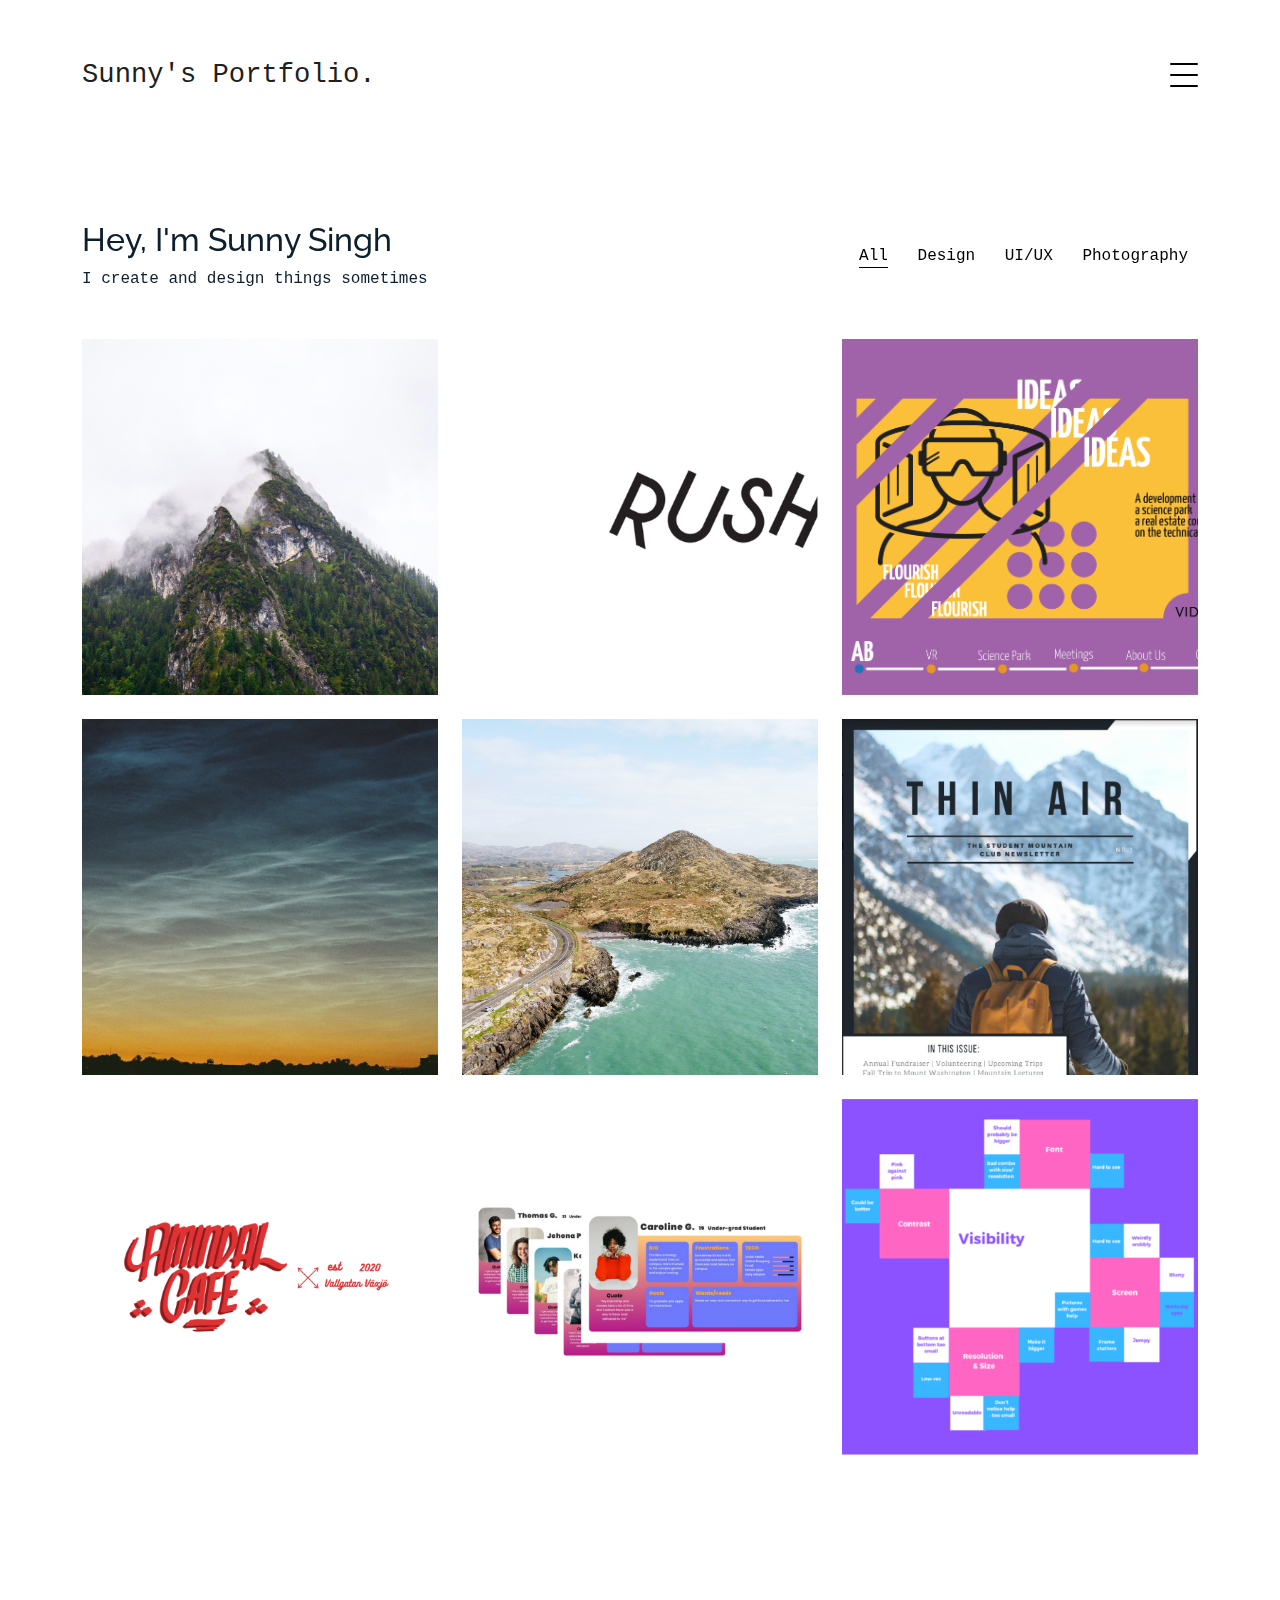
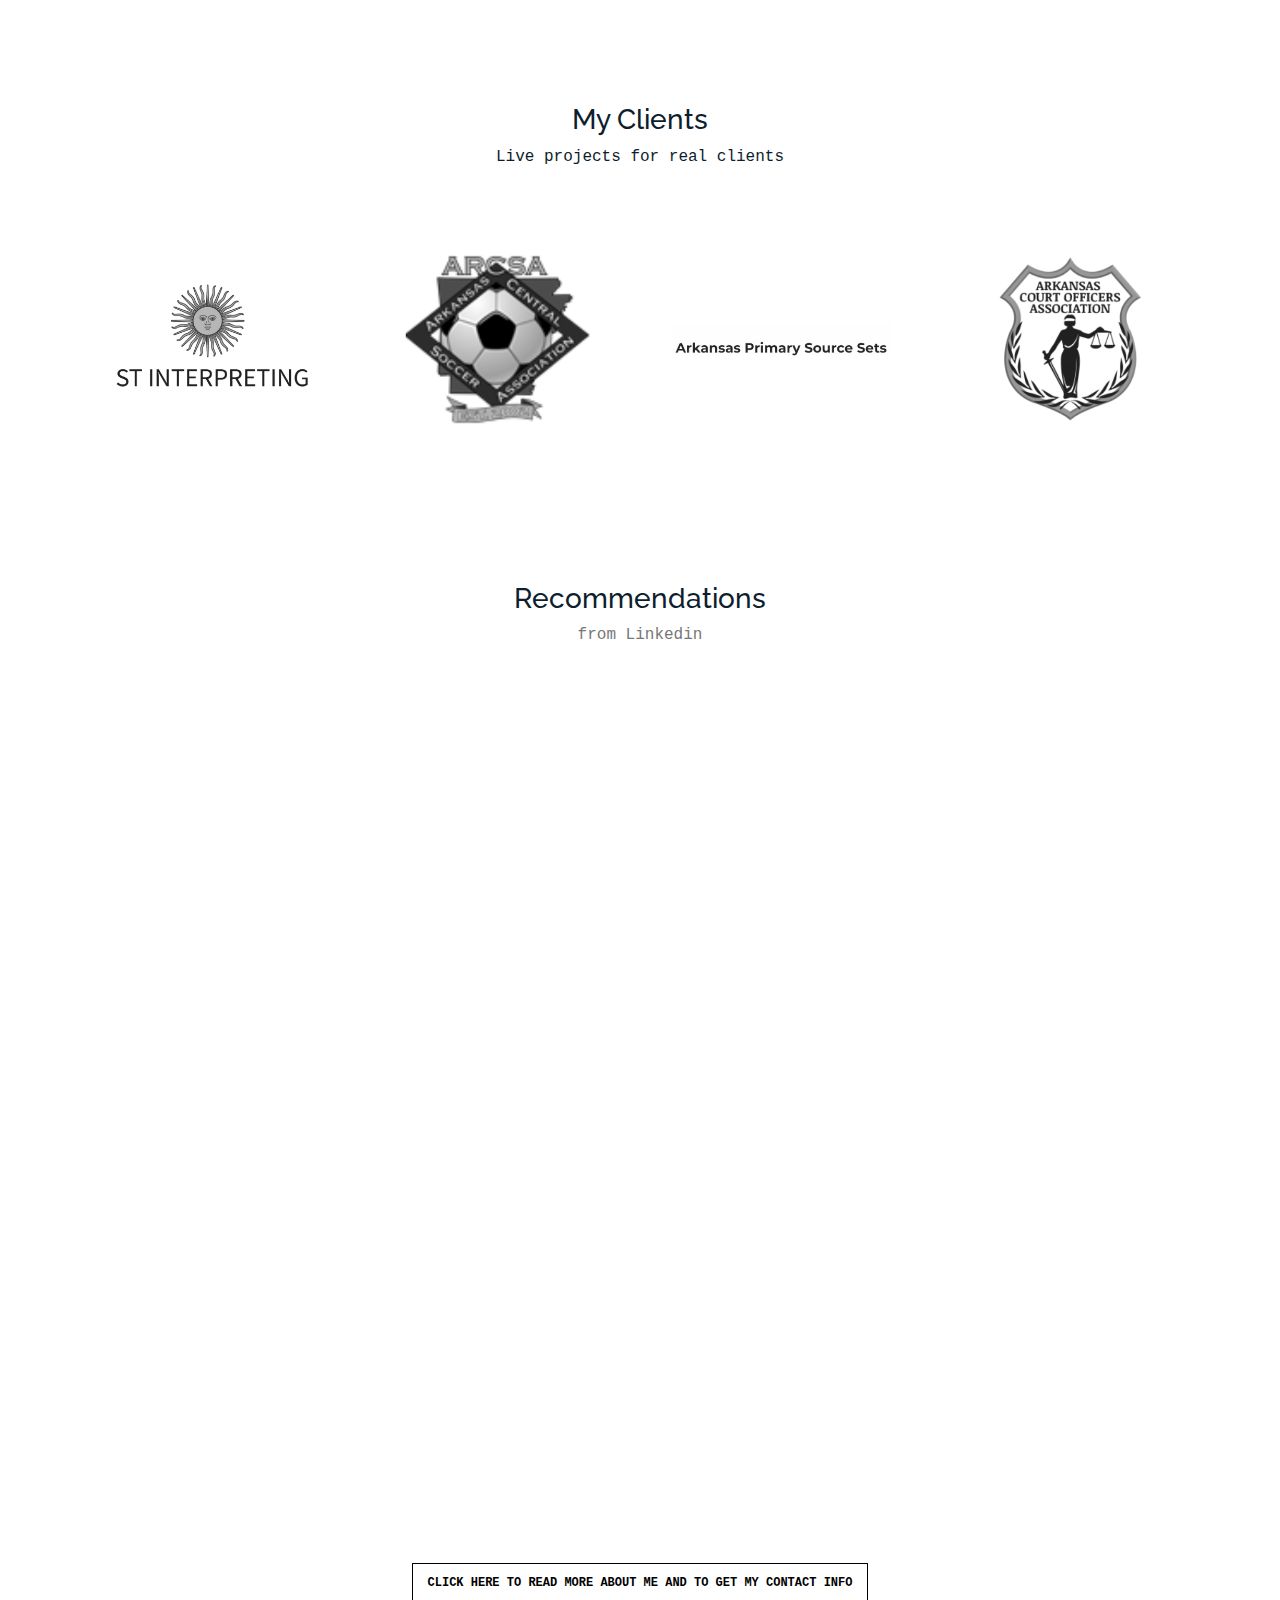
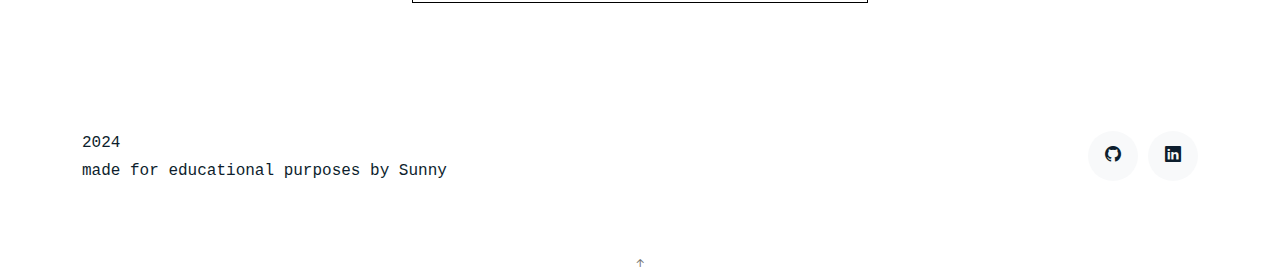
<file: index.html>
<!DOCTYPE html>
<html lang="en">

<head>
    <meta charset="utf-8">
    <meta content="width=device-width, initial-scale=1.0" name="viewport">

    <title>Sunny Singh's Portfolio</title>
    <meta content="" name="description">
    <meta content="" name="keywords">

    <!-- Favicons -->
    <link href="assets/img/favicon.png" rel="icon">
    <link href="assets/img/favicon.png" rel="apple-touch-icon">

    <!-- Google Fonts -->
    <link href="https://fonts.googleapis.com/css?family=https://fonts.googleapis.com/css?family=Inconsolata:400,500,600,700|Raleway:400,400i,500,500i,600,600i,700,700i" rel="stylesheet">

    <!-- Vendor CSS Files -->
    <link href="assets/vendor/aos/aos.css" rel="stylesheet">
    <link href="assets/vendor/bootstrap/css/bootstrap.min.css" rel="stylesheet">
    <link href="assets/vendor/bootstrap-icons/bootstrap-icons.css" rel="stylesheet">
    <link href="assets/vendor/swiper/swiper-bundle.min.css" rel="stylesheet">

    <!-- Template Main CSS File -->
    <link href="assets/css/style.css" rel="stylesheet">

    <!-- =======================================================
  * Template Name: MyPortfolio - v4.10.0
  ======================================================== -->
</head>

<body>

    <!-- ======= Navbar ======= -->
    <div class="collapse navbar-collapse custom-navmenu" id="main-navbar">
        <div class="container py-2 py-md-5">
            <div class="row align-items-start">
                <div class="col-md-2">
                    <ul class="custom-menu">
                        <li class="active"><a href="index.html">Home</a></li>
                        <li><a href="about.html">About Me &amp; Contact</a></li>
                        <li><a href="works.html">Works</a></li>
                    </ul>
                </div>
                <div class="col-md-6 d-none d-md-block  mr-auto">
                    <div class="tweet d-flex">
                        <span class="bi bi-linkedin text-white mt-2 mr-3"></span>
                        <div>
                            <p><em>Lets connect!<br> <a target="_blank" href="https://www.linkedin.com/in/sunnyhsingh/">Click here to go to my Linkedin</a></em></p>
                        </div>
                    </div>
                </div>
                <div class="col-md-4 d-none d-md-block">
                    <h3>Hire Me</h3>
                    <p>I'm actively looking for UI/UX related roles<br> <a href="#">sunnysingh9131@gmail.com</a></p>
                </div>
            </div>

        </div>
    </div>

    <nav class="navbar navbar-light custom-navbar">
        <div class="container">
            <a class="navbar-brand" href="index.html">Sunny's Portfolio.</a>
            <a href="#" class="burger" data-bs-toggle="collapse" data-bs-target="#main-navbar">
                <span></span>
            </a>
        </div>
    </nav>

    <main id="main">

        <!-- ======= Works Section ======= -->
        <section class="section site-portfolio">
            <div class="container">
                <div class="row mb-5 align-items-center">
                    <div class="col-md-12 col-lg-6 mb-4 mb-lg-0" data-aos="fade-up">
                        <h2>Hey, I'm Sunny Singh</h2>
                        <p class="mb-0">I create and design things sometimes</p>
                    </div>
                    <div class="col-md-12 col-lg-6 text-start text-lg-end" data-aos="fade-up" data-aos-delay="100">
                        <div id="filters" class="filters">
                            <a href="#" data-filter="*" class="active">All</a>
                            <a href="#" data-filter=".design">Design</a>
                            <a href="#" data-filter=".uiux">UI/UX</a>
                            <a href="#" data-filter=".photography">Photography</a>
                        </div>
                    </div>
                </div>
                <div id="portfolio-grid" class="row no-gutter" data-aos="fade-up" data-aos-delay="200">
                    <div class="item photography col-sm-6 col-md-4 col-lg-4 mb-4">
                        <a href="photography-dslr.html" class="item-wrap fancybox">
                            <div class="work-info">
                                <h3>DSLR</h3>
                                <span>Photography</span>
                            </div>
                            <img class="img-fluid" src="assets/img/DSLR.png">
                        </a>
                    </div>
                    <div class="item design col-sm-6 col-md-4 col-lg-4 mb-4">
                        <a href="typography.html" class="item-wrap fancybox">
                            <div class="work-info">
                                <h3>Typography</h3>
                                <span>Design</span>
                            </div>
                            <img class="img-fluid" src="assets/img/TypographyEx.png">
                        </a>
                    </div>
                    <div class="item design col-sm-6 col-md-4 col-lg-4 mb-4">
                        <a href="web-designs.html" class="item-wrap fancybox">
                            <div class="work-info">
                                <h3>Web Designs</h3>
                                <span>Design</span>
                            </div>
                            <img class="img-fluid" src="assets/img/WebDesignThumbnail.png">
                        </a>
                    </div>
                    <div class="item photography col-sm-6 col-md-4 col-lg-4 mb-4">
                        <a href="photography-35mm.html" class="item-wrap fancybox">
                            <div class="work-info">
                                <h3>35 MM</h3>
                                <span>Photography</span>
                            </div>
                            <img class="img-fluid" src="assets/img/35mm.png">
                        </a>
                    </div>
                    <div class="item photography col-sm-6 col-md-4 col-lg-4 mb-4">
                        <a href="aerial.html" class="item-wrap fancybox">
                            <div class="work-info">
                                <h3>Aerial</h3>
                                <span>Photography</span>
                            </div>
                            <img class="img-fluid" src="assets/img/Aerial/ThumbnailAerial.JPG">
                        </a>
                    </div>
                    <div class="item design col-sm-6 col-md-4 col-lg-4 mb-4">
                        <a href="document-design.html" class="item-wrap fancybox">
                            <div class="work-info">
                                <h3>Document Design</h3>
                                <span>Design</span>
                            </div>
                            <img class="img-fluid" src="assets/img/DocDesignEx.png">
                        </a>
                    </div>
                    <div class="item design col-sm-6 col-md-4 col-lg-4 mb-4">
                        <a href="logo-design.html" class="item-wrap fancybox">
                            <div class="work-info">
                                <h3>Logo Design</h3>
                                <span>Design</span>
                            </div>
                            <img class="img-fluid" src="assets/img/logoExample.png">
                        </a>
                    </div>
                    <div class="item uiux col-sm-6 col-md-4 col-lg-4 mb-4">
                        <a href="uiux.html" class="item-wrap fancybox">
                            <div class="work-info">
                                <h3>Case Study</h3>
                                <span>UI/UX</span>
                            </div>
                            <img class="img-fluid" src="assets/img/CaseStudy.png">
                        </a>
                    </div>
                    <div class="item uiux col-sm-6 col-md-4 col-lg-4 mb-4">
                        <a href="uiux.html" class="item-wrap fancybox">
                            <div class="work-info">
                                <h3>Usability Test</h3>
                                <span>UI/UX</span>
                            </div>
                            <img class="img-fluid" src="assets/img/UsabilityTest.png">
                        </a>
                    </div>
                </div>
            </div>

        </section><!-- End  Works Section -->

        <!-- ======= Clients Section ======= -->
        <section class="section">
            <div class="container">
                <div class="row justify-content-center text-center mb-4">
                    <div class="col-6">
                        <h3 class="h3 heading">My Clients</h3>
                        <p>Live projects for real clients</p>
                    </div>
                </div>
                <div class="row">
                    <div id="clientSection" class="col-4 col-sm-4 col-md-3">
                        <a href="https://www.stinterpreting.com/" target="_blank" class="client-logo"><img src="assets/img/ST.png" alt="Image" class="img-fluid"></a>
                    </div>
                    <div id="clientSection" class="col-4 col-sm-4 col-md-3">
                        <a href="https://arcsa.co/" target="_blank" class="client-logo"><img src="assets/img/ARCSA.png" alt="Image" class="img-fluid"></a>
                    </div>
                    <div id="clientSection" class="col-4 col-sm-4 col-md-3">
                        <a href="https://ualrexhibits.org/primarysources/" target="_blank" class="client-logo"><img src="assets/img/APSS.png" alt="Image" class="img-fluid"></a>
                    </div>
                    <div id="clientSection" class="col-4 col-sm-4 col-md-3">
                        <a href="https://arkansascourtofficersassociation.com/" target="_blank" class="client-logo"><img src="assets/img/ACOA.png" alt="Image" class="img-fluid"></a>
                    </div>
                </div>
            </div>
        </section><!-- End Clients Section -->

        <!-- ======= Testimonials Section ======= -->
        <section class="section pt-0">
            <div class="container">
                <div class="row justify-content-center text-center mb-4">
                    <div class="col-5">
                        <h3 class="h3 heading">Recommendations</h3>
                        <a href="https://www.linkedin.com/in/sunnyhsingh/">from Linkedin</a>
                    </div>
                </div>

                <div class="testimonials-slider swiper" data-aos="fade-up" data-aos-delay="100">
                    <div class="swiper-wrapper">

                        <div class="swiper-slide">
                            <div class="testimonial-wrap">
                                <div class="testimonial">
                                    <img src="assets/img/suha.jpg" alt="Image" class="img-fluid">
                                    <blockquote>
                                        <p>Through his blend of interpersonal and Technical skills Sunny adds value to
                                            every team he works with. Learn &amp; Be Curios, Dive Deep and Ownership are
                                            some of Sunny’s superpowers allowing him to quickly learn new things,
                                            identify gaps, gain team buy in and drive results. Sunny is a Rock Star team
                                            player and leader that succeeds in anything he puts his mind to!</p>
                                    </blockquote>
                                    <p>&mdash; Suha Abunijmeh (Amazon)</p>
                                </div>
                            </div>
                        </div><!-- End testimonial item -->

                        <div class="swiper-slide">
                            <div class="testimonial-wrap">
                                <div class="testimonial">
                                    <img src="assets/img/Theo.jpg" alt="Image" class="img-fluid">
                                    <blockquote>
                                        <p>Sunny is an extremely talented and hardworking manager. He was consistently
                                            able to seamlessly integrate the people and robotics sides of his role to
                                            further the quality goals of the department. His knowledge allowed him to
                                            effectively deep dive the unique problems sets associated with the automated
                                            nature of the Amazon fulfillment process. At the same time his great
                                            interpersonal skills allowed him to build solid relationships with a diverse
                                            group of Amazon Associates across multiple shifts. I recommend Sunny for any
                                            position where a combination of technical and interpersonal skills are
                                            sought after.</p>
                                    </blockquote>
                                    <p>&mdash; Theo Williams (Amazon)</p>
                                </div>
                            </div>
                        </div><!-- End testimonial item -->

                        <div class="swiper-slide">
                            <div class="testimonial-wrap">
                                <div class="testimonial">
                                    <img src="assets/img/Anna.jpg" alt="Image" class="img-fluid">
                                    <blockquote>
                                        <p>Sunny was part of a small group of students who did a practical job for me in
                                            the digital design course. Sunny did a very good job with a clean and
                                            attractive web design for Videum. I will most likely take great inspiration
                                            from it as we work out a new layout in the future.</p>
                                    </blockquote>
                                    <p>&mdash; Anna Joanzon (Vaxjo Linnaeus Science Park)</p>
                                </div>
                            </div>
                        </div><!-- End testimonial item -->

                        <div class="swiper-slide">
                            <div class="testimonial-wrap">
                                <div class="testimonial">
                                    <img src="assets/img/Jeff.jpg" alt="Image" class="img-fluid">
                                    <blockquote>
                                        <p>Sunny has been an exceptional asset for Fund for Arkansas' Future. He has a
                                            unique blend of technical talent (which allowed him to assess the technical
                                            capabilities of companies applying to our fund for capital) and
                                            interpersonal skills (working with high-net worth investors and company
                                            founders) that made him highly effective for us. And when combined with a
                                            strong work ethic and delivering a high-quality work product that was always
                                            on time, I just can't say enough about him. He'll be a fantastic asset for
                                            any organization he joins!</p>
                                    </blockquote>
                                    <p>&mdash; Jeff Stinson (Fund for Arkansas' Future)</p>
                                </div>
                            </div>
                        </div><!-- End testimonial item -->

                        <div class="swiper-slide">
                            <div class="testimonial-wrap">
                                <div class="testimonial">
                                    <img src="assets/img/Ian.jpg" alt="Image" class="img-fluid">
                                    <blockquote>
                                        <p>Sunny is an individual that is sure to add great benefit to any team he is a
                                            part of. He continually brings forth a great attitude along with an
                                            impressive work ethic. </p>
                                    </blockquote>
                                    <p>&mdash; Ian Mohorn (Dale Carnegie)</p>
                                </div>
                            </div>
                        </div><!-- End testimonial item -->

                        <div class="swiper-slide">
                            <div class="testimonial-wrap">
                                <div class="testimonial">
                                    <img src="assets/img/Amy.jpg" alt="Image" class="img-fluid">
                                    <blockquote>
                                        <p>I enjoyed managing Sunny as an EIT Ambassador. In the role, he acted as a
                                            mentor, tutor, and student ambassador to our college. Sunny is, to date,
                                            absolutely the best mentor to students that I’ve had the pleasure of
                                            managing. I never had to worry whether or not he was checking in with those
                                            that he was responsible for mentoring. I had several students request to be
                                            moved to his group! Sunny was always willing to help where I needed it and
                                            would usually be the first to volunteer. In addition, he is a pleasure to be
                                            around and always has a smile on his face. </p>
                                    </blockquote>
                                    <p>&mdash; Amy Frets (University of Arkansas at Little Rock)</p>
                                </div>
                            </div>
                        </div><!-- End testimonial item -->

                    </div>
                    <div class="swiper-pagination"></div>
                </div>

            </div>
        </section><!-- End Testimonials Section -->

        <section class="section pt-0">
            <div class="text-center">
                <p><a target="_blank" href="about.html" class="readmore">Click here to read more about me and to get my
                        contact info</a></p>
            </div>
        </section>
    </main><!-- End #main -->

    <!-- ======= Footer ======= -->
    <footer class="footer" role="contentinfo">
        <div class="container">
            <div class="row">
                <div class="col-sm-6">
                    <p class="mb-1">2024</p>
                    <!--
            I used a bootstrap setup from https://bootstrapmade.com/buy/?theme=MyPortfolio
          -->
                    made for educational purposes by Sunny

                </div>
                <div class="col-sm-6 social text-md-end">
                    <a target="_blank" href="https://github.com/sunnyengineer/"><span class="bi bi-github"></span></a>
                    <a target="_blank" href="https://www.linkedin.com/in/sunnyhsingh/"><span class="bi bi-linkedin"></span></a>
                </div>
            </div>
        </div>
    </footer>

    <a href="#" class="back-to-top d-flex align-items-center justify-content-center"><i class="bi bi-arrow-up-short"></i></a>

    <!-- Vendor JS Files -->
    <script src="assets/vendor/aos/aos.js"></script>
    <script src="assets/vendor/bootstrap/js/bootstrap.bundle.min.js"></script>
    <script src="assets/vendor/isotope-layout/isotope.pkgd.min.js"></script>
    <script src="assets/vendor/swiper/swiper-bundle.min.js"></script>
    <script src="assets/vendor/php-email-form/validate.js"></script>

    <!-- Template Main JS File -->
    <script src="assets/js/main.js"></script>

</body></html>
</file>
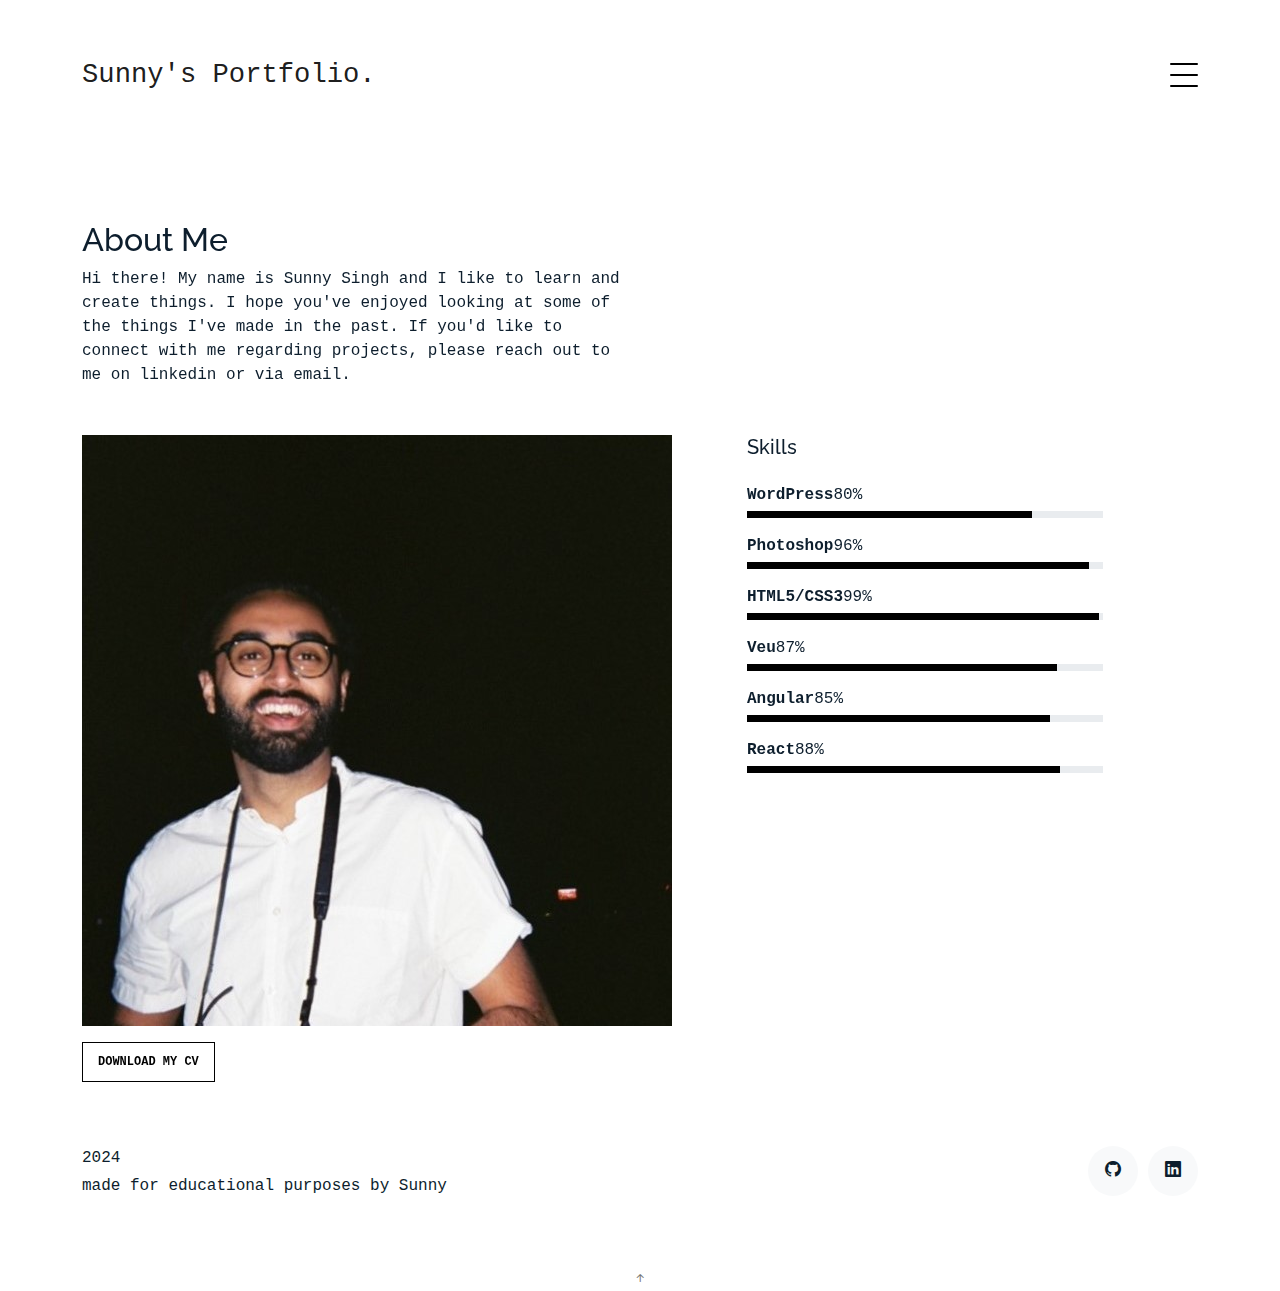
<file: about.html>
<!DOCTYPE html>
<html lang="en">

<head>
  <meta charset="utf-8">
  <meta content="width=device-width, initial-scale=1.0" name="viewport">

  <title>Sunny Singh's Portfolio</title>
  <meta content="" name="description">
  <meta content="" name="keywords">

  <!-- Favicons -->
  <link href="assets/img/favicon.png" rel="icon">
  <link href="assets/img/favicon.png" rel="apple-touch-icon">

  <!-- Google Fonts -->
  <link
    href="https://fonts.googleapis.com/css?family=https://fonts.googleapis.com/css?family=Inconsolata:400,500,600,700|Raleway:400,400i,500,500i,600,600i,700,700i"
    rel="stylesheet">

  <!-- Vendor CSS Files -->
  <link href="assets/vendor/aos/aos.css" rel="stylesheet">
  <link href="assets/vendor/bootstrap/css/bootstrap.min.css" rel="stylesheet">
  <link href="assets/vendor/bootstrap-icons/bootstrap-icons.css" rel="stylesheet">
  <link href="assets/vendor/swiper/swiper-bundle.min.css" rel="stylesheet">

  <!-- Template Main CSS File -->
  <link href="assets/css/style.css" rel="stylesheet">

  <!-- =======================================================
  * Template Name: MyPortfolio - v4.10.0
  ======================================================== -->
</head>

<body>

  <!-- ======= Navbar ======= -->
  <div class="collapse navbar-collapse custom-navmenu" id="main-navbar">
    <div class="container py-2 py-md-5">
      <div class="row align-items-start">
        <div class="col-md-2">
          <ul class="custom-menu">
            <li class="active"><a href="index.html">Home</a></li>
            <li><a href="about.html">About Me &amp; Contact</a></li>
            <li><a href="works.html">Works</a></li>
          </ul>
        </div>
        <div class="col-md-6 d-none d-md-block  mr-auto">
          <div class="tweet d-flex">
            <span class="bi bi-linkedin text-white mt-2 mr-3"></span>
            <div>
              <p><em>Lets connect!<br> <a target="_blank" href="https://www.linkedin.com/in/sunnyhsingh/">Click here to
                    go to my Linkedin</a></em></p>
            </div>
          </div>
        </div>
        <div class="col-md-4 d-none d-md-block">
          <h3>Hire Me</h3>
          <p>I'm actively looking for UI/UX related roles<br> <a href="#">sunnysingh9131@gmail.com</a></p>
        </div>
      </div>

    </div>
  </div>

  <nav class="navbar navbar-light custom-navbar">
    <div class="container">
      <a class="navbar-brand" href="index.html">Sunny's Portfolio.</a>
      <a href="#" class="burger" data-bs-toggle="collapse" data-bs-target="#main-navbar">
        <span></span>
      </a>
    </div>
  </nav>

  <main id="main">

    <!-- ======= Section ======= -->

    <section class="section pb-5">
      <div class="container">
        <div class="row mb-5 align-items-end">
          <div class="col-md-6" data-aos="fade-up">

            <h2>About Me</h2>
            <p class="mb-0">Hi there! My name is Sunny Singh and I like to learn and create things. I hope you've
              enjoyed looking at some of the things I've made in the past. If you'd like to connect with me regarding
              projects, please reach out to me on linkedin or via email. </p>
          </div>

        </div>

        <div class="row">
          <div class="col-md-4 ml-auto order-2" data-aos="fade-up">
            <h3 class="h3 mb-4">Skills</h3>
            <ul class="list-unstyled">
              <li class="mb-3">
                <div class="d-flex mb-1">
                  <strong>WordPress</strong>
                  <span class="ml-auto">80%</span>
                </div>
                <div class="progress custom-progress">
                  <div class="progress-bar" role="progressbar" style="width: 80%" aria-valuenow="80" aria-valuemin="0"
                    aria-valuemax="100"></div>
                </div>
              </li>
              <li class="mb-3">
                <div class="d-flex mb-1">
                  <strong>Photoshop</strong>
                  <span class="ml-auto">96%</span>
                </div>
                <div class="progress custom-progress">
                  <div class="progress-bar" role="progressbar" style="width: 96%" aria-valuenow="96" aria-valuemin="0"
                    aria-valuemax="100"></div>
                </div>
              </li>
              <li class="mb-3">
                <div class="d-flex mb-1">
                  <strong>HTML5/CSS3</strong>
                  <span class="ml-auto">99%</span>
                </div>
                <div class="progress custom-progress">
                  <div class="progress-bar" role="progressbar" style="width: 99%" aria-valuenow="99" aria-valuemin="0"
                    aria-valuemax="100"></div>
                </div>
              </li>
              <li class="mb-3">
                <div class="d-flex mb-1">
                  <strong>Veu</strong>
                  <span class="ml-auto">87%</span>
                </div>
                <div class="progress custom-progress">
                  <div class="progress-bar" role="progressbar" style="width: 87%" aria-valuenow="87" aria-valuemin="0"
                    aria-valuemax="100"></div>
                </div>
              </li>
              <li class="mb-3">
                <div class="d-flex mb-1">
                  <strong>Angular</strong>
                  <span class="ml-auto">85%</span>
                </div>
                <div class="progress custom-progress">
                  <div class="progress-bar" role="progressbar" style="width: 85%" aria-valuenow="85" aria-valuemin="0"
                    aria-valuemax="100"></div>
                </div>
              </li>
              <li class="mb-3">
                <div class="d-flex mb-1">
                  <strong>React</strong>
                  <span class="ml-auto">88%</span>
                </div>
                <div class="progress custom-progress">
                  <div class="progress-bar" role="progressbar" style="width: 88%" aria-valuenow="88" aria-valuemin="0"
                    aria-valuemax="100"></div>
                </div>
              </li>
            </ul>
          </div>

          <div class="col-md-7 mb-5 mb-md-0" data-aos="fade-up">
            <p><img src="assets/img/sunny.jpg" alt="Image" class="img-fluid"></p>
            
            <p><a target="_blank" href="assets/CVJune24.pdf" class="readmore">Download my CV</a></p>
          </div>

        </div>

      </div>

    </section>

  </main><!-- End #main -->

  <!-- ======= Footer ======= -->
  <footer class="footer" role="contentinfo">
    <div class="container">
      <div class="row">
        <div class="col-sm-6">
          <p class="mb-1">2024</p>
          <!--
          I used a bootstrap setup from https://bootstrapmade.com/buy/?theme=MyPortfolio
        -->
          made for educational purposes by Sunny

        </div>
        <div class="col-sm-6 social text-md-end">
          <a target="_blank" href="https://github.com/sunnyengineer/"><span class="bi bi-github"></span></a>
          <a target="_blank" href="https://www.linkedin.com/in/sunnyhsingh/"><span class="bi bi-linkedin"></span></a>
        </div>
      </div>
    </div>
  </footer>

  <a href="#" class="back-to-top d-flex align-items-center justify-content-center"><i
      class="bi bi-arrow-up-short"></i></a>

  <!-- Vendor JS Files -->
  <script src="assets/vendor/aos/aos.js"></script>
  <script src="assets/vendor/bootstrap/js/bootstrap.bundle.min.js"></script>
  <script src="assets/vendor/isotope-layout/isotope.pkgd.min.js"></script>
  <script src="assets/vendor/swiper/swiper-bundle.min.js"></script>
  <script src="assets/vendor/php-email-form/validate.js"></script>

  <!-- Template Main JS File -->
  <script src="assets/js/main.js"></script>

</body>

</html>
</file>
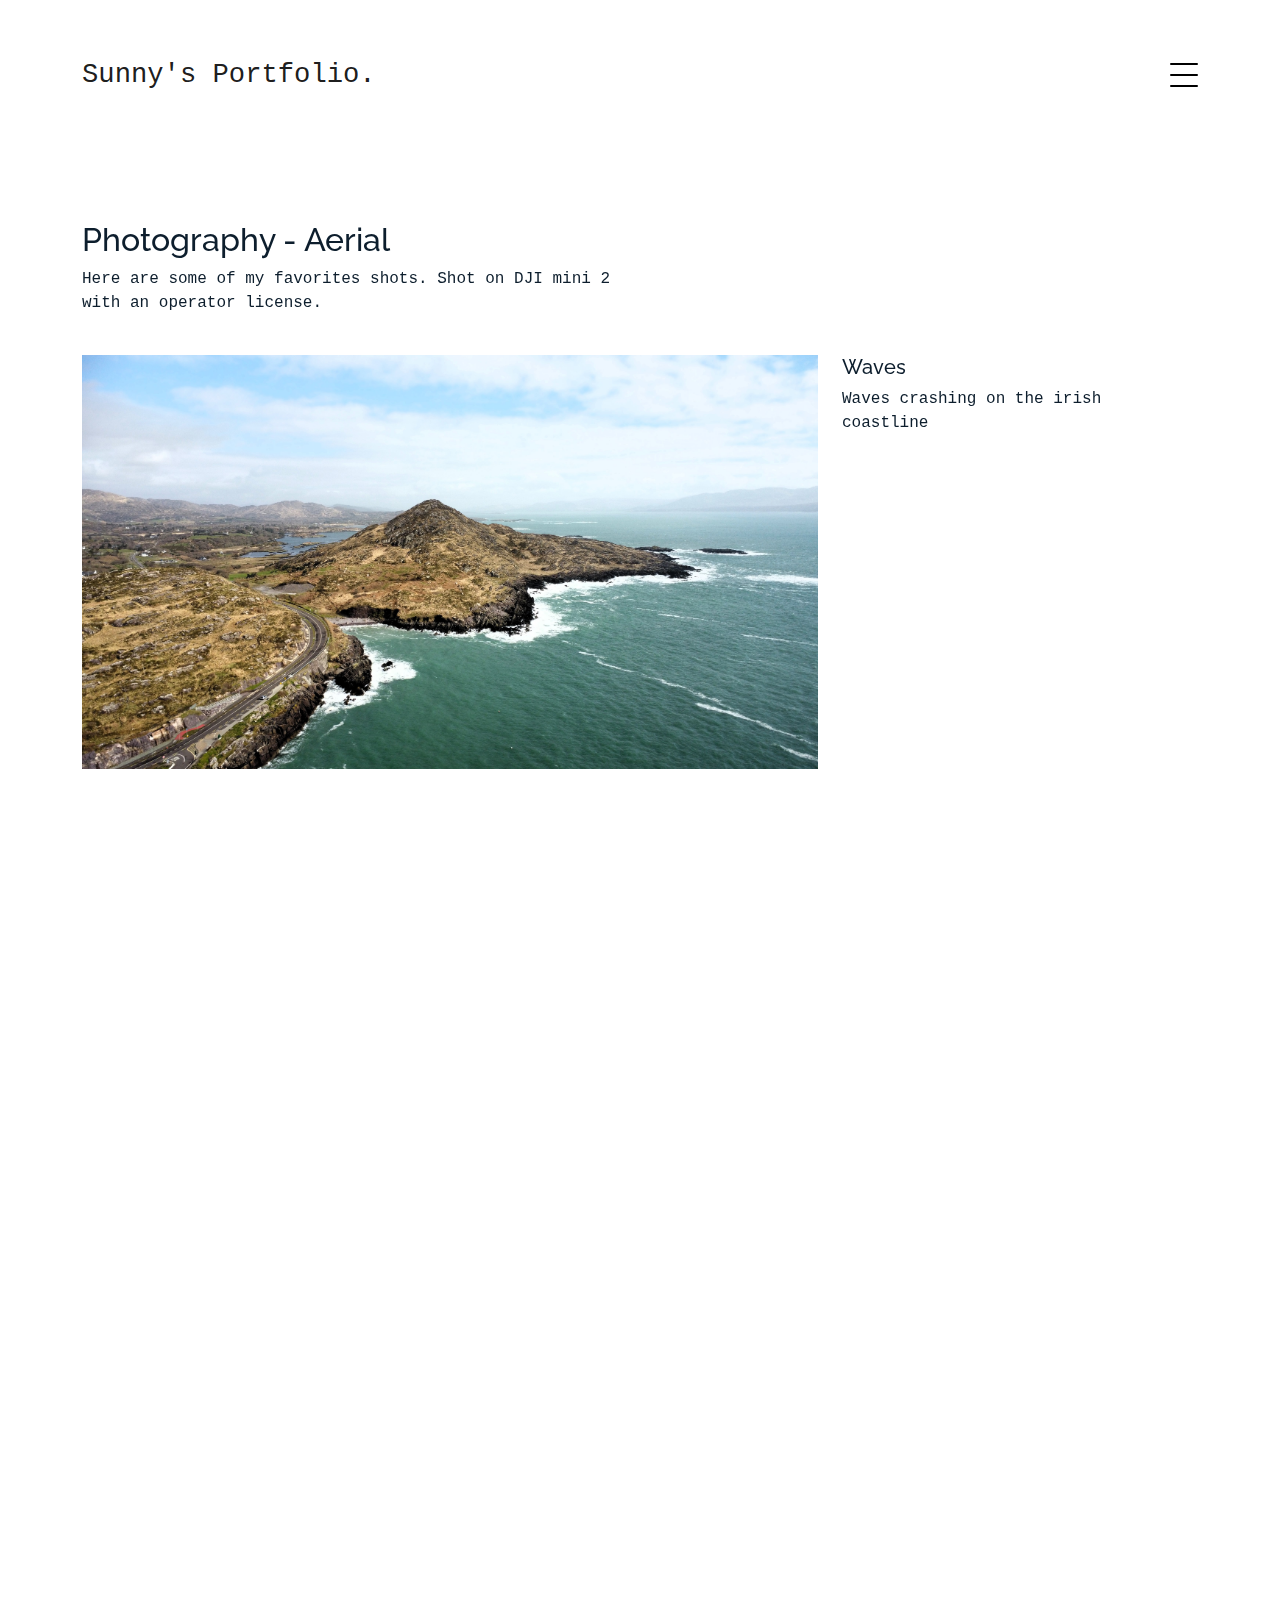
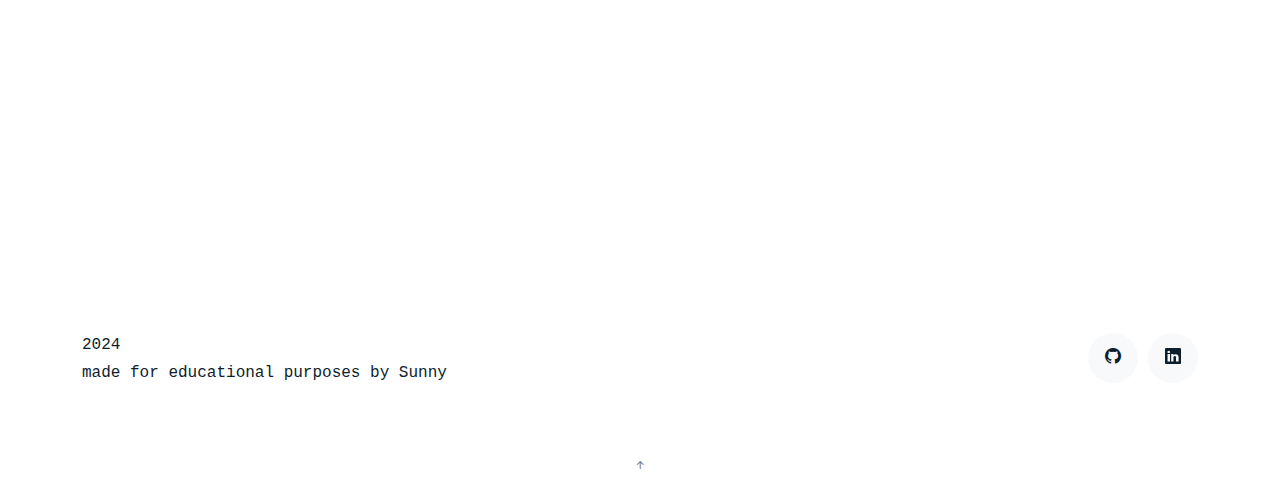
<file: aerial.html>
<!DOCTYPE html>
<html lang="en">

<head>
    <meta charset="utf-8">
    <meta content="width=device-width, initial-scale=1.0" name="viewport">

    <title>Sunny Singh's Portfolio</title>
    <meta content="" name="description">
    <meta content="" name="keywords">

    <!-- Favicons -->
    <link href="assets/img/favicon.png" rel="icon">
    <link href="assets/img/favicon.png" rel="apple-touch-icon">

    <!-- Google Fonts -->
    <link
        href="https://fonts.googleapis.com/css?family=https://fonts.googleapis.com/css?family=Inconsolata:400,500,600,700|Raleway:400,400i,500,500i,600,600i,700,700i"
        rel="stylesheet">

    <!-- Vendor CSS Files -->
    <link href="assets/vendor/aos/aos.css" rel="stylesheet">
    <link href="assets/vendor/bootstrap/css/bootstrap.min.css" rel="stylesheet">
    <link href="assets/vendor/bootstrap-icons/bootstrap-icons.css" rel="stylesheet">
    <link href="assets/vendor/swiper/swiper-bundle.min.css" rel="stylesheet">

    <!-- Template Main CSS File -->
    <link href="assets/css/style.css" rel="stylesheet">

    <!-- =======================================================
  * Template Name: MyPortfolio - v4.10.0
  ======================================================== -->
</head>

<body>

    <!-- ======= Navbar ======= -->
    <div class="collapse navbar-collapse custom-navmenu" id="main-navbar">
        <div class="container py-2 py-md-5">
            <div class="row align-items-start">
                <div class="col-md-2">
                    <ul class="custom-menu">
                        <li class="active"><a href="index.html">Home</a></li>
                        <li><a href="about.html">About Me &amp; Contact</a></li>
                        <li><a href="works.html">Works</a></li>
                    </ul>
                </div>
                <div class="col-md-6 d-none d-md-block  mr-auto">
                    <div class="tweet d-flex">
                        <span class="bi bi-linkedin text-white mt-2 mr-3"></span>
                        <div>
                            <p><em>Lets connect!<br> <a target="_blank"
                                        href="https://www.linkedin.com/in/sunnyhsingh/">Click here to go to my
                                        Linkedin</a></em></p>
                        </div>
                    </div>
                </div>
                <div class="col-md-4 d-none d-md-block">
                    <h3>Hire Me</h3>
                    <p>I'm actively looking for UI/UX related roles<br> <a href="#">sunnysingh9131@gmail.com</a></p>
                </div>
            </div>

        </div>
    </div>

    <nav class="navbar navbar-light custom-navbar">
        <div class="container">
            <a class="navbar-brand" href="index.html">Sunny's Portfolio.</a>
            <a href="#" class="burger" data-bs-toggle="collapse" data-bs-target="#main-navbar">
                <span></span>
            </a>
        </div>
    </nav>

    <main id="main">

        <!-- ======= Section ======= -->
        <section class="section">
            <div class="container">
                <div class="row mb-4 align-items-center">
                    <div class="col-md-6" data-aos="fade-up">
                        <h2>Photography - Aerial</h2>
                        <p>Here are some of my favorites shots. Shot on DJI mini 2 with an operator license. </p>
                    </div>
                </div>
            </div>

            <div class="site-section pb-0">
                <div class="container">
                    <div class="row align-items-stretch">
                        <div class="col-md-8" data-aos="fade-up">
                            <img src="assets/img/Aerial/Ireland1.JPG" alt="Image" class="img-fluid">
                        </div>
                        <div class="col-md-3 ml-auto" data-aos="fade-up" data-aos-delay="100">
                            <div class="sticky-content">
                                <h3 class="h3">Waves</h3>
                                <div class="mb-5">
                                    <p>Waves crashing on the irish coastline</p>

                                </div>
                            </div>
                        </div>
                    </div>
                </div>

                <div class="row mb-4 align-items-center">
                    <div class="col-md-6" data-aos="fade-up">

                    </div>
                </div>

                <div class="container">
                    <div class="row align-items-stretch">
                        <div class="col-md-8" data-aos="fade-up">
                            <img src="assets/img/Aerial/madison1.JPG" alt="Image" class="img-fluid">
                        </div>
                        <div class="col-md-3 ml-auto" data-aos="fade-up" data-aos-delay="100">
                            <div class="sticky-content">
                                <h3 class="h3">Calmn</h3>
                                <div class="mb-5">
                                    <p>Madison Wisconsin on a warm summer day</p>

                                </div>
                            </div>
                        </div>
                    </div>
                </div>

                <div class="row mb-4 align-items-center">
                    <div class="col-md-6" data-aos="fade-up">

                    </div>
                </div>

                <div class="container">
                    <div class="row align-items-stretch">
                        <div class="col-md-8" data-aos="fade-up">
                            <img src="assets/img/Aerial/chicago10.JPG" alt="Image" class="img-fluid">
                        </div>
                        <div class="col-md-3 ml-auto" data-aos="fade-up" data-aos-delay="100">
                            <div class="sticky-content">
                                <h3 class="h3">Wave breakers</h3>
                                <div class="mb-5">
                                    <p>Unique breakwater formations in Lake Michigan</p>

                                </div>
                            </div>
                        </div>
                    </div>
                </div>

                <div class="row mb-4 align-items-center">
                    <div class="col-md-6" data-aos="fade-up">

                    </div>
                </div>

                <div class="container">
                    <div class="row align-items-stretch">
                        <div class="col-md-8" data-aos="fade-up">
                            <img src="assets/img/Aerial/chicago9.JPG" alt="Image" class="img-fluid">
                        </div>
                        <div class="col-md-3 ml-auto" data-aos="fade-up" data-aos-delay="100">
                            <div class="sticky-content">
                                <h3 class="h3">End of day</h3>

                                <div class="mb-5">
                                    <p>Sun going down during midsummer in Chicago</p>

                                </div>
                            </div>
                        </div>
                    </div>
                </div>

                <div class="row mb-4 align-items-center">
                    <div class="col-md-6" data-aos="fade-up">

                    </div>
                </div>

                <div class="container">
                    <div class="row align-items-stretch">
                        <div class="col-md-8" data-aos="fade-up">
                            <img src="assets/img/Aerial/chicago8.JPG" alt="Image" class="img-fluid">
                        </div>
                        <div class="col-md-3 ml-auto" data-aos="fade-up" data-aos-delay="100">
                            <div class="sticky-content">
                                <h3 class="h3">Gridded city</h3>
                                <div class="mb-5">
                                    <p>ChicagoHenge takes place for the spring and fall equinoxes every year</p>

                                </div>
                            </div>
                        </div>
                    </div>
                </div>

                <div class="row mb-4 align-items-center">
                    <div class="col-md-6" data-aos="fade-up">

                    </div>
                </div>

                <div class="container">
                    <div class="row align-items-stretch">
                        <div class="col-md-8" data-aos="fade-up">
                            <img src="assets/img/Aerial/chicago7.JPG" alt="Image" class="img-fluid">
                        </div>
                        <div class="col-md-3 ml-auto" data-aos="fade-up" data-aos-delay="100">
                            <div class="sticky-content">
                                <h3 class="h3">Lakeshore Drive</h3>

                                <div class="mb-5">
                                    <p>Beautiful road with skyline and lake views</p>

                                </div>
                            </div>
                        </div>
                    </div>
                </div>

                <div class="row mb-4 align-items-center">
                    <div class="col-md-6" data-aos="fade-up">

                    </div>
                </div>

                <div class="container">
                    <div class="row align-items-stretch">
                        <div class="col-md-8" data-aos="fade-up">
                            <img src="assets/img/Aerial/chicago6.JPG" alt="Image" class="img-fluid">
                        </div>
                        <div class="col-md-3 ml-auto" data-aos="fade-up" data-aos-delay="100">
                            <div class="sticky-content">
                                <h3 class="h3">Lincoln Park</h3>

                                <div class="mb-5">
                                    <p>Lungs of the city</p>

                                </div>
                            </div>
                        </div>
                    </div>
                </div>

                <div class="row mb-4 align-items-center">
                    <div class="col-md-6" data-aos="fade-up">

                    </div>
                </div>

            </div>
        </section>

    </main><!-- End #main -->

    <!-- ======= Footer ======= -->
    <footer class="footer" role="contentinfo">
        <div class="container">
            <div class="row">
                <div class="col-sm-6">
                    <p class="mb-1">2024</p>
                    <!--
            I used a bootstrap setup from https://bootstrapmade.com/buy/?theme=MyPortfolio
          -->
                    made for educational purposes by Sunny

                </div>
                <div class="col-sm-6 social text-md-end">
                    <a target="_blank" href="https://github.com/sunnyengineer/"><span class="bi bi-github"></span></a>
                    <a target="_blank" href="https://www.linkedin.com/in/sunnyhsingh/"><span
                            class="bi bi-linkedin"></span></a>
                </div>
            </div>
        </div>
    </footer>

    <a href="#" class="back-to-top d-flex align-items-center justify-content-center"><i
            class="bi bi-arrow-up-short"></i></a>

    <!-- Vendor JS Files -->
    <script src="assets/vendor/aos/aos.js"></script>
    <script src="assets/vendor/bootstrap/js/bootstrap.bundle.min.js"></script>
    <script src="assets/vendor/isotope-layout/isotope.pkgd.min.js"></script>
    <script src="assets/vendor/swiper/swiper-bundle.min.js"></script>
    <script src="assets/vendor/php-email-form/validate.js"></script>

    <!-- Template Main JS File -->
    <script src="assets/js/main.js"></script>

</body>

</html>
</file>
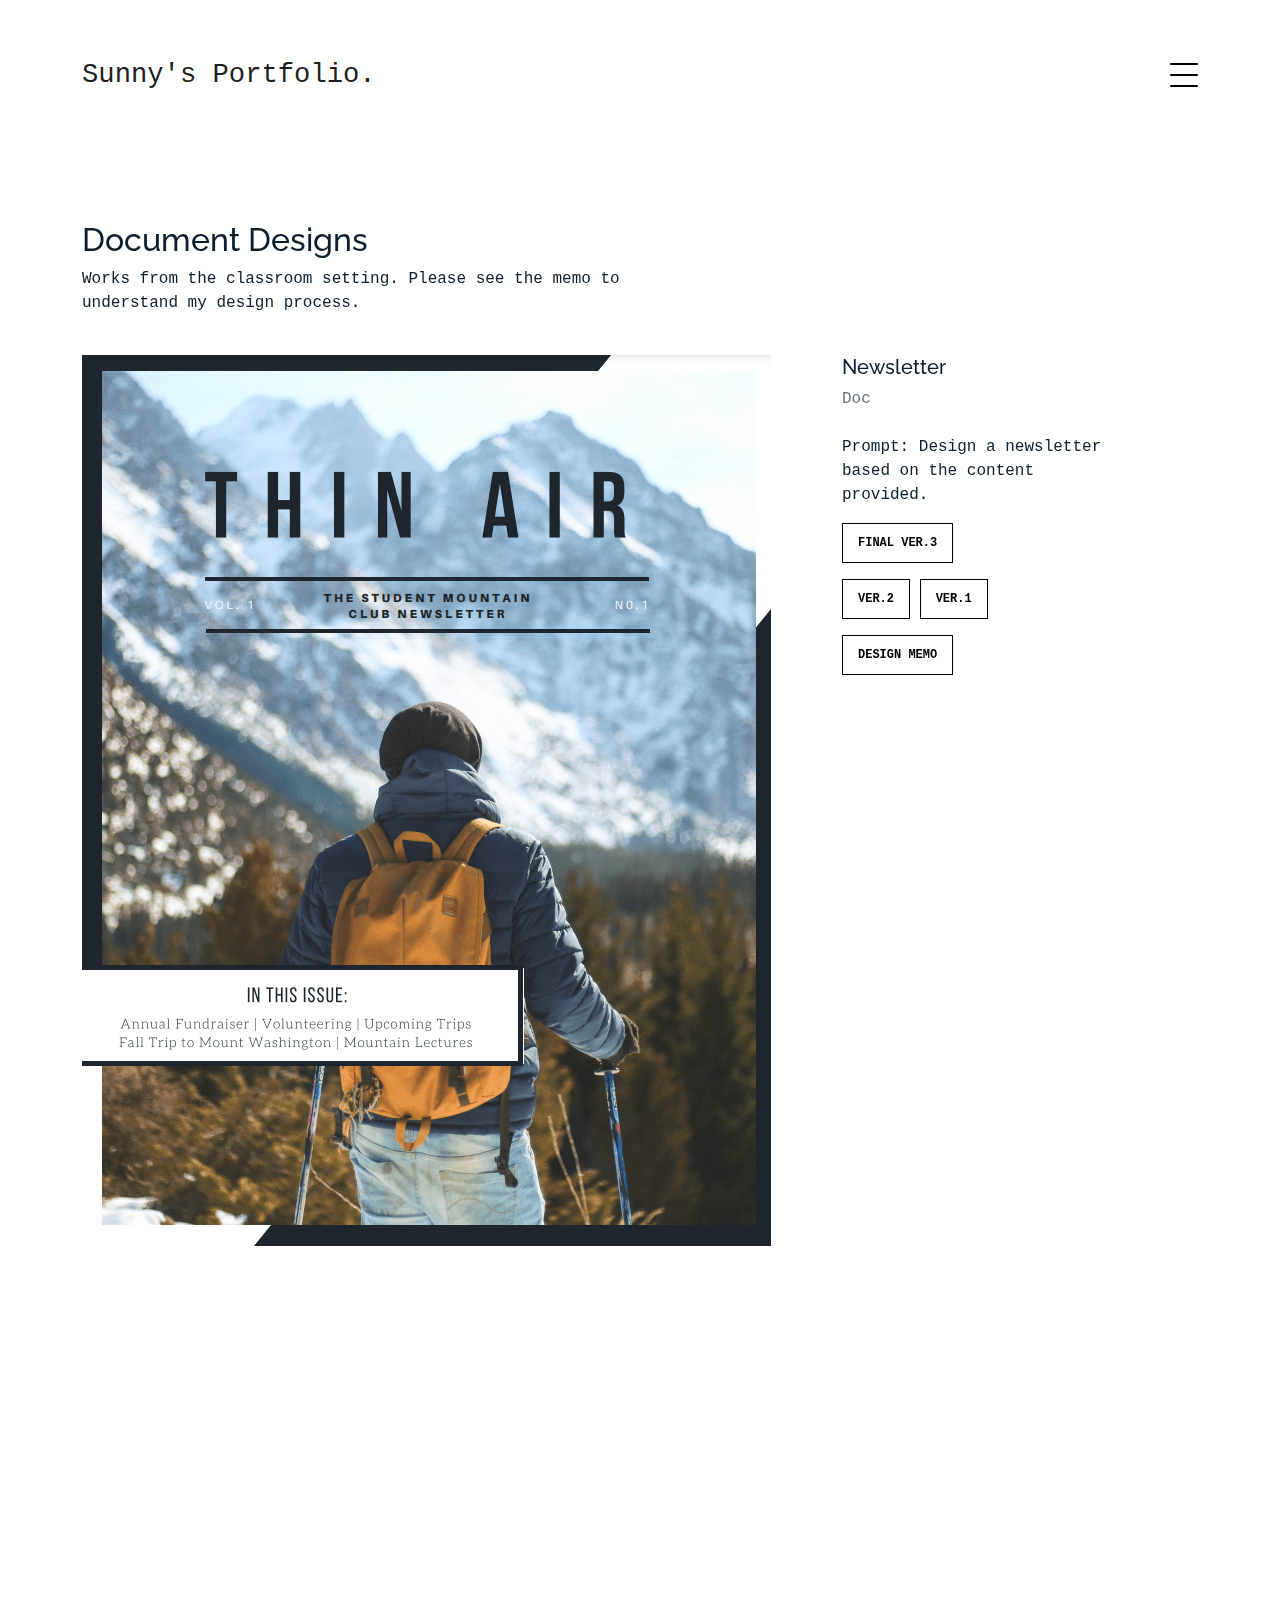
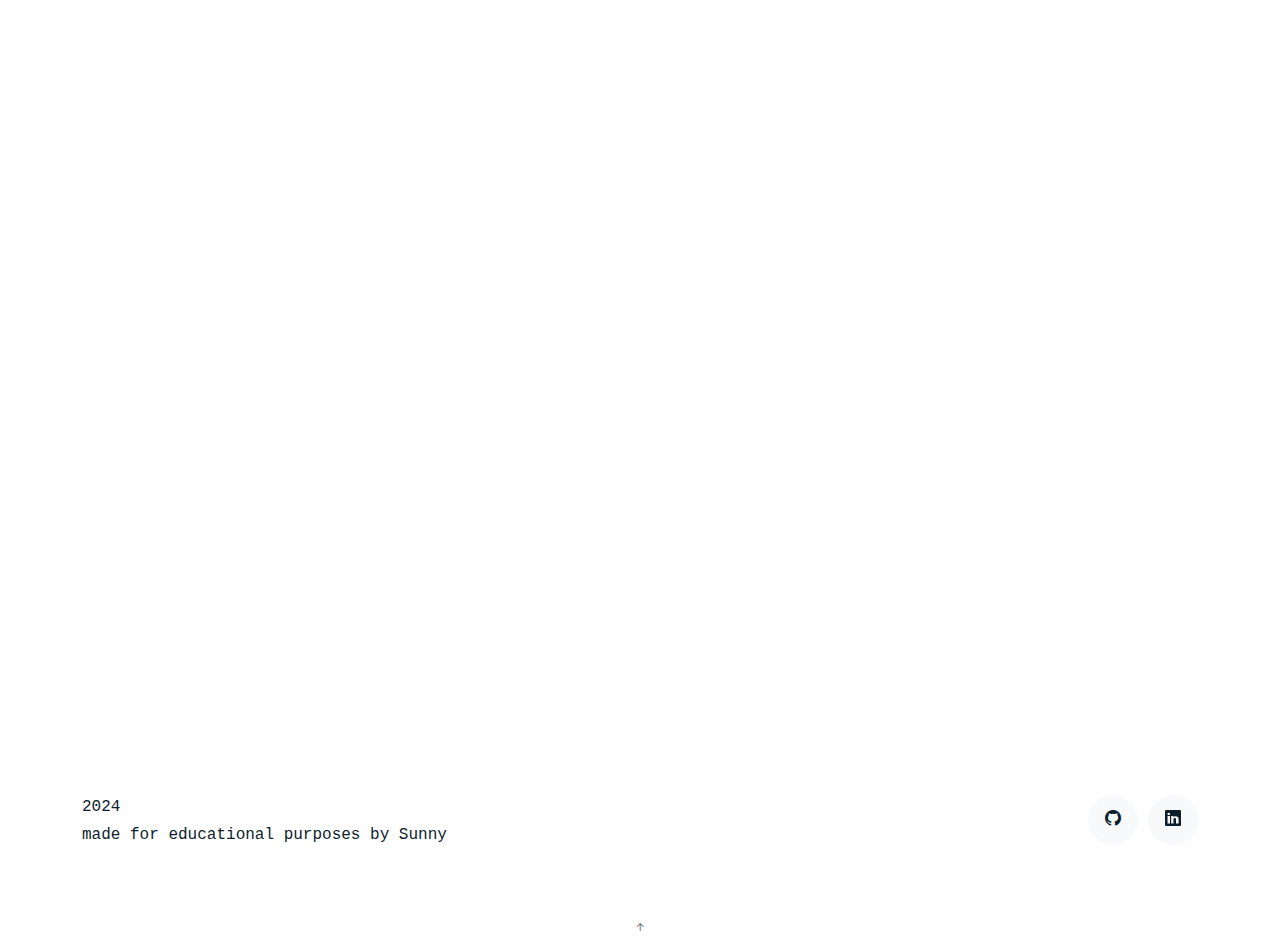
<file: document-design.html>
<!DOCTYPE html>
<html lang="en">

<head>
    <meta charset="utf-8">
    <meta content="width=device-width, initial-scale=1.0" name="viewport">

    <title>Sunny Singh's Portfolio</title>
    <meta content="" name="description">
    <meta content="" name="keywords">

    <!-- Favicons -->
    <link href="assets/img/favicon.png" rel="icon">
    <link href="assets/img/favicon.png" rel="apple-touch-icon">

    <!-- Google Fonts -->
    <link href="https://fonts.googleapis.com/css?family=https://fonts.googleapis.com/css?family=Inconsolata:400,500,600,700|Raleway:400,400i,500,500i,600,600i,700,700i" rel="stylesheet">

    <!-- Vendor CSS Files -->
    <link href="assets/vendor/aos/aos.css" rel="stylesheet">
    <link href="assets/vendor/bootstrap/css/bootstrap.min.css" rel="stylesheet">
    <link href="assets/vendor/bootstrap-icons/bootstrap-icons.css" rel="stylesheet">
    <link href="assets/vendor/swiper/swiper-bundle.min.css" rel="stylesheet">

    <!-- Template Main CSS File -->
    <link href="assets/css/style.css" rel="stylesheet">

    <!-- =======================================================
  * Template Name: MyPortfolio - v4.10.0
  ======================================================== -->
</head>

<body>

    <!-- ======= Navbar ======= -->
    <div class="collapse navbar-collapse custom-navmenu" id="main-navbar">
        <div class="container py-2 py-md-5">
            <div class="row align-items-start">
                <div class="col-md-2">
                    <ul class="custom-menu">
                        <li class="active"><a href="index.html">Home</a></li>
                        <li><a href="about.html">About Me &amp; Contact</a></li>
                        <li><a href="works.html">Works</a></li>
                    </ul>
                </div>
                <div class="col-md-6 d-none d-md-block  mr-auto">
                    <div class="tweet d-flex">
                        <span class="bi bi-linkedin text-white mt-2 mr-3"></span>
                        <div>
                            <p><em>Lets connect!<br> <a target="_blank" href="https://www.linkedin.com/in/sunnyhsingh/">Click here to go to my Linkedin</a></em></p>
                        </div>
                    </div>
                </div>
                <div class="col-md-4 d-none d-md-block">
                    <h3>Hire Me</h3>
                    <p>I'm actively looking for UI/UX related roles<br> <a href="#">sunnysingh9131@gmail.com</a></p>
                </div>
            </div>

        </div>
    </div>

    <nav class="navbar navbar-light custom-navbar">
        <div class="container">
            <a class="navbar-brand" href="index.html">Sunny's Portfolio.</a>
            <a href="#" class="burger" data-bs-toggle="collapse" data-bs-target="#main-navbar">
                <span></span>
            </a>
        </div>
    </nav>

    <main id="main">

       <!-- ======= Section ======= -->
        <section class="section">
            <div class="container">
                <div class="row mb-4 align-items-center">
                    <div class="col-md-6" data-aos="fade-up">
                        <h2>Document Designs</h2>
                        <p>Works from the classroom setting. Please see the memo to understand my design process.</p>
                    </div>
                </div>
            </div>

            <div class="site-section pb-0">
                <div class="container">
                    <div class="row align-items-stretch">
                        <div class="col-md-8" data-aos="fade-up">
                            <img src="assets/files/DocumentDesigns/project1Thumbnail.PNG" alt="Image" class="img-fluid">
                        </div>
                        <div class="col-md-3 ml-auto" data-aos="fade-up" data-aos-delay="100">
                            <div class="sticky-content">
                                <h3 class="h3">Newsletter</h3>
                                <p class="mb-4"><span class="text-muted">Doc</span></p>

                                <div class="mb-5">
                                    <p>Prompt: Design a newsletter based on the content provided. </p>
                                    <p><a target="_blank" href="assets/files/DocumentDesigns/Project1_Newsletter/Newsletterv3Final.pdf" class="readmore">Final Ver.3</a></p>
                                    <p><a target="_blank" href="assets/files/DocumentDesigns/Project1_Newsletter/Newsletterv2.pdf" class="readmore">Ver.2</a> <a target="_blank" href="assets/files/DocumentDesigns/Project1_Newsletter/Newsletterv1.pdf" class="readmore">Ver.1</a></p>
                                    <p><a target="_blank" href="assets/files/DocumentDesigns/Project1_Newsletter/Project1_NewsletterMemo.pdf" class="readmore">Design Memo</a></p>



                                </div>
                            </div>
                        </div>
                    </div>
                </div>

                <div class="row mb-4 align-items-center">
                    <div class="col-md-6" data-aos="fade-up">

                    </div>
                </div>

                <div class="container">
                    <div class="row align-items-stretch">
                        <div class="col-md-8" data-aos="fade-up">
                            <img src="assets/files/DocumentDesigns/project2Thumbnail.PNG" alt="Image" class="img-fluid">
                        </div>
                        <div class="col-md-3 ml-auto" data-aos="fade-up" data-aos-delay="100">
                            <div class="sticky-content">
                                <h3 class="h3">Web Design Proposal</h3>
                                <p class="mb-4"><span class="text-muted">Doc</span></p>

                                <div class="mb-5">
                                    <p>This document is a proposal document for services I offer as a freelance web designer </p>
                                    <p><a target="_blank" href="assets/files/DocumentDesigns/Project2_Proposal/Proposalv4%20Final.pdf" class="readmore">Final Ver.4</a></p>
                                    <p><a target="_blank" href="assets/files/DocumentDesigns/Project2_Proposal/Proposalv3.pdf" class="readmore">Ver.3</a> <a target="_blank" href="assets/files/DocumentDesigns/Project2_Proposal/Proposalv2.pdf" class="readmore">Ver.2</a> <a target="_blank" href="assets/files/DocumentDesigns/Project2_Proposal/Proposalv1.pdf" class="readmore">Ver.1</a></p>
                                    <p><a target="_blank" href="assets/files/DocumentDesigns/Project2_Proposal/Project2_ProposalMemo.pdf" class="readmore">Design Memo</a></p>



                                </div>
                            </div>
                        </div>
                    </div>
                </div>
                <div class="row mb-4 align-items-center">
                    <div class="col-md-6" data-aos="fade-up">

                    </div>
                </div>
                
                <div class="container">
                    <div class="row align-items-stretch">
                        <div class="col-md-8" data-aos="fade-up">
                            <img src="assets/files/DocumentDesigns/project3Thumbnail.PNG" alt="Image" class="img-fluid">
                        </div>
                        <div class="col-md-3 ml-auto" data-aos="fade-up" data-aos-delay="100">
                            <div class="sticky-content">
                                <h3 class="h3">Contract</h3>
                                <p class="mb-4"><span class="text-muted">Doc</span></p>

                                <div class="mb-5">
                                    <p>This document is a contract document for my freelance web design business. It is intended to set rules with clients before I begin the job. 
                                    </p>
                                    <p><a target="_blank" href="assets/files/DocumentDesigns/Project3_Contract/WebsiteContractv4%20Final.pdf" class="readmore">Final Ver.4</a></p>
                                    <p><a target="_blank" href="assets/files/DocumentDesigns/Project3_Contract/WebsiteContractv3.pdf" class="readmore">Ver.3</a> <a target="_blank" href="assets/files/DocumentDesigns/Project3_Contract/WebsiteContractv2.pdf" class="readmore">Ver.2</a> <a target="_blank" href="assets/files/DocumentDesigns/Project3_Contract/WebsiteContractv1.pdf" class="readmore">Ver.1</a></p>
                                    <p><a target="_blank" href="assets/files/DocumentDesigns/Project3_Contract/Project3_ContractMemo.pdf" class="readmore">Design Memo</a></p>



                                </div>
                            </div>
                        </div>
                    </div>
                </div>

                <div class="row mb-4 align-items-center">
                    <div class="col-md-6" data-aos="fade-up">

                    </div>
                </div>
                
                <div class="container">
                    <div class="row align-items-stretch">
                        <div class="col-md-8" data-aos="fade-up">
                            <img src="assets/files/DocumentDesigns/project4Thumbnail.PNG" alt="Image" class="img-fluid">
                        </div>
                        <div class="col-md-3 ml-auto" data-aos="fade-up" data-aos-delay="100">
                            <div class="sticky-content">
                                <h3 class="h3">Business Card</h3>
                                <p class="mb-4"><span class="text-muted">Doc</span></p>

                                <div class="mb-5">
                                    <p>Business card design for freelance web development </p>
                                    <p><a target="_blank" href="assets/files/DocumentDesigns/Project4_BusinessCard/BusinessCardv3%20Final.pdf" class="readmore">Final Ver.3</a></p>
                                    <p><a target="_blank" href="assets/files/DocumentDesigns/Project4_BusinessCard/BusinessCardv2.pdf" class="readmore">Ver.2</a> <a target="_blank" href="assets/files/DocumentDesigns/Project4_BusinessCard/BusinessCardv1.pdf" class="readmore">Ver.1</a></p>
                                    <p><a target="_blank" href="assets/files/DocumentDesigns/Project4_BusinessCard/Project4_BusinessCardMemo.pdf" class="readmore">Design Memo</a></p>



                                </div>
                            </div>
                        </div>
                    </div>
                </div>
                
                <div class="row mb-4 align-items-center">
                    <div class="col-md-6" data-aos="fade-up">

                    </div>
                </div>
                
                <div class="container">
                    <div class="row align-items-stretch">
                        <div class="col-md-8" data-aos="fade-up">
                            <img src="assets/files/DocumentDesigns/PDthumbnail.PNG" alt="Image" class="img-fluid">
                        </div>
                        <div class="col-md-3 ml-auto" data-aos="fade-up" data-aos-delay="100">
                            <div class="sticky-content">
                                <h3 class="h3">Slide design</h3>
                                <p class="mb-4"><span class="text-muted">Doc</span></p>

                                <div class="mb-5">
                                    <p>Business card design for freelance web development </p>
                                    
                                    <p><a target="_blank" href="assets/files/DocumentDesigns/PresentationDesign.pdf" class="readmore">Full slide here</a></p>
                                </div>
                            </div>
                        </div>
                    </div>
                </div>
                
                <div class="row mb-4 align-items-center">
                    <div class="col-md-6" data-aos="fade-up">

                    </div>
                </div>
                
                <div class="container">
                    <div class="row align-items-stretch">
                        <div class="col-md-8" data-aos="fade-up">
                            <img src="assets/files/DocumentDesigns/IntroToGraphicDesignClass/P3MagazineCover.PNG" alt="Image" class="img-fluid">
                        </div>
                        <div class="col-md-3 ml-auto" data-aos="fade-up" data-aos-delay="100">
                            <div class="sticky-content">
                                <h3 class="h3">Magazine Cover</h3>
                                <p class="mb-4"><span class="text-muted">Doc</span></p>

                                <div class="mb-5">
                                    <p>Prompt: Create a magazine cover for a magazine devoted to things that are associated with the idea of blue</p>
                                    
                                    <p><a target="_blank" href="assets/files/DocumentDesigns/IntroToGraphicDesignClass/P3MagazineCover.pdf" class="readmore">Design Process</a></p>
                                </div>
                            </div>
                        </div>
                    </div>
                </div>
                
                <div class="row mb-4 align-items-center">
                    <div class="col-md-6" data-aos="fade-up">

                    </div>
                </div>
                
                <div class="container">
                    <div class="row align-items-stretch">
                        <div class="col-md-8" data-aos="fade-up">
                            <img src="assets/files/DocumentDesigns/IntroToGraphicDesignClass/P4Poster.PNG" alt="Image" class="img-fluid">
                        </div>
                        <div class="col-md-3 ml-auto" data-aos="fade-up" data-aos-delay="100">
                            <div class="sticky-content">
                                <h3 class="h3">Minimalist Poster</h3>
                                <p class="mb-4"><span class="text-muted">Doc</span></p>

                                <div class="mb-5">
                                    <p>Prompt: Create a minimalistic poster showcasing an event dedicated to a historical event before 1980</p>
                                    
                                    <p><a target="_blank" href="assets/files/DocumentDesigns/IntroToGraphicDesignClass/P4PosterProcess.pdf" class="readmore">Design Process</a></p>
                                </div>
                            </div>
                        </div>
                    </div>
                </div>
                
            </div>
        </section>


    </main><!-- End #main -->

    <!-- ======= Footer ======= -->
    <footer class="footer" role="contentinfo">
        <div class="container">
            <div class="row">
                <div class="col-sm-6">
                    <p class="mb-1">2024</p>
                    <!--
            I used a bootstrap setup from https://bootstrapmade.com/buy/?theme=MyPortfolio
          -->
                    made for educational purposes by Sunny

                </div>
                <div class="col-sm-6 social text-md-end">
                    <a target="_blank" href="https://github.com/sunnyengineer/"><span class="bi bi-github"></span></a>
                    <a target="_blank" href="https://www.linkedin.com/in/sunnyhsingh/"><span class="bi bi-linkedin"></span></a>
                </div>
            </div>
        </div>
    </footer>

    <a href="#" class="back-to-top d-flex align-items-center justify-content-center"><i class="bi bi-arrow-up-short"></i></a>

    <!-- Vendor JS Files -->
    <script src="assets/vendor/aos/aos.js"></script>
    <script src="assets/vendor/bootstrap/js/bootstrap.bundle.min.js"></script>
    <script src="assets/vendor/isotope-layout/isotope.pkgd.min.js"></script>
    <script src="assets/vendor/swiper/swiper-bundle.min.js"></script>
    <script src="assets/vendor/php-email-form/validate.js"></script>

    <!-- Template Main JS File -->
    <script src="assets/js/main.js"></script>

</body></html>
</file>
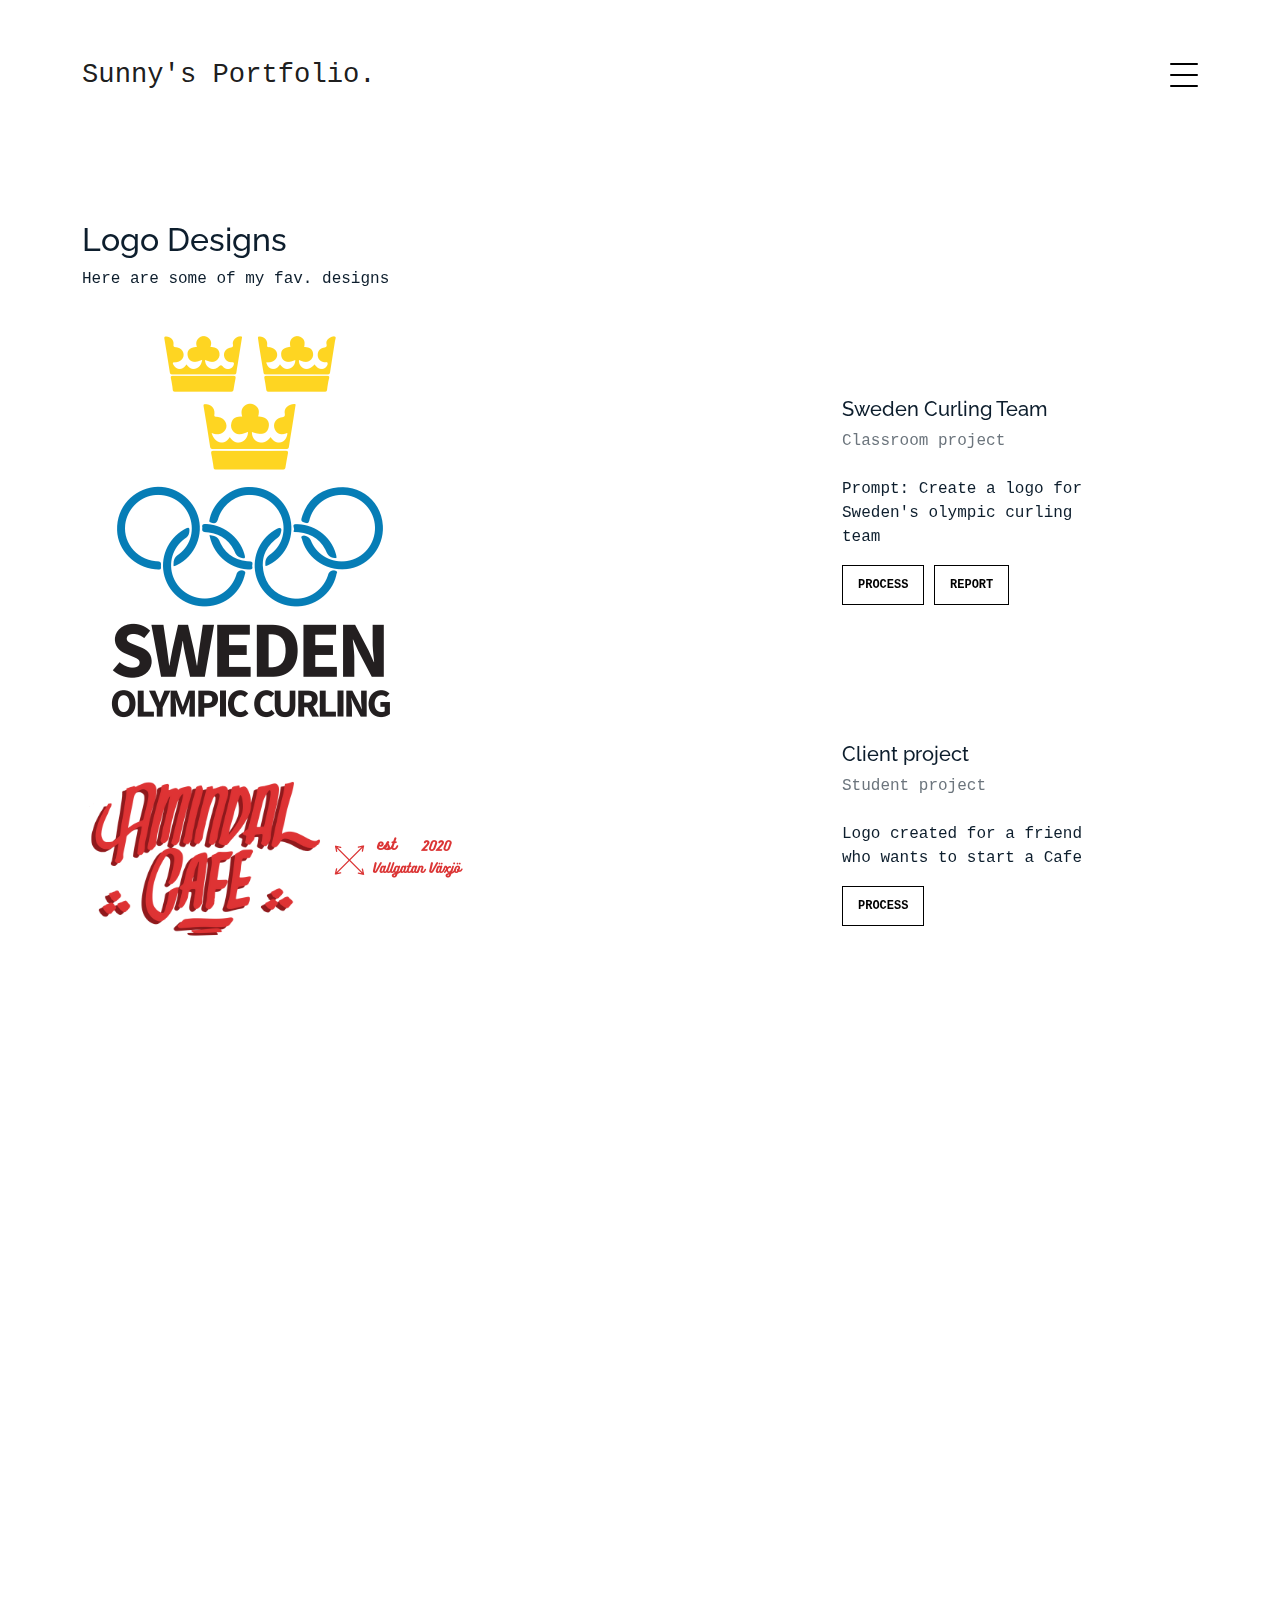
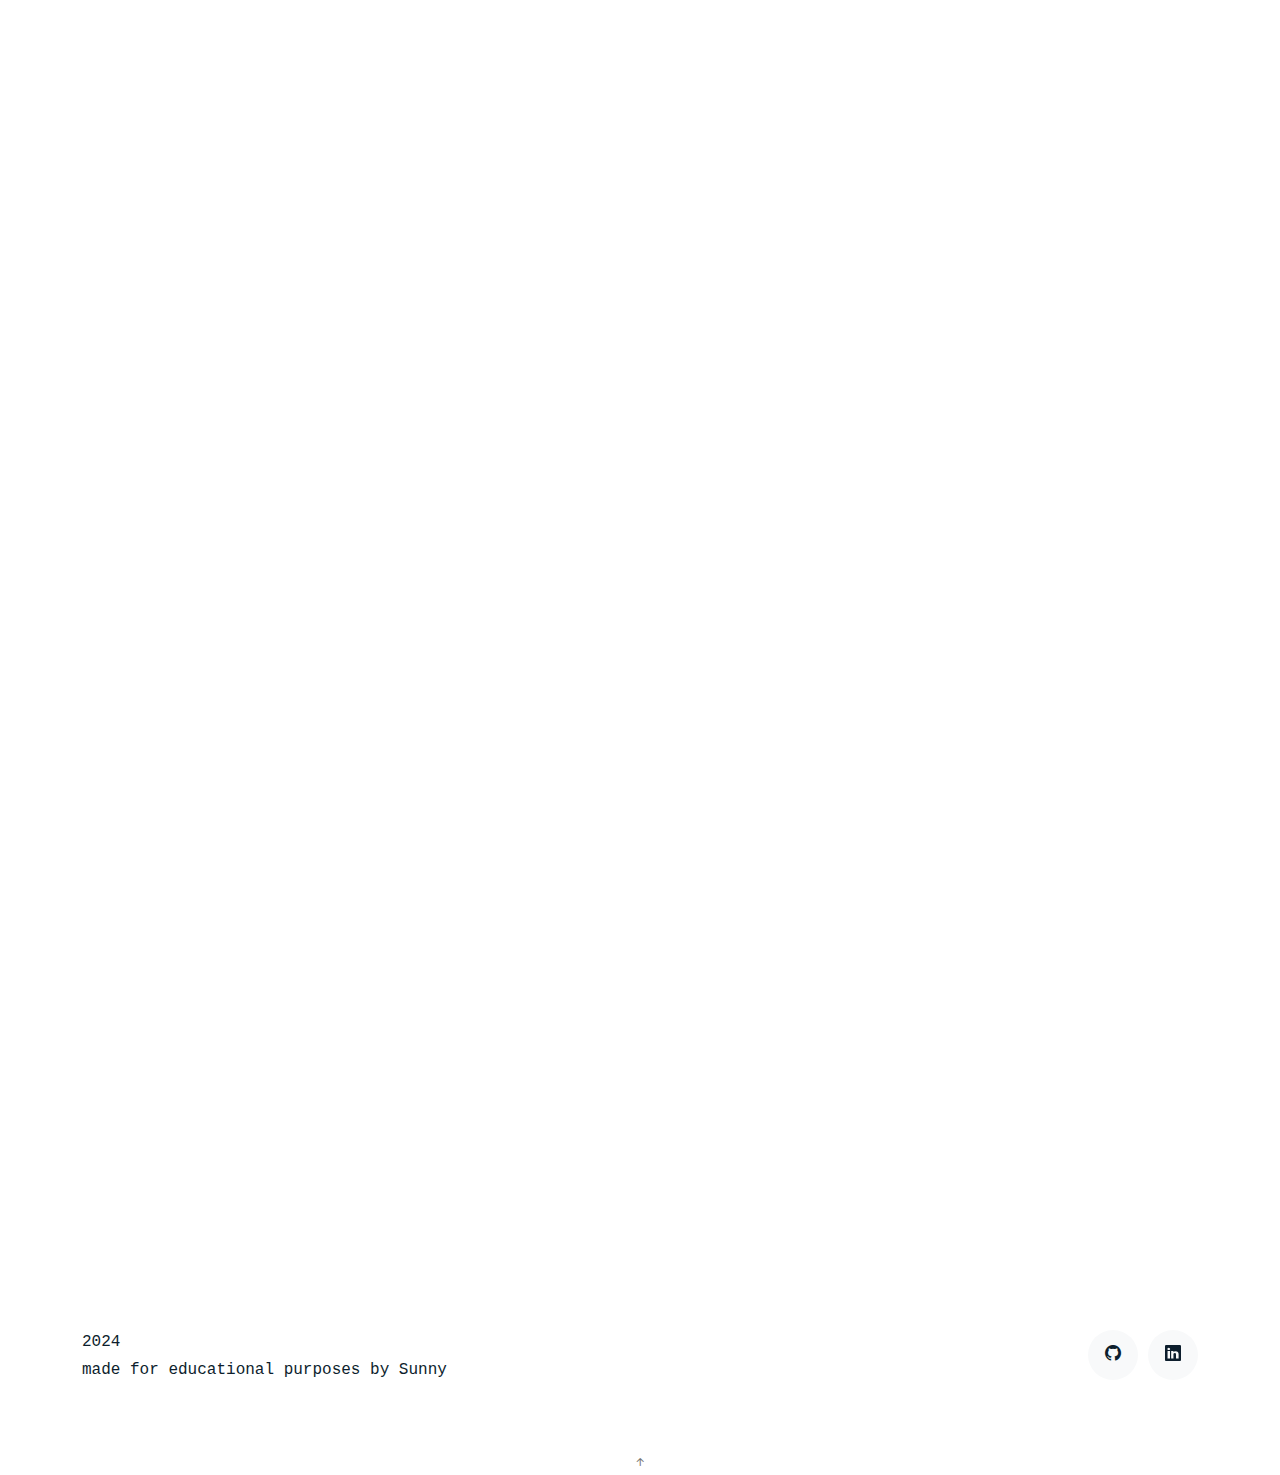
<file: logo-design.html>
<!DOCTYPE html>
<html lang="en">

<head>
    <meta charset="utf-8">
    <meta content="width=device-width, initial-scale=1.0" name="viewport">

    <title>Sunny Singh's Portfolio</title>
    <meta content="" name="description">
    <meta content="" name="keywords">

    <!-- Favicons -->
    <link href="assets/img/favicon.png" rel="icon">
    <link href="assets/img/favicon.png" rel="apple-touch-icon">

    <!-- Google Fonts -->
    <link href="https://fonts.googleapis.com/css?family=https://fonts.googleapis.com/css?family=Inconsolata:400,500,600,700|Raleway:400,400i,500,500i,600,600i,700,700i" rel="stylesheet">

    <!-- Vendor CSS Files -->
    <link href="assets/vendor/aos/aos.css" rel="stylesheet">
    <link href="assets/vendor/bootstrap/css/bootstrap.min.css" rel="stylesheet">
    <link href="assets/vendor/bootstrap-icons/bootstrap-icons.css" rel="stylesheet">
    <link href="assets/vendor/swiper/swiper-bundle.min.css" rel="stylesheet">

    <!-- Template Main CSS File -->
    <link href="assets/css/style.css" rel="stylesheet">

    <!-- =======================================================
  * Template Name: MyPortfolio - v4.10.0
  ======================================================== -->
</head>

<body>

    <!-- ======= Navbar ======= -->
    <div class="collapse navbar-collapse custom-navmenu" id="main-navbar">
        <div class="container py-2 py-md-5">
            <div class="row align-items-start">
                <div class="col-md-2">
                    <ul class="custom-menu">
                        <li class="active"><a href="index.html">Home</a></li>
                        <li><a href="about.html">About Me &amp; Contact</a></li>
                        <li><a href="works.html">Works</a></li>
                    </ul>
                </div>
                <div class="col-md-6 d-none d-md-block  mr-auto">
                    <div class="tweet d-flex">
                        <span class="bi bi-linkedin text-white mt-2 mr-3"></span>
                        <div>
                            <p><em>Lets connect!<br> <a target="_blank" href="https://www.linkedin.com/in/sunnyhsingh/">Click here to go to my Linkedin</a></em></p>
                        </div>
                    </div>
                </div>
                <div class="col-md-4 d-none d-md-block">
                    <h3>Hire Me</h3>
                    <p>I'm actively looking for UI/UX related roles<br> <a href="#">sunnysingh9131@gmail.com</a></p>
                </div>
            </div>

        </div>
    </div>

    <nav class="navbar navbar-light custom-navbar">
        <div class="container">
            <a class="navbar-brand" href="index.html">Sunny's Portfolio.</a>
            <a href="#" class="burger" data-bs-toggle="collapse" data-bs-target="#main-navbar">
                <span></span>
            </a>
        </div>
    </nav>

    <main id="main">

       <!-- ======= Section ======= -->
        <section class="section">
            <div class="container">
                <div class="row mb-4 align-items-center">
                    <div class="col-md-6" data-aos="fade-up">
                        <h2>Logo Designs</h2>
                        <p>Here are some of my fav. designs</p>
                    </div>
                </div>
            </div>

            <div class="site-section pb-0">
                <div class="container">
                    <div class="row align-items-center" class="row align-items-stretch">
                        <div class="col-md-8" data-aos="fade-up">
                            <img src="assets/files/Logos/Curling.PNG" alt="Image" class="img-fluid">
                        </div>
                        <div class="col-md-3 ml-auto" data-aos="fade-up" data-aos-delay="100">
                            <div class="sticky-content">
                                <h3 class="h3">Sweden Curling Team</h3>
                                <p class="mb-4"><span class="text-muted">Classroom project</span></p>
                                <div class="mb-5">
                                    <p>Prompt: Create a logo for Sweden's olympic curling team</p>
                                    <p><a target="_blank" href="assets/files/Logos/CurlingProcess.pdf" class="readmore">Process</a> <a target="_blank" href="assets/files/Logos/CurlingReport.pdf" class="readmore">Report</a></p>

                                </div>
                            </div>
                        </div>
                    </div>
                </div>

                <div class="row mb-4 align-items-center">
                    <div class="col-md-6" data-aos="fade-up">

                    </div>
                </div>

                <div class="container">
                    <div class="row align-items-center" class="row align-items-stretch">
                        <div class="col-md-8" data-aos="fade-up">
                            <img src="assets/files/Logos/AmindalCafe.png" alt="Image" class="img-fluid">
                        </div>
                        <div class="col-md-3 ml-auto" data-aos="fade-up" data-aos-delay="100">
                            <div class="sticky-content">
                                <h3 class="h3">Client project</h3>
                                <p class="mb-4"><span class="text-muted">Student project</span></p>
                                <div class="mb-5">
                                    <p>Logo created for a friend who wants to start a Cafe</p>
                                    <p><a target="_blank" href="assets/files/Logos/AmindalCafeProcess.pdf" class="readmore">Process</a></p>
                                </div>
                            </div>
                        </div>
                    </div>
                </div>

                <div class="row mb-4 align-items-center">
                    <div class="col-md-6" data-aos="fade-up">

                    </div>
                </div>

                <div class="container">
                    <div class="row align-items-center" class="row align-items-stretch">
                        <div class="col-md-8" data-aos="fade-up">
                            <img src="assets/files/Logos/DatWay.PNG" alt="Image" class="img-fluid">
                        </div>
                        <div class="col-md-3 ml-auto" data-aos="fade-up" data-aos-delay="100">
                            <div class="sticky-content">
                                <h3 class="h3">Dat Way</h3>
                                <p class="mb-4"><span class="text-muted">Client project</span></p>
                                <div class="mb-5">
                                    <p>Logo for a designer clothing startup</p>
                                    <p><a target="_blank" href="assets/files/Logos/DatWayProcess.pdf" class="readmore">Process</a></p>
                                </div>
                            </div>
                        </div>
                    </div>
                </div>

                <div class="row mb-4 align-items-center">
                    <div class="col-md-6" data-aos="fade-up">

                    </div>
                </div>

                <div class="container">
                    <div class="row align-items-center" class="row align-items-stretch">
                        <div class="col-md-8" data-aos="fade-up">
                            <img src="assets/files/Logos/Fideyz.PNG" alt="Image" class="img-fluid">
                        </div>
                        <div class="col-md-3 ml-auto" data-aos="fade-up" data-aos-delay="100">
                            <div class="sticky-content">
                                <h3 class="h3">Fideyz</h3>
                                <p class="mb-4"><span class="text-muted">Client project</span></p>
                                <div class="mb-5">
                                    <p>Logo for a designer clothing startup</p>
                                    <p><a target="_blank" href="assets/files/Logos/FideyzProcess.pdf" class="readmore">Process</a></p>
                                </div>
                            </div>
                        </div>
                    </div>
                </div>

                <div class="row mb-4 align-items-center">
                    <div class="col-md-6" data-aos="fade-up">

                    </div>
                </div>

                <div class="container">
                    <div class="row align-items-center" class="row align-items-stretch">
                        <div class="col-md-8" data-aos="fade-up">
                            <img src="assets/files/Logos/HydroPlanet.PNG" alt="Image" class="img-fluid">
                        </div>
                        <div class="col-md-3 ml-auto" data-aos="fade-up" data-aos-delay="100">
                            <div class="sticky-content">
                                <h3 class="h3">Hydro Planet</h3>
                                <p class="mb-4"><span class="text-muted">Hackathon project</span></p>
                                <div class="mb-5">
                                    <p>Logo created for HackGSU Hackathon project</p>
                                    <p><a target="_blank" href="assets/files/Logos/HydroPlanetProcess.pdf" class="readmore">Process</a></p>
                                </div>
                            </div>
                        </div>
                    </div>
                </div>

                <div class="row mb-4 align-items-center">
                    <div class="col-md-6" data-aos="fade-up">

                    </div>
                </div>

                <div class="container">
                    <div class="row align-items-center" class="row align-items-stretch">
                        <div class="col-md-8" data-aos="fade-up">
                            <img src="assets/files/Logos/P2AnimalLogo.PNG" alt="Image" class="img-fluid">
                        </div>
                        <div class="col-md-3 ml-auto" data-aos="fade-up" data-aos-delay="100">
                            <div class="sticky-content">
                                <h3 class="h3">Animal Logo</h3>
                                <p class="mb-4"><span class="text-muted">Classroom project</span></p>
                                <div class="mb-5">
                                    <p>Prompt: Choose an animal as a visual reference and create a combination mark.</p>
                                    <p><a target="_blank" href="assets/files/Logos/P2AnimalLogoProcess.pdf" class="readmore">Process</a></p>
                                </div>
                            </div>
                        </div>
                    </div>
                </div>

                <div class="row mb-4 align-items-center">
                    <div class="col-md-6" data-aos="fade-up">

                    </div>
                </div>

                <div class="container">
                    <div class="row align-items-center" class="row align-items-stretch">
                        <div class="col-md-8" data-aos="fade-up">
                            <img src="assets/files/Logos/P1IconDesign.PNG" alt="Image" class="img-fluid">
                        </div>
                        <div class="col-md-3 ml-auto" data-aos="fade-up" data-aos-delay="100">
                            <div class="sticky-content">
                                <h3 class="h3">3 signs</h3>
                                <p class="mb-4"><span class="text-muted">Classroom project</span></p>
                                <div class="mb-5">
                                    <p>Prompt: Create three icons for a tv show, movie, or book.</p>
                                    <p><a target="_blank" href="assets/files/Logos/P1IconDesignProcess.pdf" class="readmore">Process</a></p>
                                </div>
                            </div>
                        </div>
                    </div>
                </div>

                <div class="row mb-4 align-items-center">
                    <div class="col-md-6" data-aos="fade-up">

                    </div>
                </div>




            </div>
        </section>


    </main><!-- End #main -->

    <!-- ======= Footer ======= -->
    <footer class="footer" role="contentinfo">
        <div class="container">
            <div class="row">
                <div class="col-sm-6">
                    <p class="mb-1">2024</p>
                    <!--
            I used a bootstrap setup from https://bootstrapmade.com/buy/?theme=MyPortfolio
          -->
                    made for educational purposes by Sunny

                </div>
                <div class="col-sm-6 social text-md-end">
                    <a target="_blank" href="https://github.com/sunnyengineer/"><span class="bi bi-github"></span></a>
                    <a target="_blank" href="https://www.linkedin.com/in/sunnyhsingh/"><span class="bi bi-linkedin"></span></a>
                </div>
            </div>
        </div>
    </footer>

    <a href="#" class="back-to-top d-flex align-items-center justify-content-center"><i class="bi bi-arrow-up-short"></i></a>

    <!-- Vendor JS Files -->
    <script src="assets/vendor/aos/aos.js"></script>
    <script src="assets/vendor/bootstrap/js/bootstrap.bundle.min.js"></script>
    <script src="assets/vendor/isotope-layout/isotope.pkgd.min.js"></script>
    <script src="assets/vendor/swiper/swiper-bundle.min.js"></script>
    <script src="assets/vendor/php-email-form/validate.js"></script>

    <!-- Template Main JS File -->
    <script src="assets/js/main.js"></script>

</body></html>
</file>
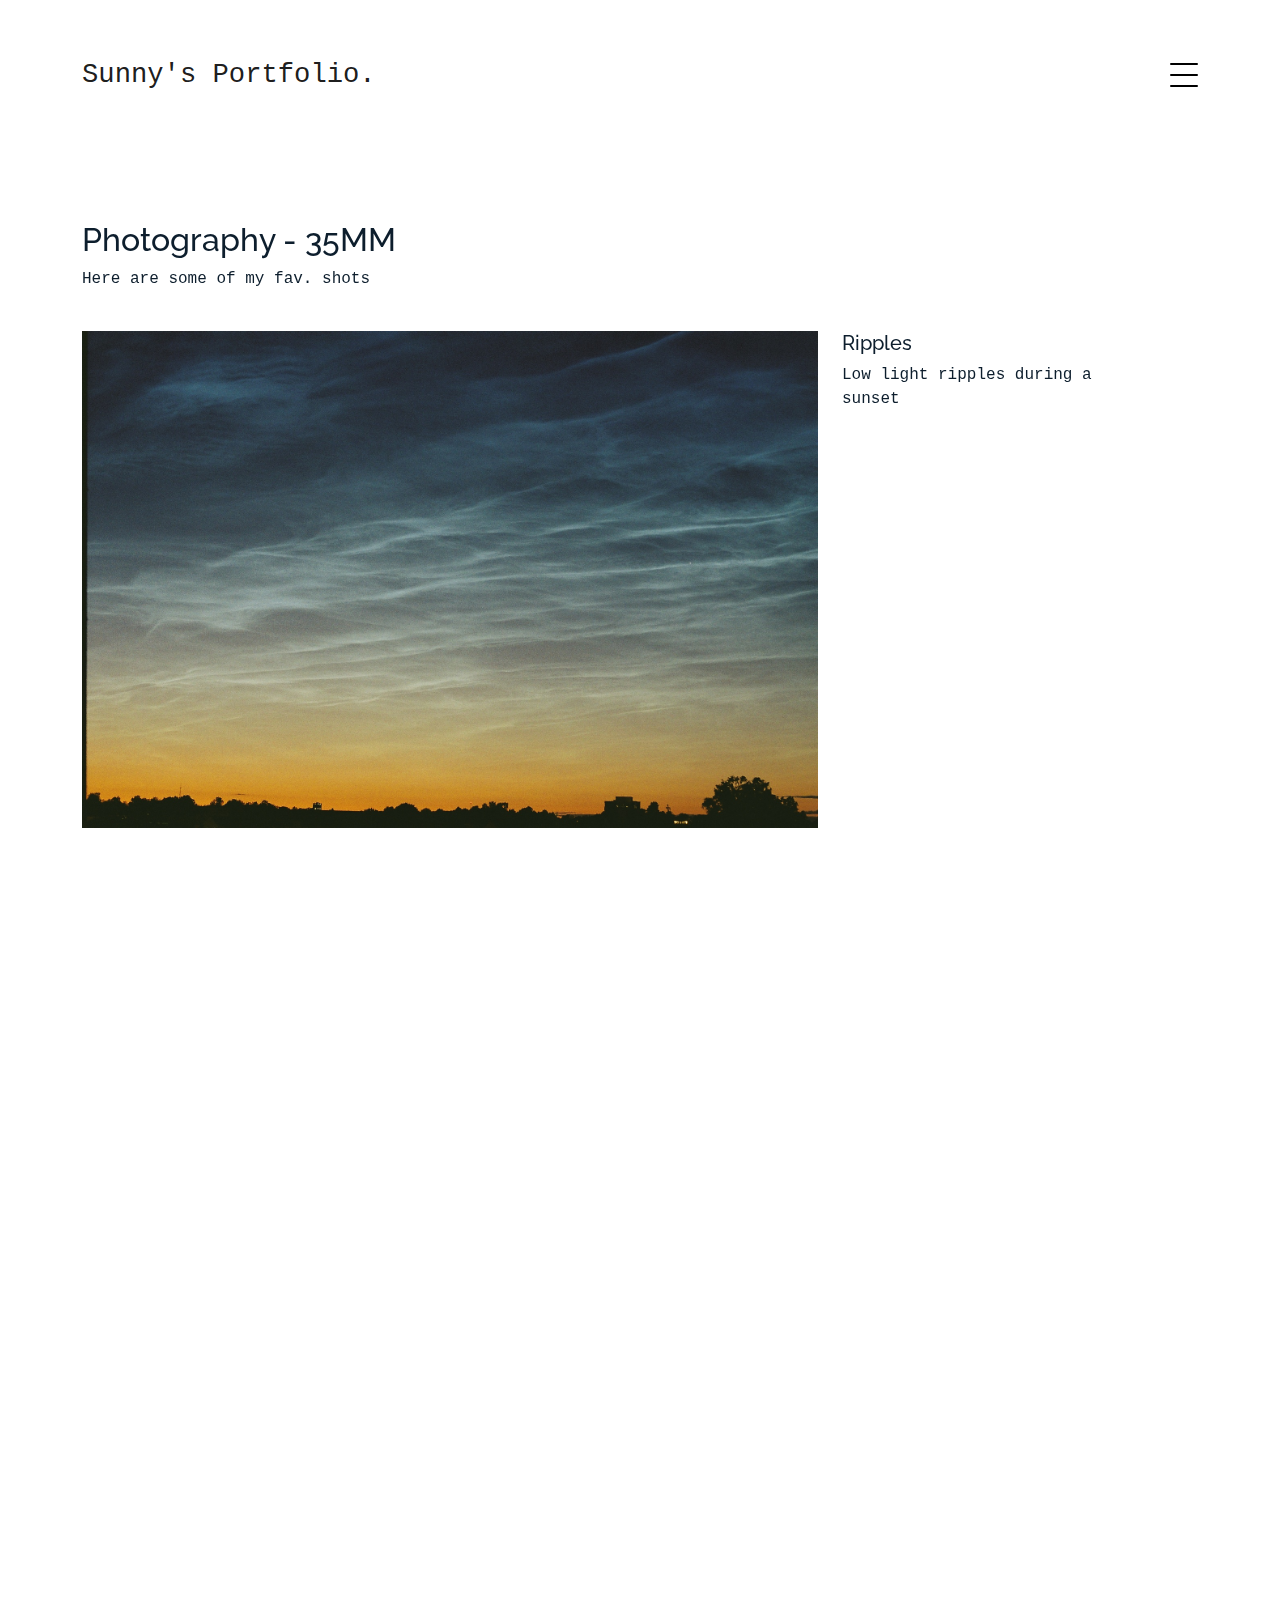
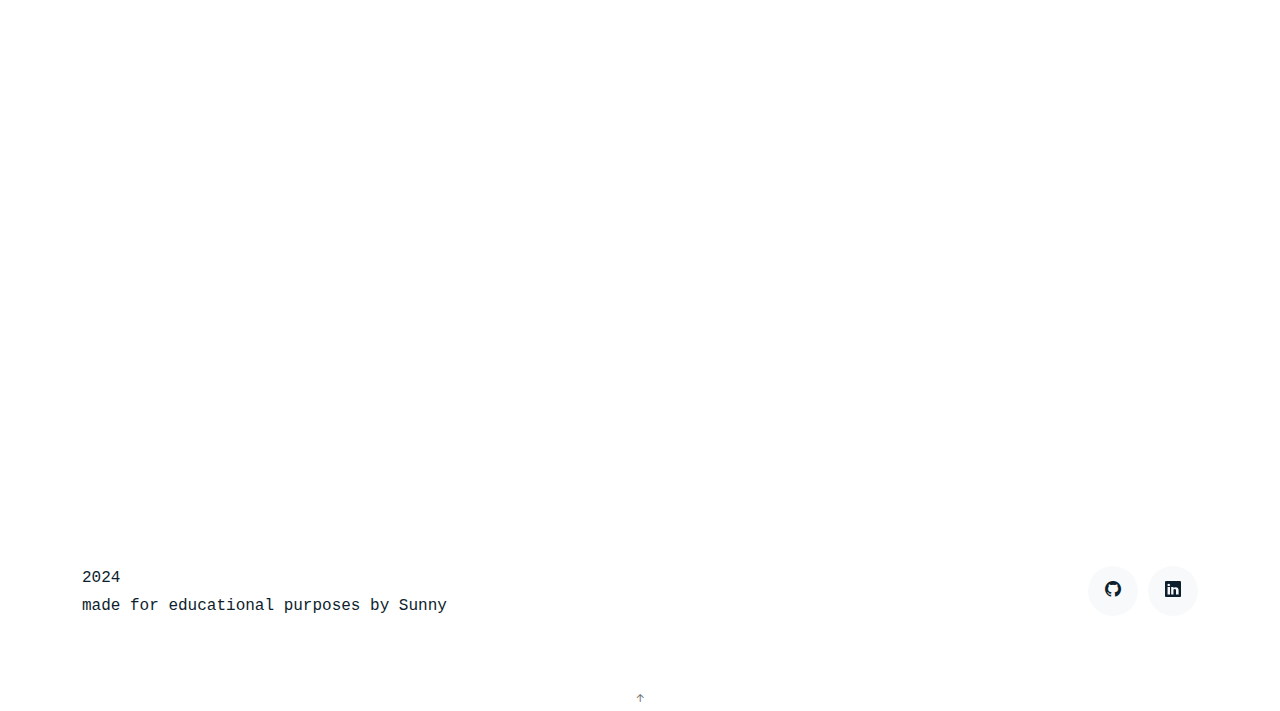
<file: photography-35mm.html>
<!DOCTYPE html>
<html lang="en">

<head>
    <meta charset="utf-8">
    <meta content="width=device-width, initial-scale=1.0" name="viewport">

    <title>Sunny Singh's Portfolio</title>
    <meta content="" name="description">
    <meta content="" name="keywords">

    <!-- Favicons -->
    <link href="assets/img/favicon.png" rel="icon">
    <link href="assets/img/favicon.png" rel="apple-touch-icon">

    <!-- Google Fonts -->
    <link href="https://fonts.googleapis.com/css?family=https://fonts.googleapis.com/css?family=Inconsolata:400,500,600,700|Raleway:400,400i,500,500i,600,600i,700,700i" rel="stylesheet">

    <!-- Vendor CSS Files -->
    <link href="assets/vendor/aos/aos.css" rel="stylesheet">
    <link href="assets/vendor/bootstrap/css/bootstrap.min.css" rel="stylesheet">
    <link href="assets/vendor/bootstrap-icons/bootstrap-icons.css" rel="stylesheet">
    <link href="assets/vendor/swiper/swiper-bundle.min.css" rel="stylesheet">

    <!-- Template Main CSS File -->
    <link href="assets/css/style.css" rel="stylesheet">

    <!-- =======================================================
  * Template Name: MyPortfolio - v4.10.0
  ======================================================== -->
</head>

<body>

    <!-- ======= Navbar ======= -->
    <div class="collapse navbar-collapse custom-navmenu" id="main-navbar">
        <div class="container py-2 py-md-5">
            <div class="row align-items-start">
                <div class="col-md-2">
                    <ul class="custom-menu">
                        <li class="active"><a href="index.html">Home</a></li>
                        <li><a href="about.html">About Me &amp; Contact</a></li>
                        <li><a href="works.html">Works</a></li>
                    </ul>
                </div>
                <div class="col-md-6 d-none d-md-block  mr-auto">
                    <div class="tweet d-flex">
                        <span class="bi bi-linkedin text-white mt-2 mr-3"></span>
                        <div>
                            <p><em>Lets connect!<br> <a target="_blank" href="https://www.linkedin.com/in/sunnyhsingh/">Click here to go to my Linkedin</a></em></p>
                        </div>
                    </div>
                </div>
                <div class="col-md-4 d-none d-md-block">
                    <h3>Hire Me</h3>
                    <p>I'm actively looking for UI/UX related roles<br> <a href="#">sunnysingh9131@gmail.com</a></p>
                </div>
            </div>

        </div>
    </div>

    <nav class="navbar navbar-light custom-navbar">
        <div class="container">
            <a class="navbar-brand" href="index.html">Sunny's Portfolio.</a>
            <a href="#" class="burger" data-bs-toggle="collapse" data-bs-target="#main-navbar">
                <span></span>
            </a>
        </div>
    </nav>

    <main id="main">

       <!-- ======= Section ======= -->
        <section class="section">
            <div class="container">
                <div class="row mb-4 align-items-center">
                    <div class="col-md-6" data-aos="fade-up">
                        <h2>Photography - 35MM</h2>
                        <p>Here are some of my fav. shots</p>
                    </div>
                </div>
            </div>

            <div class="site-section pb-0">
                <div class="container">
                    <div class="row align-items-stretch">
                        <div class="col-md-8" data-aos="fade-up">
                            <img src="assets/img/35mm/Ripples.JPG" alt="Image" class="img-fluid">
                        </div>
                        <div class="col-md-3 ml-auto" data-aos="fade-up" data-aos-delay="100">
                            <div class="sticky-content">
                                <h3 class="h3">Ripples</h3>
                                <div class="mb-5">
                                    <p>Low light ripples during a sunset</p>

                                </div>
                            </div>
                        </div>
                    </div>
                </div>

                <div class="row mb-4 align-items-center">
                    <div class="col-md-6" data-aos="fade-up">

                    </div>
                </div>

                <div class="container">
                    <div class="row align-items-stretch">
                        <div class="col-md-8" data-aos="fade-up">
                            <img src="assets/img/35mm/Excited.jpg" alt="Image" class="img-fluid">
                        </div>
                        <div class="col-md-3 ml-auto" data-aos="fade-up" data-aos-delay="100">
                            <div class="sticky-content">
                                <h3 class="h3">Skater</h3>
                                <div class="mb-5">
                                    <p>A friend showing of their beloved skateboard</p>

                                </div>
                            </div>
                        </div>
                    </div>
                </div>

                <div class="row mb-4 align-items-center">
                    <div class="col-md-6" data-aos="fade-up">

                    </div>
                </div>

                <div class="container">
                    <div class="row align-items-stretch">
                        <div class="col-md-8" data-aos="fade-up">
                            <img src="assets/img/35mm/Stuck.JPG" alt="Image" class="img-fluid">
                        </div>
                        <div class="col-md-3 ml-auto" data-aos="fade-up" data-aos-delay="100">
                            <div class="sticky-content">
                                <h3 class="h3">Brain fart</h3>
                                <div class="mb-5">
                                    <p>Stuck on how to proceed with the paper</p>

                                </div>
                            </div>
                        </div>
                    </div>
                </div>

                <div class="row mb-4 align-items-center">
                    <div class="col-md-6" data-aos="fade-up">

                    </div>
                </div>

                <div class="container">
                    <div class="row align-items-stretch">
                        <div class="col-md-8" data-aos="fade-up">
                            <img src="assets/img/35mm/Plants.jpg" alt="Image" class="img-fluid">
                        </div>
                        <div class="col-md-3 ml-auto" data-aos="fade-up" data-aos-delay="100">
                            <div class="sticky-content">
                                <h3 class="h3">Greenhouse</h3>
                                

                                <div class="mb-5">
                                    <p>Botanical garden in Chicago</p>

                                </div>
                            </div>
                        </div>
                    </div>
                </div>

                <div class="row mb-4 align-items-center">
                    <div class="col-md-6" data-aos="fade-up">

                    </div>
                </div>

                <div class="container">
                    <div class="row align-items-stretch">
                        <div class="col-md-8" data-aos="fade-up">
                            <img src="assets/img/35mm/Group.jpg" alt="Image" class="img-fluid">
                        </div>
                        <div class="col-md-3 ml-auto" data-aos="fade-up" data-aos-delay="100">
                            <div class="sticky-content">
                                <h3 class="h3">Cheezin</h3>
                                <div class="mb-5">
                                    <p>Goodbye photo in a train</p>

                                </div>
                            </div>
                        </div>
                    </div>
                </div>

                <div class="row mb-4 align-items-center">
                    <div class="col-md-6" data-aos="fade-up">

                    </div>
                </div>

                <div class="container">
                    <div class="row align-items-stretch">
                        <div class="col-md-8" data-aos="fade-up">
                            <img src="assets/img/35mm/ChicagoStreets.JPG" alt="Image" class="img-fluid">
                        </div>
                        <div class="col-md-3 ml-auto" data-aos="fade-up" data-aos-delay="100">
                            <div class="sticky-content">
                                <h3 class="h3">Chicago Alley</h3>
                                
                                <div class="mb-5">
                                    <p>Keeps things clean in the city</p>

                                </div>
                            </div>
                        </div>
                    </div>
                </div>

                <div class="row mb-4 align-items-center">
                    <div class="col-md-6" data-aos="fade-up">

                    </div>
                </div>


            </div>
        </section>


    </main><!-- End #main -->

    <!-- ======= Footer ======= -->
    <footer class="footer" role="contentinfo">
        <div class="container">
            <div class="row">
                <div class="col-sm-6">
                    <p class="mb-1">2024</p>
                    <!--
            I used a bootstrap setup from https://bootstrapmade.com/buy/?theme=MyPortfolio
          -->
                    made for educational purposes by Sunny

                </div>
                <div class="col-sm-6 social text-md-end">
                    <a target="_blank" href="https://github.com/sunnyengineer/"><span class="bi bi-github"></span></a>
                    <a target="_blank" href="https://www.linkedin.com/in/sunnyhsingh/"><span class="bi bi-linkedin"></span></a>
                </div>
            </div>
        </div>
    </footer>

    <a href="#" class="back-to-top d-flex align-items-center justify-content-center"><i class="bi bi-arrow-up-short"></i></a>

    <!-- Vendor JS Files -->
    <script src="assets/vendor/aos/aos.js"></script>
    <script src="assets/vendor/bootstrap/js/bootstrap.bundle.min.js"></script>
    <script src="assets/vendor/isotope-layout/isotope.pkgd.min.js"></script>
    <script src="assets/vendor/swiper/swiper-bundle.min.js"></script>
    <script src="assets/vendor/php-email-form/validate.js"></script>

    <!-- Template Main JS File -->
    <script src="assets/js/main.js"></script>

</body></html>
</file>
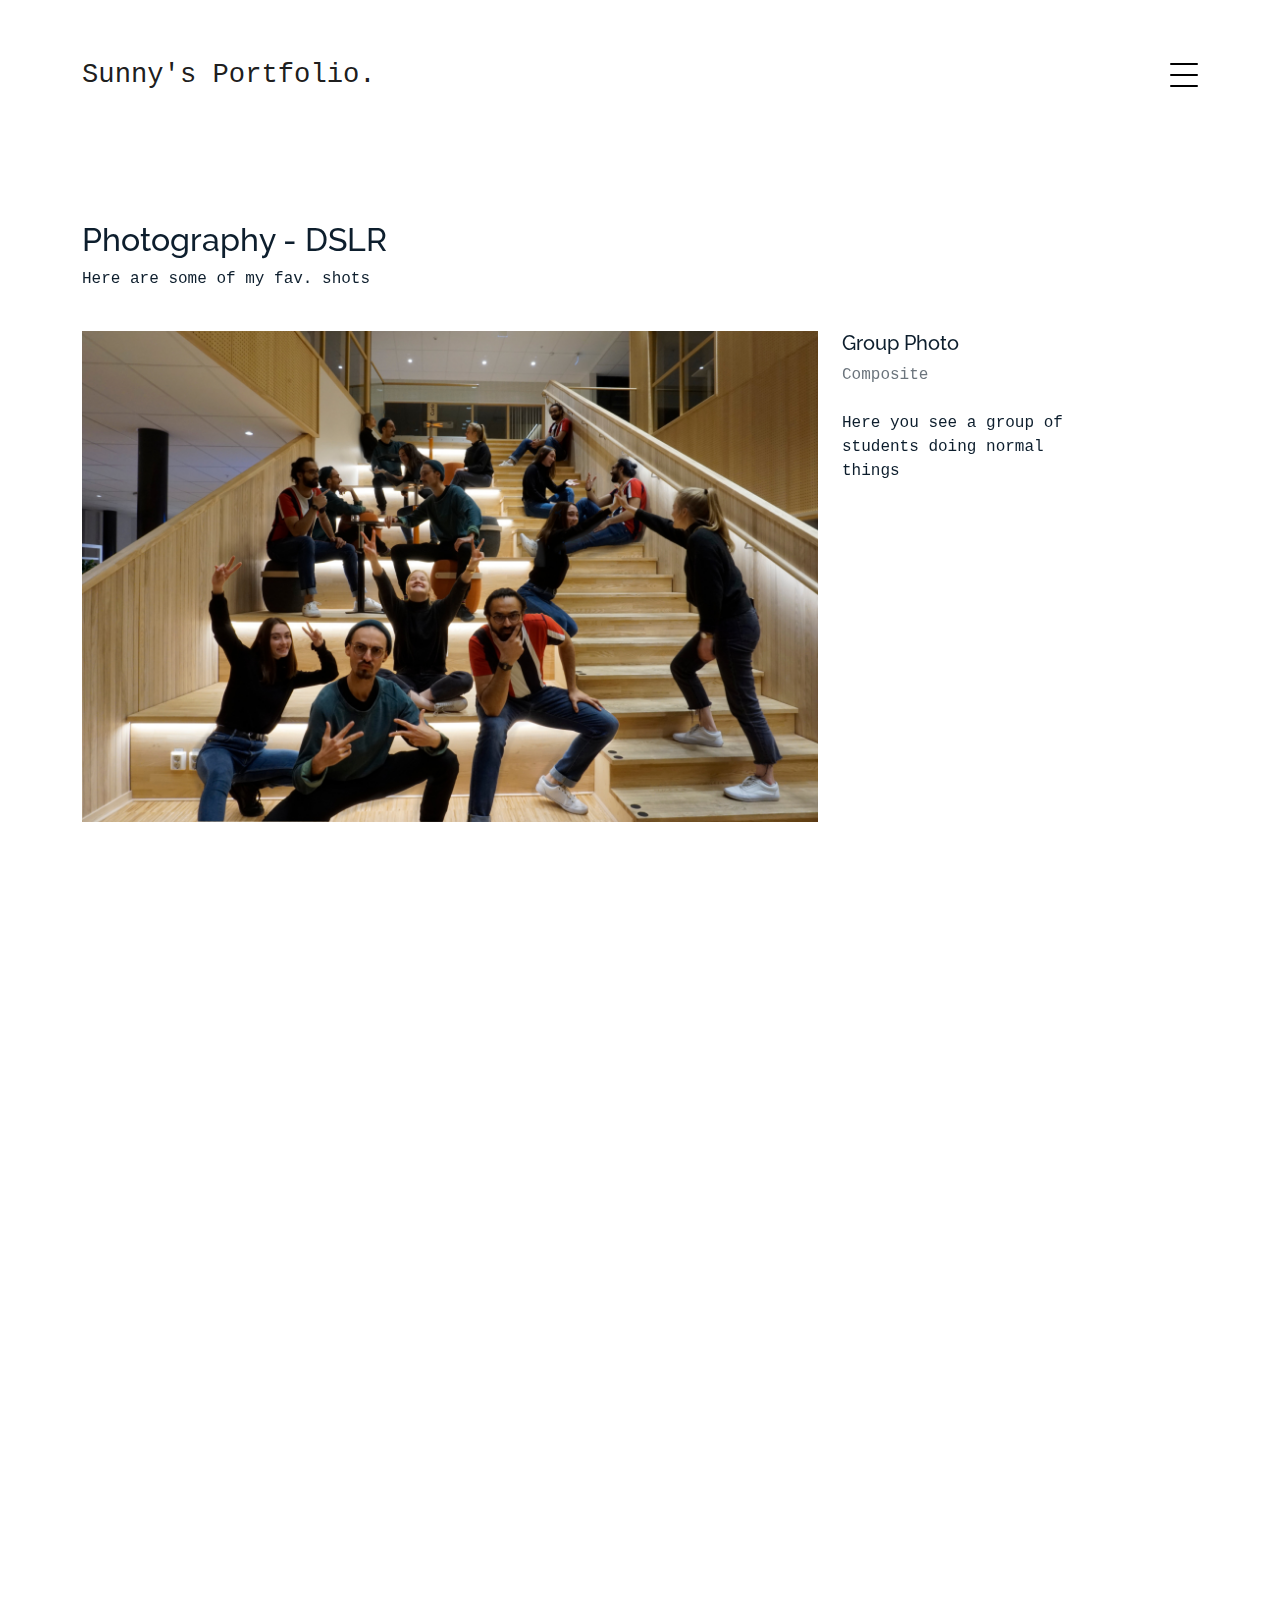
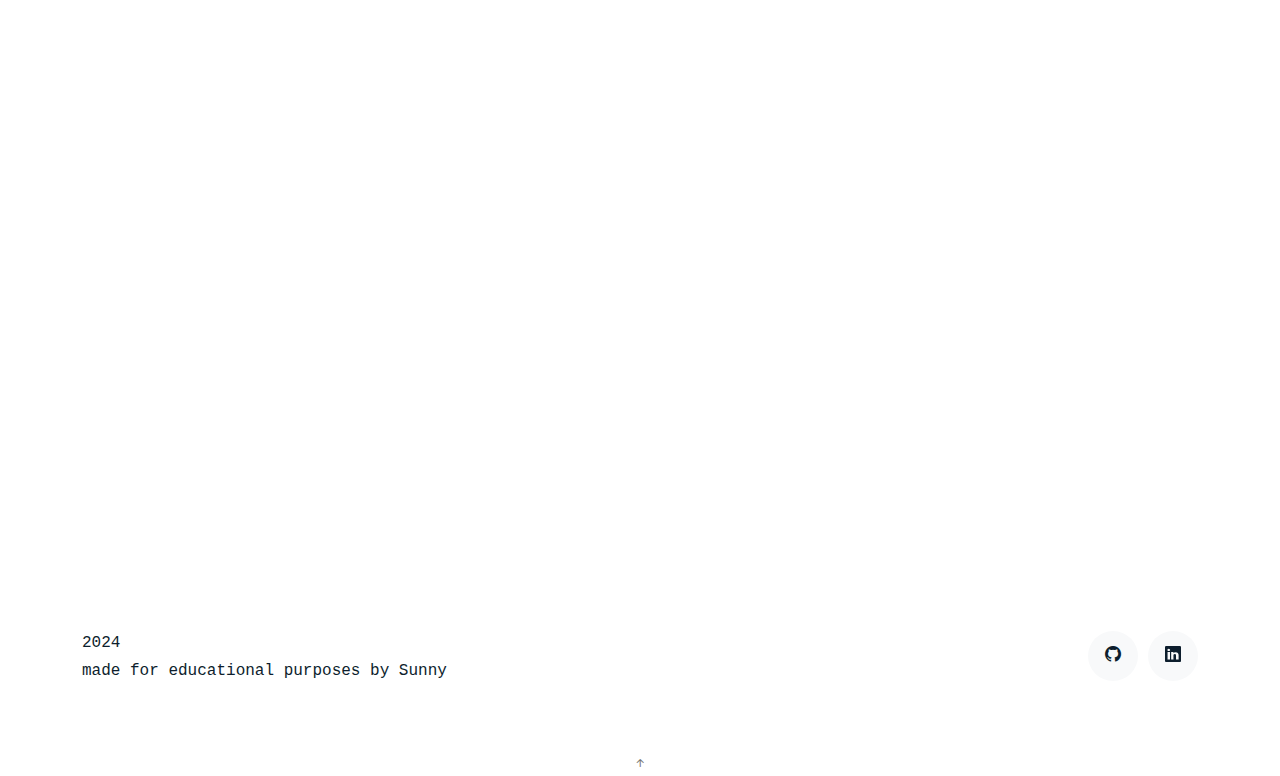
<file: photography-dslr.html>
<!DOCTYPE html>
<html lang="en">

<head>
    <meta charset="utf-8">
    <meta content="width=device-width, initial-scale=1.0" name="viewport">

    <title>Sunny Singh's Portfolio</title>
    <meta content="" name="description">
    <meta content="" name="keywords">

    <!-- Favicons -->
    <link href="assets/img/favicon.png" rel="icon">
    <link href="assets/img/favicon.png" rel="apple-touch-icon">

    <!-- Google Fonts -->
    <link href="https://fonts.googleapis.com/css?family=https://fonts.googleapis.com/css?family=Inconsolata:400,500,600,700|Raleway:400,400i,500,500i,600,600i,700,700i" rel="stylesheet">

    <!-- Vendor CSS Files -->
    <link href="assets/vendor/aos/aos.css" rel="stylesheet">
    <link href="assets/vendor/bootstrap/css/bootstrap.min.css" rel="stylesheet">
    <link href="assets/vendor/bootstrap-icons/bootstrap-icons.css" rel="stylesheet">
    <link href="assets/vendor/swiper/swiper-bundle.min.css" rel="stylesheet">

    <!-- Template Main CSS File -->
    <link href="assets/css/style.css" rel="stylesheet">

    <!-- =======================================================
  * Template Name: MyPortfolio - v4.10.0
  ======================================================== -->
</head>

<body>

    <!-- ======= Navbar ======= -->
    <div class="collapse navbar-collapse custom-navmenu" id="main-navbar">
        <div class="container py-2 py-md-5">
            <div class="row align-items-start">
                <div class="col-md-2">
                    <ul class="custom-menu">
                        <li class="active"><a href="index.html">Home</a></li>
                        <li><a href="about.html">About Me &amp; Contact</a></li>
                        <li><a href="works.html">Works</a></li>
                    </ul>
                </div>
                <div class="col-md-6 d-none d-md-block  mr-auto">
                    <div class="tweet d-flex">
                        <span class="bi bi-linkedin text-white mt-2 mr-3"></span>
                        <div>
                            <p><em>Lets connect!<br> <a target="_blank" href="https://www.linkedin.com/in/sunnyhsingh/">Click here to go to my Linkedin</a></em></p>
                        </div>
                    </div>
                </div>
                <div class="col-md-4 d-none d-md-block">
                    <h3>Hire Me</h3>
                    <p>I'm actively looking for UI/UX related roles<br> <a href="#">sunnysingh9131@gmail.com</a></p>
                </div>
            </div>

        </div>
    </div>

    <nav class="navbar navbar-light custom-navbar">
        <div class="container">
            <a class="navbar-brand" href="index.html">Sunny's Portfolio.</a>
            <a href="#" class="burger" data-bs-toggle="collapse" data-bs-target="#main-navbar">
                <span></span>
            </a>
        </div>
    </nav>

    <main id="main">

       <!-- ======= Section ======= -->
        <section class="section">
            <div class="container">
                <div class="row mb-4 align-items-center">
                    <div class="col-md-6" data-aos="fade-up">
                        <h2>Photography - DSLR</h2>
                        <p>Here are some of my fav. shots</p>
                    </div>
                </div>
            </div>

            <div class="site-section pb-0">
                <div class="container">
                    <div class="row align-items-stretch">
                        <div class="col-md-8" data-aos="fade-up">
                            <img src="assets/img/DSLR/group.jpg" alt="Image" class="img-fluid">
                        </div>
                        <div class="col-md-3 ml-auto" data-aos="fade-up" data-aos-delay="100">
                            <div class="sticky-content">
                                <h3 class="h3">Group Photo</h3>
                                <p class="mb-4"><span class="text-muted">Composite</span></p>

                                <div class="mb-5">
                                    <p>Here you see a group of students doing normal things</p>

                                </div>

                                <!--<h4 class="h4 mb-3">Uses</h4>
                                <ul class="list-unstyled list-line mb-5">
                                    <li>DSLR</li>
                                    <li>Lightroom</li>
                                    <li>Photoshop</li>
                                </ul> -->
                            </div>
                        </div>
                    </div>
                </div>

                <div class="row mb-4 align-items-center">
                    <div class="col-md-6" data-aos="fade-up">

                    </div>
                </div>

                <div class="container">
                    <div class="row align-items-stretch">
                        <div class="col-md-8" data-aos="fade-up">
                            <img src="assets/img/DSLR/names.jpg" alt="Image" class="img-fluid">
                        </div>
                        <div class="col-md-3 ml-auto" data-aos="fade-up" data-aos-delay="100">
                            <div class="sticky-content">
                                <h3 class="h3">Signs</h3>
                                <p class="mb-4"><span class="text-muted">Long exposure</span></p>
                                <div class="mb-5">
                                    <p>The same students using their phone light to sign their name in the air. Captured by a camera</p>
                                </div>
                            </div>
                        </div>
                    </div>
                </div>

                <div class="row mb-4 align-items-center">
                    <div class="col-md-6" data-aos="fade-up">

                    </div>
                </div>

                <div class="container">
                    <div class="row align-items-stretch">
                        <div class="col-md-8" data-aos="fade-up">
                            <img src="assets/img/DSLR/Lapland.jpg" alt="Image" class="img-fluid">
                        </div>
                        <div class="col-md-3 ml-auto" data-aos="fade-up" data-aos-delay="100">
                            <div class="sticky-content">
                                <h3 class="h3">Lights</h3>
                                <p class="mb-4"><span class="text-muted">Long exposure</span></p>
                                <div class="mb-5">
                                    <p>Aurora borealis viewed from the Finnish Lapland</p>
                                </div>
                            </div>
                        </div>
                    </div>
                </div>

                <div class="row mb-4 align-items-center">
                    <div class="col-md-6" data-aos="fade-up">

                    </div>
                </div>

                <div class="container">
                    <div class="row align-items-stretch">
                        <div class="col-md-8" data-aos="fade-up">
                            <img src="assets/img/DSLR/MistyMountain.JPG" alt="Image" class="img-fluid">
                        </div>
                        <div class="col-md-3 ml-auto" data-aos="fade-up" data-aos-delay="100">
                            <div class="sticky-content">
                                <h3 class="h3">Misty Mountains</h3>
                                <div class="mb-5">
                                    <p>Taken somewhere in the Bavarian alps during cloudy weather</p>
                                </div>
                            </div>
                        </div>
                    </div>
                </div>

                <div class="row mb-4 align-items-center">
                    <div class="col-md-6" data-aos="fade-up">

                    </div>
                </div>

                <div class="container">
                    <div class="row align-items-stretch">
                        <div class="col-md-8" data-aos="fade-up">
                            <img src="assets/img/DSLR/BeachWalk.JPG" alt="Image" class="img-fluid">
                        </div>
                        <div class="col-md-3 ml-auto" data-aos="fade-up" data-aos-delay="100">
                            <div class="sticky-content">
                                <h3 class="h3">Sunset</h3>
                                <div class="mb-5">
                                    <p>Summer sunset on the southern Swedish city, Malmo</p>
                                </div>
                            </div>
                        </div>
                    </div>
                </div>

                <div class="row mb-4 align-items-center">
                    <div class="col-md-6" data-aos="fade-up">

                    </div>
                </div>

                <div class="container">
                    <div class="row align-items-stretch">
                        <div class="col-md-8" data-aos="fade-up">
                            <img src="assets/img/DSLR/piano_Ex1.jpg" alt="Image" class="img-fluid">
                        </div>
                        <div class="col-md-3 ml-auto" data-aos="fade-up" data-aos-delay="100">
                            <div class="sticky-content">
                                <h3 class="h3">Piano</h3>
                                <div class="mb-5">
                                    <p>Walk thru downtown Little Rock, AR</p>
                                </div>
                            </div>
                        </div>
                    </div>
                </div>

                <div class="row mb-4 align-items-center">
                    <div class="col-md-6" data-aos="fade-up">

                    </div>
                </div>

                <div class="container">
                    <div class="row align-items-stretch">
                        <div class="col-md-8" data-aos="fade-up">
                            <img src="assets/img/DSLR/LaplandCabin.jpg" alt="Image" class="img-fluid">
                        </div>
                        <div class="col-md-3 ml-auto" data-aos="fade-up" data-aos-delay="100">
                            <div class="sticky-content">
                                <h3 class="h3">Reflection</h3>
                                <div class="mb-5">
                                    <p>Sun setting at 3am in the Finnish Lapland</p>
                                </div>
                            </div>
                        </div>
                    </div>
                </div>

                <div class="row mb-4 align-items-center">
                    <div class="col-md-6" data-aos="fade-up">

                    </div>
                </div>

                <div class="container">
                    <div class="row align-items-stretch">
                        <div class="col-md-8" data-aos="fade-up">
                            <img src="assets/img/DSLR/LaplandTradition.jpg" alt="Image" class="img-fluid">
                        </div>
                        <div class="col-md-3 ml-auto" data-aos="fade-up" data-aos-delay="100">
                            <div class="sticky-content">
                                <h3 class="h3">Lavvu</h3>
                                <div class="mb-5">
                                    <p>Temporary dwelling used by the Sami people of northern extremes of Northern Europe</p>
                                </div>
                            </div>
                        </div>
                    </div>
                </div>

                <div class="row mb-4 align-items-center">
                    <div class="col-md-6" data-aos="fade-up">

                    </div>
                </div>

                <div class="container">
                    <div class="row align-items-stretch">
                        <div class="col-md-8" data-aos="fade-up">
                            <img src="assets/img/DSLR/ForestHike.JPG" alt="Image" class="img-fluid">
                        </div>
                        <div class="col-md-3 ml-auto" data-aos="fade-up" data-aos-delay="100">
                            <div class="sticky-content">
                                <h3 class="h3">Forest</h3>
                                <div class="mb-5">
                                    <p>Taken during a blueberry hunt in the Swedish summer</p>
                                </div>
                            </div>
                        </div>
                    </div>
                </div>

                <div class="row mb-4 align-items-center">
                    <div class="col-md-6" data-aos="fade-up">

                    </div>
                </div>

                <div class="container">
                    <div class="row align-items-stretch">
                        <div class="col-md-8" data-aos="fade-up">
                            <img src="assets/img/DSLR/TelephoneBooth.jpg" alt="Image" class="img-fluid">
                        </div>
                        <div class="col-md-3 ml-auto" data-aos="fade-up" data-aos-delay="100">
                            <div class="sticky-content">
                                <h3 class="h3">Free Books</h3>
                                <div class="mb-5">
                                    <p>Book exchange in a old imported British telephone booth</p>
                                </div>
                            </div>
                        </div>
                    </div>
                </div>

                <div class="row mb-4 align-items-center">
                    <div class="col-md-6" data-aos="fade-up">

                    </div>
                </div>

                <div class="container">
                    <div class="row align-items-stretch">
                        <div class="col-md-8" data-aos="fade-up">
                            <img src="assets/img/DSLR/Berchtesgaden.jpg" alt="Image" class="img-fluid">
                        </div>
                        <div class="col-md-3 ml-auto" data-aos="fade-up" data-aos-delay="100">
                            <div class="sticky-content">
                                <h3 class="h3">Berchtesgaden</h3>
                                <div class="mb-5">
                                    <p>Dock view outlooking the Bavarian alps</p>
                                </div>
                            </div>
                        </div>
                    </div>
                </div>

                <div class="row mb-4 align-items-center">
                    <div class="col-md-6" data-aos="fade-up">

                    </div>
                </div>

                <div class="container">
                    <div class="row align-items-stretch">
                        <div class="col-md-8" data-aos="fade-up">
                            <img src="assets/img/DSLR/Exploring.jpg" alt="Image" class="img-fluid">
                        </div>
                        <div class="col-md-3 ml-auto" data-aos="fade-up" data-aos-delay="100">
                            <div class="sticky-content">
                                <h3 class="h3">Web</h3>
                                <div class="mb-5">
                                    <p>A unique tree which you can go inside due to its web like structure</p>
                                </div>
                            </div>
                        </div>
                    </div>
                </div>

                <div class="row mb-4 align-items-center">
                    <div class="col-md-6" data-aos="fade-up">

                    </div>
                </div>

                <div class="container">
                    <div class="row align-items-stretch">
                        <div class="col-md-8" data-aos="fade-up">
                            <img src="assets/img/DSLR/FatherandSon.jpg" alt="Image" class="img-fluid">
                        </div>
                        <div class="col-md-3 ml-auto" data-aos="fade-up" data-aos-delay="100">
                            <div class="sticky-content">
                                <h3 class="h3">Fishing</h3>
                                <div class="mb-5">
                                    <p>Father and son enjoying some fishing</p>
                                </div>
                            </div>
                        </div>
                    </div>
                </div>

                <div class="row mb-4 align-items-center">
                    <div class="col-md-6" data-aos="fade-up">

                    </div>
                </div>

                <div class="container">
                    <div class="row align-items-stretch">
                        <div class="col-md-8" data-aos="fade-up">
                            <img src="assets/img/DSLR/Competition.jpg" alt="Image" class="img-fluid">
                        </div>
                        <div class="col-md-3 ml-auto" data-aos="fade-up" data-aos-delay="100">
                            <div class="sticky-content">
                                <h3 class="h3">Shock</h3>
                                <div class="mb-5">
                                    <p>The moment of defeat as the team loses points in a robotics competition</p>
                                </div>
                            </div>
                        </div>
                    </div>
                </div>

                <div class="row mb-4 align-items-center">
                    <div class="col-md-6" data-aos="fade-up">

                    </div>
                </div>

                

                <div class="container">
                    <div class="row align-items-stretch">
                        <div class="col-md-8" data-aos="fade-up">
                            <img src="assets/img/DSLR/Intensity.jpg" alt="Image" class="img-fluid">
                        </div>
                        <div class="col-md-3 ml-auto" data-aos="fade-up" data-aos-delay="100">
                            <div class="sticky-content">
                                <h3 class="h3">Tense</h3>
                                <div class="mb-5">
                                    <p>Tension rises as the battle in a robotic competition heats up</p>
                                </div>
                            </div>
                        </div>
                    </div>
                </div>

                <div class="row mb-4 align-items-center">
                    <div class="col-md-6" data-aos="fade-up">

                    </div>
                </div>

                

                <div class="container">
                    <div class="row align-items-stretch">
                        <div class="col-md-8" data-aos="fade-up">
                            <img src="assets/img/DSLR/indy5001.jpg" alt="Image" class="img-fluid">
                        </div>
                        <div class="col-md-3 ml-auto" data-aos="fade-up" data-aos-delay="100">
                            <div class="sticky-content">
                                <h3 class="h3">26</h3>
                                <div class="mb-5">
                                    <p>Tracked a 190 MPH (306KM/H)</p>
                                </div>
                            </div>
                        </div>
                    </div>
                </div>

                <div class="row mb-4 align-items-center">
                    <div class="col-md-6" data-aos="fade-up">

                    </div>
                </div>

                

                <div class="container">
                    <div class="row align-items-stretch">
                        <div class="col-md-8" data-aos="fade-up">
                            <img src="assets/img/DSLR/indy5002.jpg" alt="Image" class="img-fluid">
                        </div>
                        <div class="col-md-3 ml-auto" data-aos="fade-up" data-aos-delay="100">
                            <div class="sticky-content">
                                <h3 class="h3">3</h3>
                                <div class="mb-5">
                                    <p>Audience in background with motion blur</p>
                                </div>
                            </div>
                        </div>
                    </div>
                </div>

                <div class="row mb-4 align-items-center">
                    <div class="col-md-6" data-aos="fade-up">

                    </div>
                </div>

                

                <div class="container">
                    <div class="row align-items-stretch">
                        <div class="col-md-8" data-aos="fade-up">
                            <img src="assets/img/DSLR/indy5003.jpg" alt="Image" class="img-fluid">
                        </div>
                        <div class="col-md-3 ml-auto" data-aos="fade-up" data-aos-delay="100">
                            <div class="sticky-content">
                                <h3 class="h3">The calm</h3>
                                <div class="mb-5">
                                    <p>Getting ready prior to Indy 500 race start</p>
                                </div>
                            </div>
                        </div>
                    </div>
                </div>




            </div>
        </section>

        


    </main><!-- End #main -->

    <!-- ======= Footer ======= -->
    <footer class="footer" role="contentinfo">
        <div class="container">
            <div class="row">
                <div class="col-sm-6">
                    <p class="mb-1">2024</p>
                    <!--
            I used a bootstrap setup from https://bootstrapmade.com/buy/?theme=MyPortfolio
          -->
                    made for educational purposes by Sunny

                </div>
                <div class="col-sm-6 social text-md-end">
                    <a target="_blank" href="https://github.com/sunnyengineer/"><span class="bi bi-github"></span></a>
                    <a target="_blank" href="https://www.linkedin.com/in/sunnyhsingh/"><span class="bi bi-linkedin"></span></a>
                </div>
            </div>
        </div>
    </footer>

    <a href="#" class="back-to-top d-flex align-items-center justify-content-center"><i class="bi bi-arrow-up-short"></i></a>

    <!-- Vendor JS Files -->
    <script src="assets/vendor/aos/aos.js"></script>
    <script src="assets/vendor/bootstrap/js/bootstrap.bundle.min.js"></script>
    <script src="assets/vendor/isotope-layout/isotope.pkgd.min.js"></script>
    <script src="assets/vendor/swiper/swiper-bundle.min.js"></script>
    <script src="assets/vendor/php-email-form/validate.js"></script>

    <!-- Template Main JS File -->
    <script src="assets/js/main.js"></script>

</body></html>
</file>
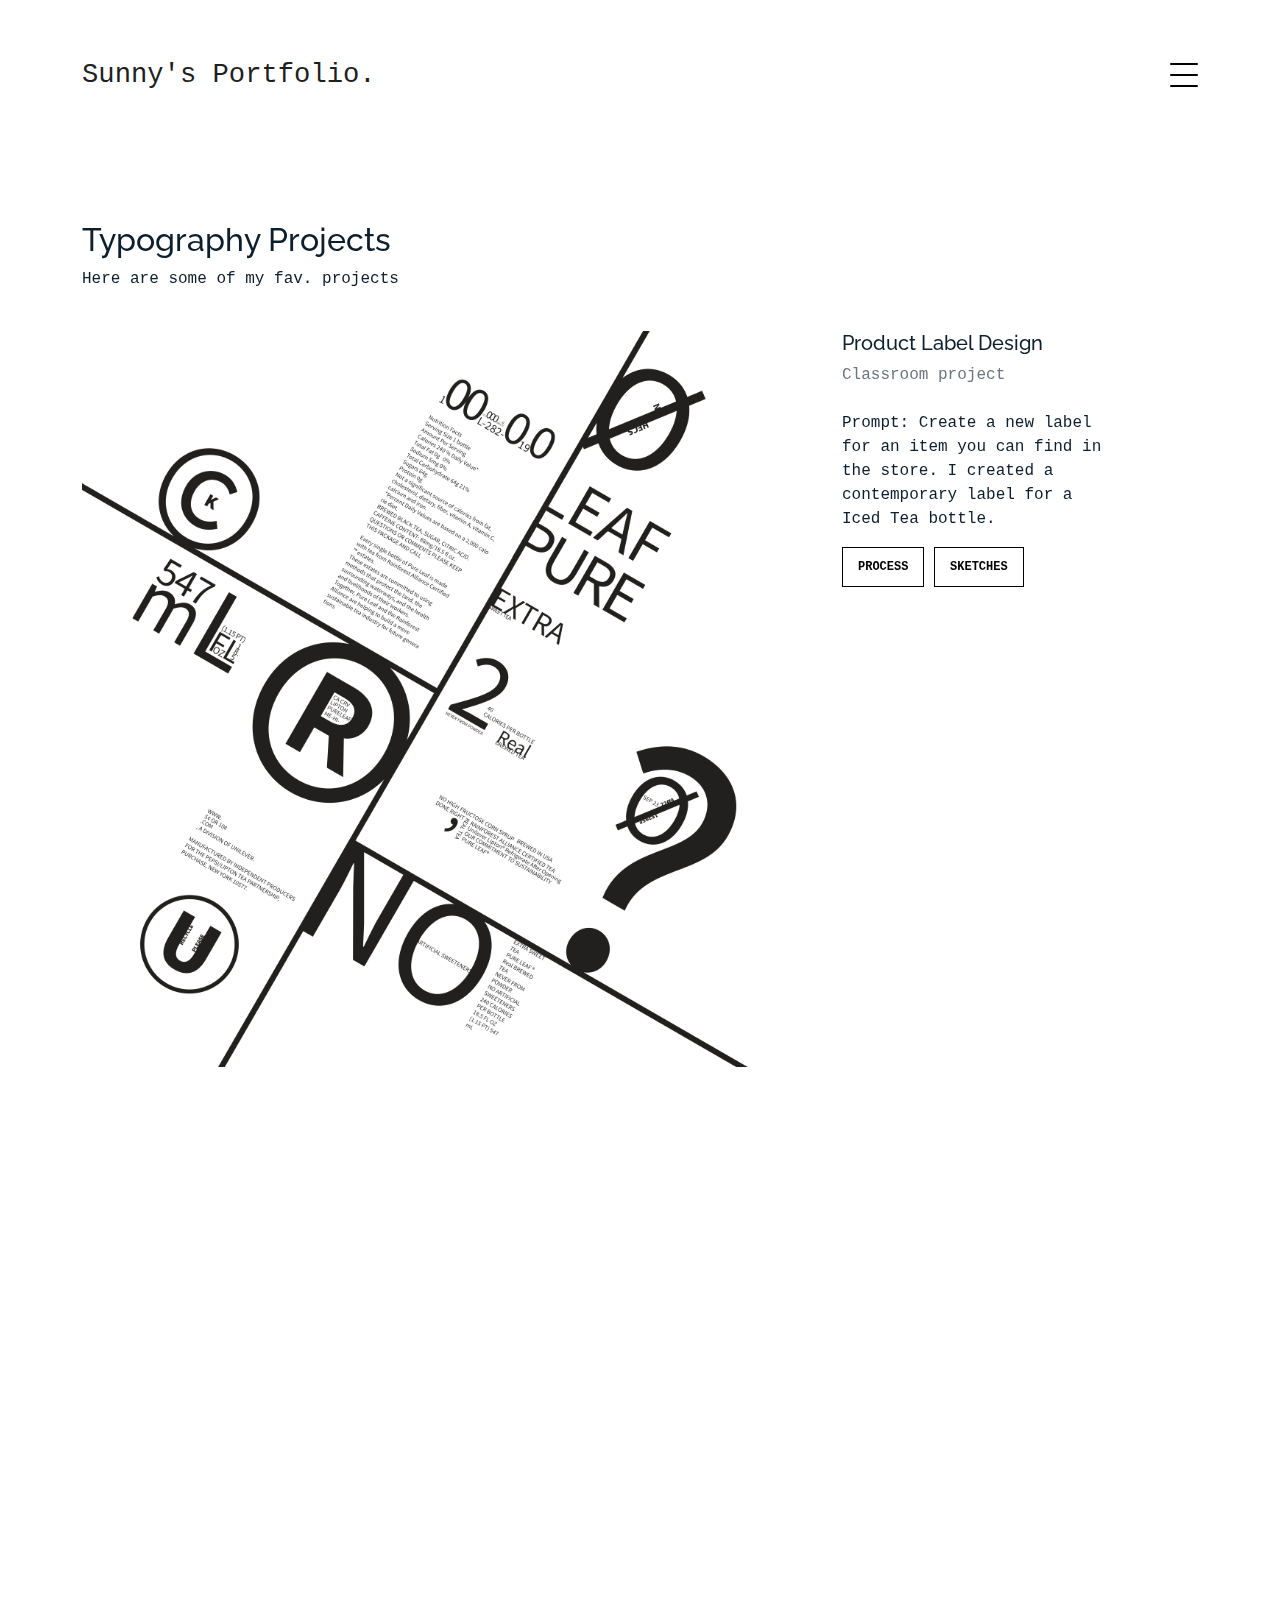
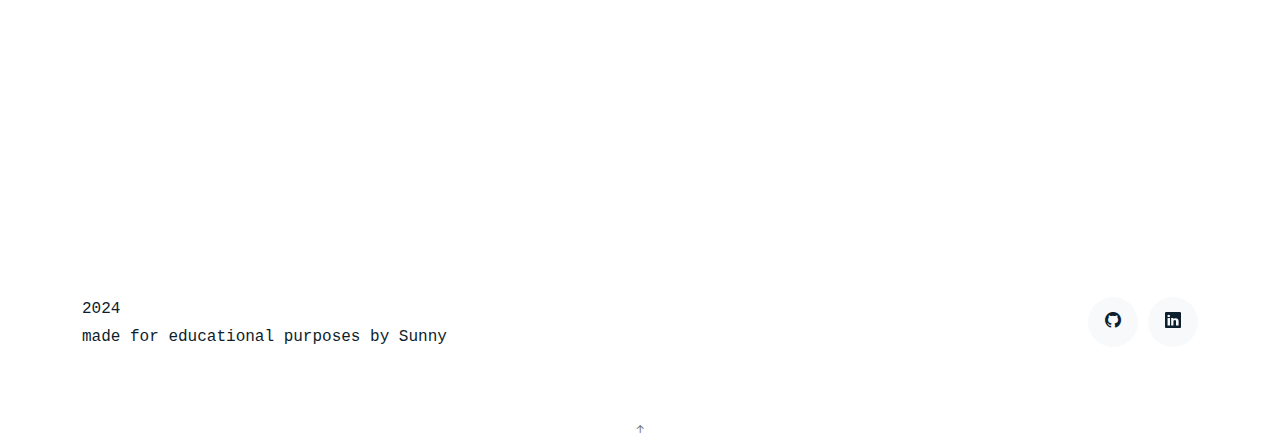
<file: typography.html>
<!DOCTYPE html>
<html lang="en">

<head>
    <meta charset="utf-8">
    <meta content="width=device-width, initial-scale=1.0" name="viewport">

    <title>Sunny Singh's Portfolio</title>
    <meta content="" name="description">
    <meta content="" name="keywords">

    <!-- Favicons -->
    <link href="assets/img/favicon.png" rel="icon">
    <link href="assets/img/favicon.png" rel="apple-touch-icon">

    <!-- Google Fonts -->
    <link href="https://fonts.googleapis.com/css?family=https://fonts.googleapis.com/css?family=Inconsolata:400,500,600,700|Raleway:400,400i,500,500i,600,600i,700,700i" rel="stylesheet">

    <!-- Vendor CSS Files -->
    <link href="assets/vendor/aos/aos.css" rel="stylesheet">
    <link href="assets/vendor/bootstrap/css/bootstrap.min.css" rel="stylesheet">
    <link href="assets/vendor/bootstrap-icons/bootstrap-icons.css" rel="stylesheet">
    <link href="assets/vendor/swiper/swiper-bundle.min.css" rel="stylesheet">

    <!-- Template Main CSS File -->
    <link href="assets/css/style.css" rel="stylesheet">

    <!-- =======================================================
  * Template Name: MyPortfolio - v4.10.0
  ======================================================== -->
</head>

<body>

    <!-- ======= Navbar ======= -->
    <div class="collapse navbar-collapse custom-navmenu" id="main-navbar">
        <div class="container py-2 py-md-5">
            <div class="row align-items-start">
                <div class="col-md-2">
                    <ul class="custom-menu">
                        <li class="active"><a href="index.html">Home</a></li>
                        <li><a href="about.html">About Me &amp; Contact</a></li>
                        <li><a href="works.html">Works</a></li>
                    </ul>
                </div>
                <div class="col-md-6 d-none d-md-block  mr-auto">
                    <div class="tweet d-flex">
                        <span class="bi bi-linkedin text-white mt-2 mr-3"></span>
                        <div>
                            <p><em>Lets connect!<br> <a target="_blank" href="https://www.linkedin.com/in/sunnyhsingh/">Click here to go to my Linkedin</a></em></p>
                        </div>
                    </div>
                </div>
                <div class="col-md-4 d-none d-md-block">
                    <h3>Hire Me</h3>
                    <p>I'm actively looking for UI/UX related roles<br> <a href="#">sunnysingh9131@gmail.com</a></p>
                </div>
            </div>

        </div>
    </div>

    <nav class="navbar navbar-light custom-navbar">
        <div class="container">
            <a class="navbar-brand" href="index.html">Sunny's Portfolio.</a>
            <a href="#" class="burger" data-bs-toggle="collapse" data-bs-target="#main-navbar">
                <span></span>
            </a>
        </div>
    </nav>

    <main id="main">

       <!-- ======= Section ======= -->
        <section class="section">
            <div class="container">
                <div class="row mb-4 align-items-center">
                    <div class="col-md-6" data-aos="fade-up">
                        <h2>Typography Projects</h2>
                        <p>Here are some of my fav. projects</p>
                    </div>
                </div>
            </div>

            <div class="site-section pb-0">
                <div class="container">
                    <div class="row align-items-stretch">
                        <div class="col-md-8" data-aos="fade-up">
                            <img src="assets/files/Typography/ProductLabel_Final_Sunny-1.jpg" alt="Image" class="img-fluid">
                        </div>

                        <div class="col-md-3 ml-auto" data-aos="fade-up" data-aos-delay="100">
                            <div class="sticky-content">
                                <h3 class="h3">Product Label Design</h3>
                                <p class="mb-4"><span class="text-muted">Classroom project</span></p>
                                <div class="mb-5">
                                    <p>Prompt: Create a new label for an item you can find in the store. I created a contemporary label for a Iced Tea bottle.
                                    </p>
                                    <p><a target="_blank" href="assets/files/Typography/ProductLabel_Process_Sunny.pdf" class="readmore">Process</a> <a target="_blank" href="assets/files/Typography/ProductLabel_Sketches_Sunny.png" class="readmore">Sketches</a> </p>
                                </div>
                            </div>
                        </div>
                    </div>
                </div>

                <div class="row mb-4 align-items-center">
                    <div class="col-md-6" data-aos="fade-up">

                    </div>
                </div>

                <div class="container">
                    <div class="row align-items-stretch">
                        <div class="col-md-8" data-aos="fade-up">
                            <img src="assets/files/Typography/JustMyType_FinalSculpture_Singh.png" alt="Image" class="img-fluid">
                        </div>

                        <div class="col-md-3 ml-auto" data-aos="fade-up" data-aos-delay="100">
                            <div class="sticky-content">
                                <h3 class="h3">Just my type</h3>
                                <p class="mb-4"><span class="text-muted">Classroom project</span></p>
                                <div class="mb-5">
                                    <p>Prompt: Use an adjective to create a sculpture. The word also needs to reflect itself.
                                    </p>
                                    <p><a target="_blank" href="assets/files/Typography/JustMyType_Statement_Singh.pdf" class="readmore">Artist Statement</a> <a target="_blank" href="assets/files/Typography/JustMyType_Process_Singh.png" class="readmore">Process</a> <a target="_blank" href="assets/files/Typography/SketchesJustMyType.pdf" class="readmore">Sketches</a></p>
                                </div>
                            </div>
                        </div>
                    </div>
                </div>

                <div class="row mb-4 align-items-center">
                    <div class="col-md-6" data-aos="fade-up">

                    </div>
                </div>

                <div class="container">
                    <div class="row align-items-stretch">
                        <div class="col-md-8" data-aos="fade-up">
                            <img src="assets/files/Typography/InfoDesign.PNG" alt="Image" class="img-fluid">
                        </div>

                        <div class="col-md-3 ml-auto" data-aos="fade-up" data-aos-delay="100">
                            <div class="sticky-content">
                                <h3 class="h3">Info Design</h3>
                                <p class="mb-4"><span class="text-muted">Classroom project</span></p>
                                <div class="mb-5">
                                    <p>Prompt: Create a info design based off the set content that's provided.
                                    </p>
                                    <p><a target="_blank" href="assets/files/Typography/SunnySingh_InfoDesign_Final.pdf" class="readmore">Process</a></p>
                                </div>
                            </div>
                        </div>
                    </div>
                </div>

                <div class="row mb-4 align-items-center">
                    <div class="col-md-6" data-aos="fade-up">

                    </div>
                </div>

                <div class="container">
                    <div class="row align-items-stretch">
                        <div class="col-md-8" data-aos="fade-up">
                            <img src="assets/files/Typography/10Words_SunnySingh-01.jpg" alt="Image" class="img-fluid">
                        </div>

                        <div class="col-md-3 ml-auto" data-aos="fade-up" data-aos-delay="100">
                            <div class="sticky-content">
                                <h3 class="h3">10 Words</h3>
                                <p class="mb-4"><span class="text-muted">Classroom project</span></p>
                                <div class="mb-5">
                                    <p>Prompt: Use words to create the feeling of what they mean.
                                    </p>
                                    <p><a target="_blank" href="assets/files/Typography/10Words_SunnySingh.pdf" class="readmore">All 10 words</a></p>
                                </div>
                            </div>
                        </div>
                    </div>
                </div>

                <div class="row mb-4 align-items-center">
                    <div class="col-md-6" data-aos="fade-up">

                    </div>
                </div>
                
                <div class="container">
                    <div class="row align-items-stretch">
                        <div class="col-md-8" data-aos="fade-up">
                            <img src="assets/files/Typography/Nine%20Signs_Sunny_FINAL-1.jpg" alt="Image" class="img-fluid">
                        </div>

                        <div class="col-md-3 ml-auto" data-aos="fade-up" data-aos-delay="100">
                            <div class="sticky-content">
                                <h3 class="h3">9 Signs</h3>
                                <p class="mb-4"><span class="text-muted">Classroom project</span></p>
                                <div class="mb-5">
                                    <p>Prompt: Imagine you are creating a new language. Create the custom type for it.
                                    </p>
                                    <p><a target="_blank" href="assets/files/Typography/Nine%20Signs_Sunny_FINAL.pdf" class="readmore">Process</a></p>
                                </div>
                            </div>
                        </div>
                    </div>
                </div>

                <div class="row mb-4 align-items-center">
                    <div class="col-md-6" data-aos="fade-up">

                    </div>
                </div>
                
                <div class="container">
                    <div class="row align-items-stretch">
                        <div class="col-md-8" data-aos="fade-up">
                            <img src="assets/files/Typography/ImageAndType.jpg" alt="Image" class="img-fluid">
                        </div>

                        <div class="col-md-3 ml-auto" data-aos="fade-up" data-aos-delay="100">
                            <div class="sticky-content">
                                <h3 class="h3">Image and type</h3>
                                <p class="mb-4"><span class="text-muted">Classroom project</span></p>
                                <div class="mb-5">
                                    <p>Prompt: Use a type that displays the action or emotion of the picture.
                                    </p>
                                    <p><a target="_blank" href="assets/files/Typography/ImageAndType.jpg" class="readmore">Process</a></p>
                                </div>
                            </div>
                        </div>
                    </div>
                </div>

                <div class="row mb-4 align-items-center">
                    <div class="col-md-6" data-aos="fade-up">

                    </div>
                </div>

                <div class="row mb-4 align-items-center">
                    <div class="col-md-6" data-aos="fade-up">

                    </div>
                </div>

            </div>
        </section>


    </main><!-- End #main -->

    <!-- ======= Footer ======= -->
    <footer class="footer" role="contentinfo">
        <div class="container">
            <div class="row">
                <div class="col-sm-6">
                    <p class="mb-1">2024</p>
                    <!--
            I used a bootstrap setup from https://bootstrapmade.com/buy/?theme=MyPortfolio
          -->
                    made for educational purposes by Sunny

                </div>
                <div class="col-sm-6 social text-md-end">
                    <a target="_blank" href="https://github.com/sunnyengineer/"><span class="bi bi-github"></span></a>
                    <a target="_blank" href="https://www.linkedin.com/in/sunnyhsingh/"><span class="bi bi-linkedin"></span></a>
                </div>
            </div>
        </div>
    </footer>

    <a href="#" class="back-to-top d-flex align-items-center justify-content-center"><i class="bi bi-arrow-up-short"></i></a>

    <!-- Vendor JS Files -->
    <script src="assets/vendor/aos/aos.js"></script>
    <script src="assets/vendor/bootstrap/js/bootstrap.bundle.min.js"></script>
    <script src="assets/vendor/isotope-layout/isotope.pkgd.min.js"></script>
    <script src="assets/vendor/swiper/swiper-bundle.min.js"></script>
    <script src="assets/vendor/php-email-form/validate.js"></script>

    <!-- Template Main JS File -->
    <script src="assets/js/main.js"></script>

</body></html>
</file>
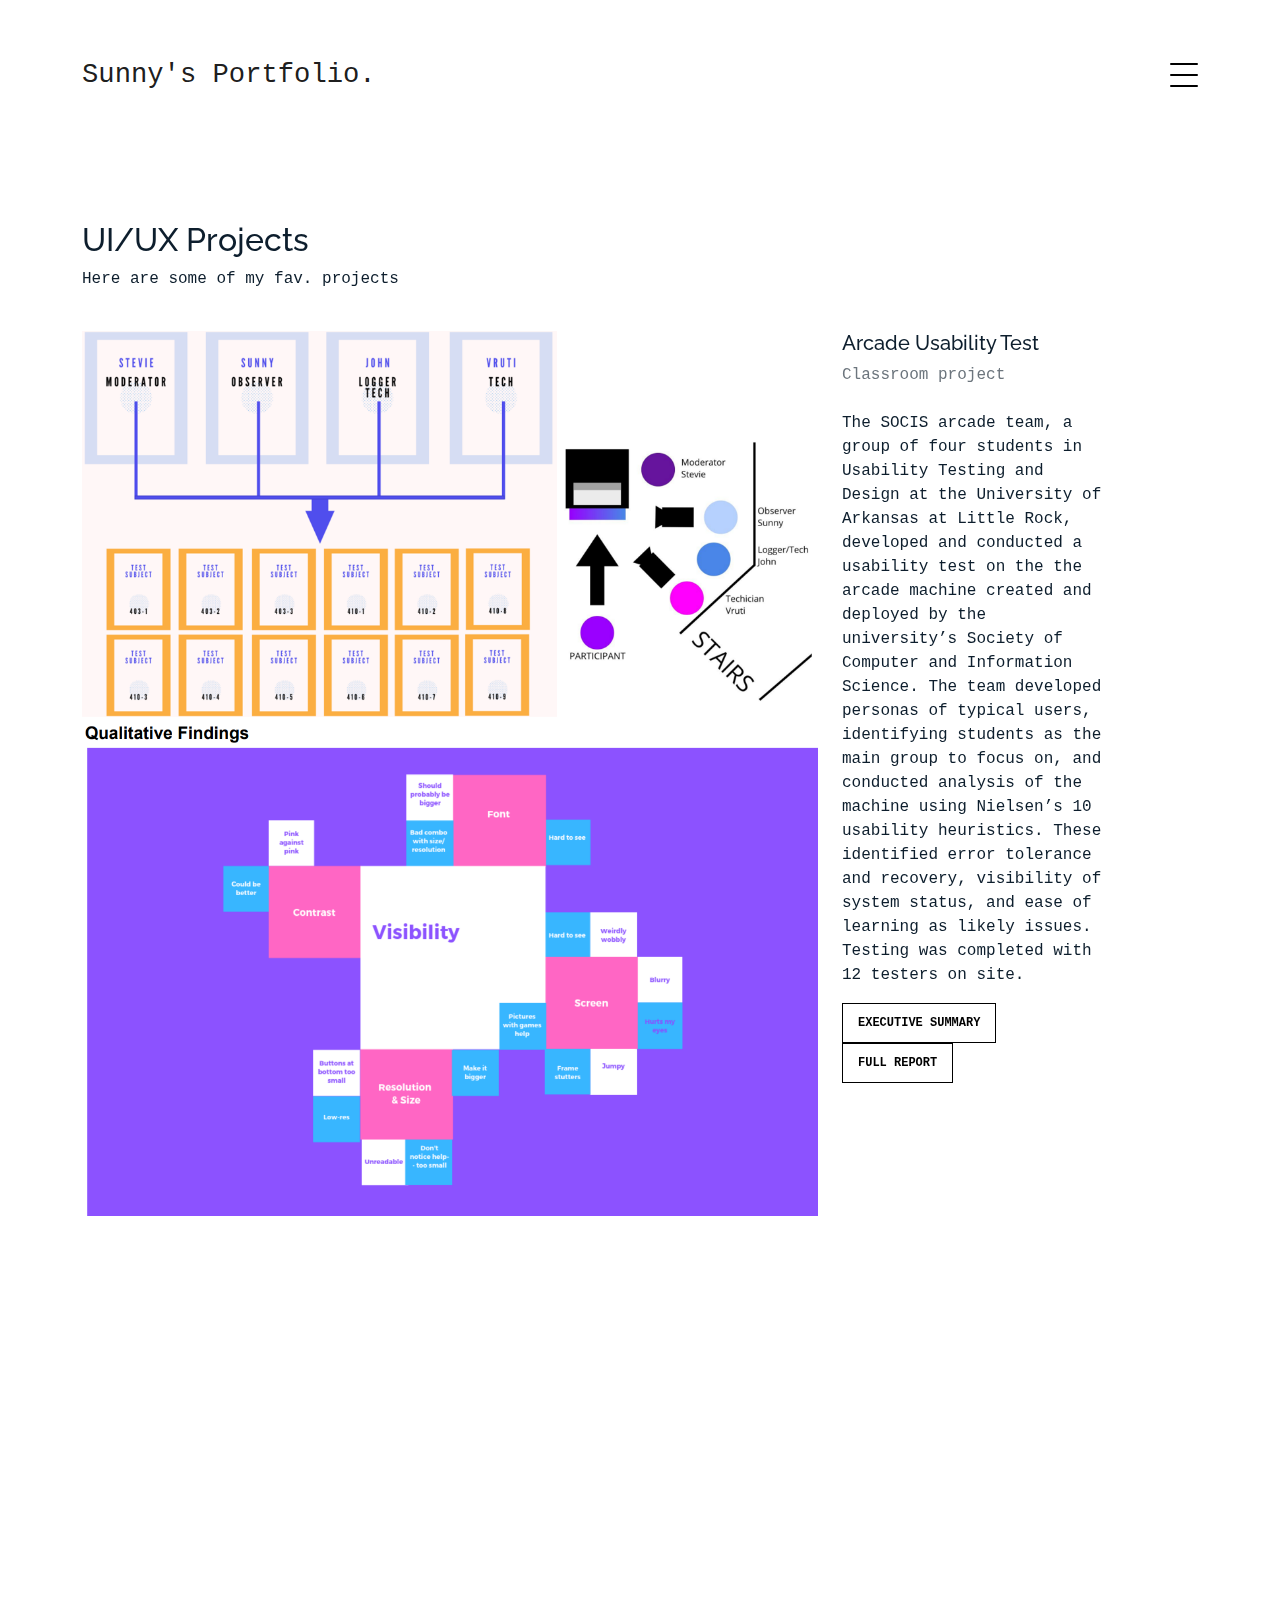
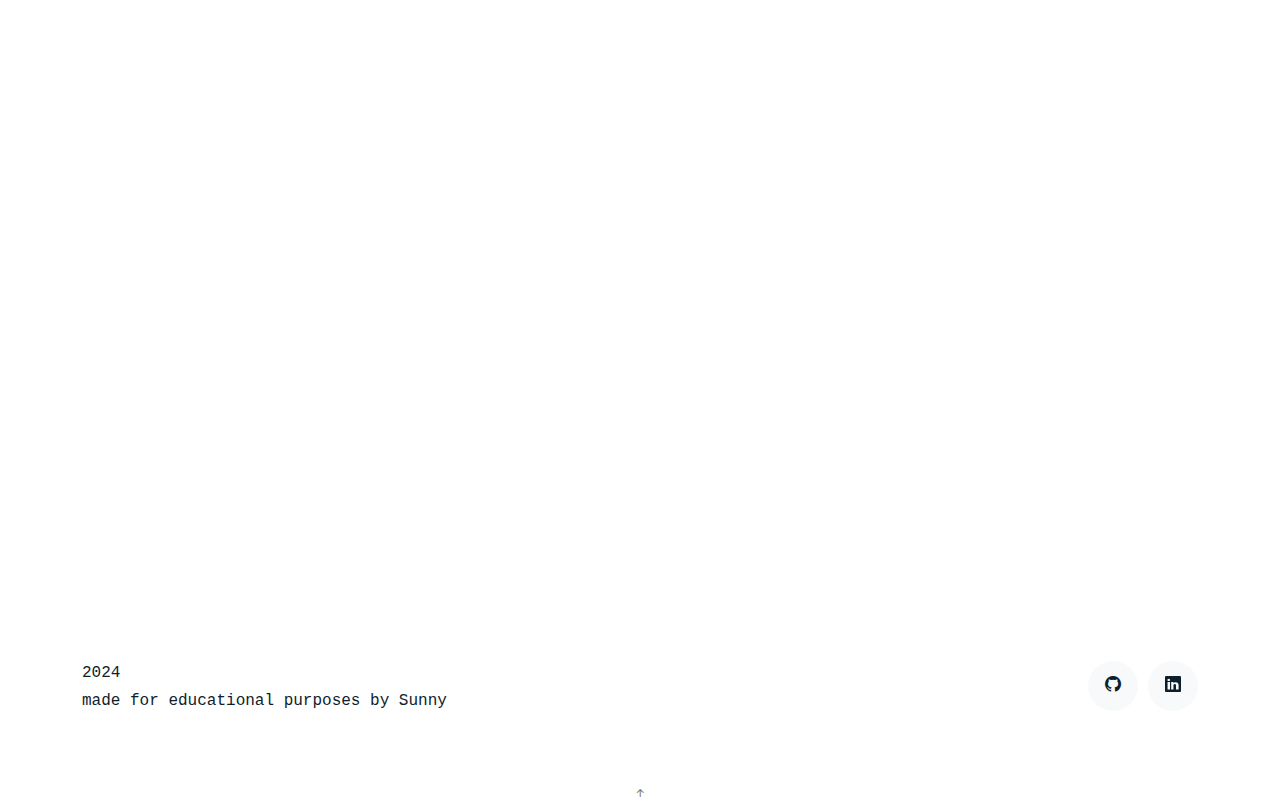
<file: uiux.html>
<!DOCTYPE html>
<html lang="en">

<head>
    <meta charset="utf-8">
    <meta content="width=device-width, initial-scale=1.0" name="viewport">

    <title>Sunny Singh's Portfolio</title>
    <meta content="" name="description">
    <meta content="" name="keywords">

    <!-- Favicons -->
    <link href="assets/img/favicon.png" rel="icon">
    <link href="assets/img/favicon.png" rel="apple-touch-icon">

    <!-- Google Fonts -->
    <link href="https://fonts.googleapis.com/css?family=https://fonts.googleapis.com/css?family=Inconsolata:400,500,600,700|Raleway:400,400i,500,500i,600,600i,700,700i" rel="stylesheet">

    <!-- Vendor CSS Files -->
    <link href="assets/vendor/aos/aos.css" rel="stylesheet">
    <link href="assets/vendor/bootstrap/css/bootstrap.min.css" rel="stylesheet">
    <link href="assets/vendor/bootstrap-icons/bootstrap-icons.css" rel="stylesheet">
    <link href="assets/vendor/swiper/swiper-bundle.min.css" rel="stylesheet">

    <!-- Template Main CSS File -->
    <link href="assets/css/style.css" rel="stylesheet">

    <!-- =======================================================
  * Template Name: MyPortfolio - v4.10.0
  ======================================================== -->
</head>

<body>

    <!-- ======= Navbar ======= -->
    <div class="collapse navbar-collapse custom-navmenu" id="main-navbar">
        <div class="container py-2 py-md-5">
            <div class="row align-items-start">
                <div class="col-md-2">
                    <ul class="custom-menu">
                        <li class="active"><a href="index.html">Home</a></li>
                        <li><a href="about.html">About Me &amp; Contact</a></li>
                        <li><a href="works.html">Works</a></li>
                    </ul>
                </div>
                <div class="col-md-6 d-none d-md-block  mr-auto">
                    <div class="tweet d-flex">
                        <span class="bi bi-linkedin text-white mt-2 mr-3"></span>
                        <div>
                            <p><em>Lets connect!<br> <a target="_blank" href="https://www.linkedin.com/in/sunnyhsingh/">Click here to go to my Linkedin</a></em></p>
                        </div>
                    </div>
                </div>
                <div class="col-md-4 d-none d-md-block">
                    <h3>Hire Me</h3>
                    <p>I'm actively looking for UI/UX related roles<br> <a href="#">sunnysingh9131@gmail.com</a></p>
                </div>
            </div>

        </div>
    </div>

    <nav class="navbar navbar-light custom-navbar">
        <div class="container">
            <a class="navbar-brand" href="index.html">Sunny's Portfolio.</a>
            <a href="#" class="burger" data-bs-toggle="collapse" data-bs-target="#main-navbar">
                <span></span>
            </a>
        </div>
    </nav>

    <main id="main">

       <!-- ======= Section ======= -->
        <section class="section">
            <div class="container">
                <div class="row mb-4 align-items-center">
                    <div class="col-md-6" data-aos="fade-up">
                        <h2>UI/UX Projects</h2>
                        <p>Here are some of my fav. projects</p>
                    </div>
                </div>
            </div>

            <div class="site-section pb-0">
                <div class="container">
                    <div  class="row align-items-stretch">
                        <div class="col-md-8" data-aos="fade-up">
                            <img src="assets/files/Websites/uiux/UsabilitySetup.PNG" alt="Image" class="img-fluid">
                            <img src="assets/files/Websites/uiux/QFUsability.PNG" alt="Image" class="img-fluid">
                        </div>
                        
                        <div class="col-md-3 ml-auto" data-aos="fade-up" data-aos-delay="100">
                            <div class="sticky-content">
                                <h3 class="h3">Arcade Usability Test</h3>
                                <p class="mb-4"><span class="text-muted">Classroom project</span></p>
                                <div class="mb-5">
                                    <p>The SOCIS arcade team, a group of four students in Usability Testing and Design at the University of Arkansas at Little Rock, developed and conducted a usability test on the the arcade machine created and deployed by the university’s Society of Computer and Information Science. The team developed personas of typical users, identifying students as the main group to focus on, and conducted analysis of the machine using Nielsen’s 10 usability heuristics. These identified error tolerance and recovery, visibility of system status, and ease of learning as likely issues. Testing was completed with 12 testers on site.
                                    </p>
                                    <p><a target="_blank" href="assets/files/Websites/uiux/SocisSummary.pdf" class="readmore">Executive summary</a> <a target="_blank" href="assets/files/Websites/uiux/SOCISUsabilityStudy.pdf" class="readmore">Full report</a>  </p>
                                </div>
                            </div>
                        </div>
                    </div>
                </div>

                <div class="row mb-4 align-items-center">
                    <div class="col-md-6" data-aos="fade-up">

                    </div>
                </div>

                <div class="container">
                    <div  class="row align-items-stretch">
                        <div class="col-md-8" data-aos="fade-up">
                            <img src="assets/files/Websites/uiux/eduApp.PNG" alt="Image" class="img-fluid">
                            <img src="assets/files/Websites/uiux/EduStoryBoard.PNG" alt="Image" class="img-fluid">
                        </div>
                        
                        <div class="col-md-3 ml-auto" data-aos="fade-up" data-aos-delay="100">
                            <div class="sticky-content">
                                <h3 class="h3">Edu Eats UI/UX project</h3>
                                <p class="mb-4"><span class="text-muted">Classroom project</span></p>
                                <div class="mb-5">
                                    <p>Case: UA Little Rock students have requested a food app for the campus that allows the various restaurants on campus to deliver to them directly, saving them time from walking all across campus.
                                    </p>
                                    <p><a target="_blank" href="https://xd.adobe.com/view/7e8782e1-0ac1-417c-85a8-24fd98daa018-2bd4/?fullscreen&hints=on" class="readmore">View App</a> <a target="_blank" href="assets/files/Websites/uiux/EDUEats_SunnySingh.pdf" class="readmore">Full report</a></p>
                                    <p>
                                        <a target="_blank" href="https://xd.adobe.com/view/d8440dd8-3a56-4b52-aa6a-0aef52fb6cae-8d17/" class="readmore">Personas</a>
                                </p>
                                </div>
                            </div>
                        </div>
                    </div>
                </div>

                <div class="row mb-4 align-items-center">
                    <div class="col-md-6" data-aos="fade-up">

                    </div>
                </div>

            </div>
        </section>


    </main><!-- End #main -->

    <!-- ======= Footer ======= -->
    <footer class="footer" role="contentinfo">
        <div class="container">
            <div class="row">
                <div class="col-sm-6">
                    <p class="mb-1">2024</p>
                    <!--
            I used a bootstrap setup from https://bootstrapmade.com/buy/?theme=MyPortfolio
          -->
                    made for educational purposes by Sunny

                </div>
                <div class="col-sm-6 social text-md-end">
                    <a target="_blank" href="https://github.com/sunnyengineer/"><span class="bi bi-github"></span></a>
                    <a target="_blank" href="https://www.linkedin.com/in/sunnyhsingh/"><span class="bi bi-linkedin"></span></a>
                </div>
            </div>
        </div>
    </footer>

    <a href="#" class="back-to-top d-flex align-items-center justify-content-center"><i class="bi bi-arrow-up-short"></i></a>

    <!-- Vendor JS Files -->
    <script src="assets/vendor/aos/aos.js"></script>
    <script src="assets/vendor/bootstrap/js/bootstrap.bundle.min.js"></script>
    <script src="assets/vendor/isotope-layout/isotope.pkgd.min.js"></script>
    <script src="assets/vendor/swiper/swiper-bundle.min.js"></script>
    <script src="assets/vendor/php-email-form/validate.js"></script>

    <!-- Template Main JS File -->
    <script src="assets/js/main.js"></script>

</body></html>
</file>
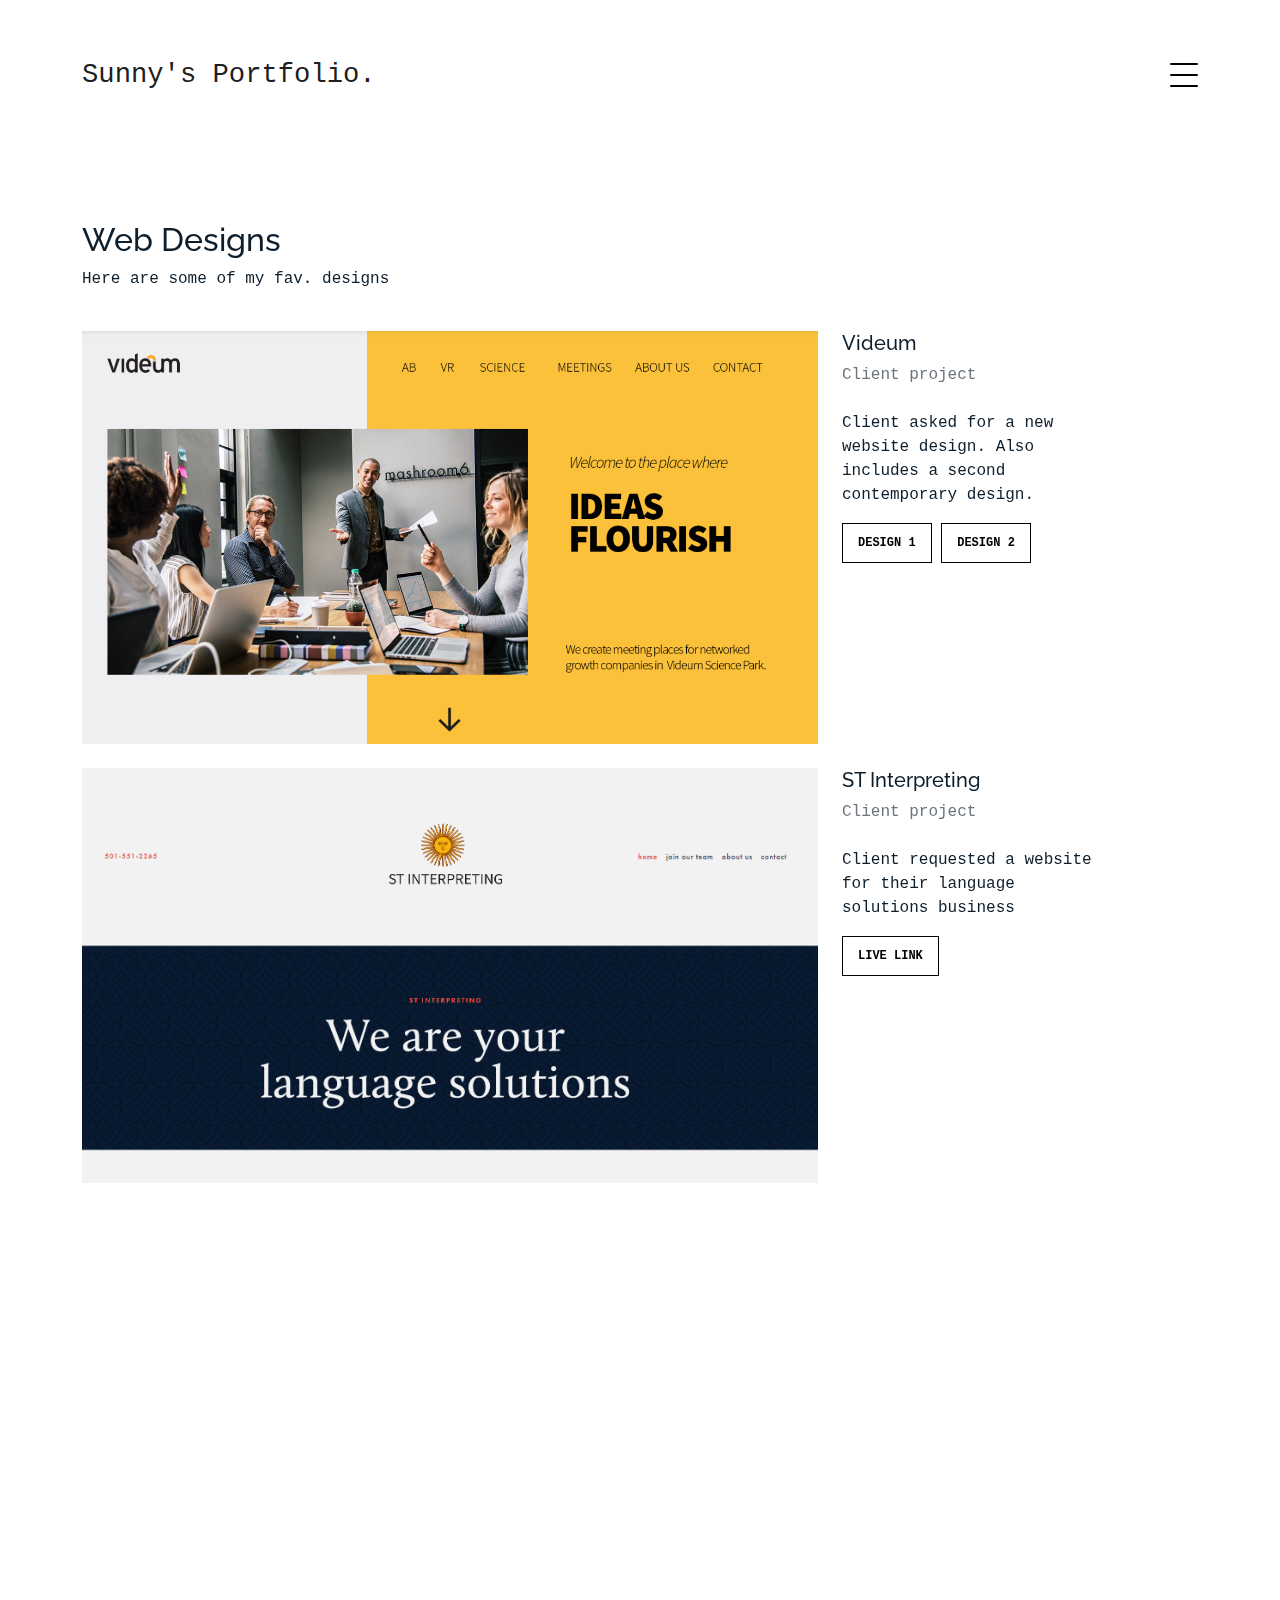
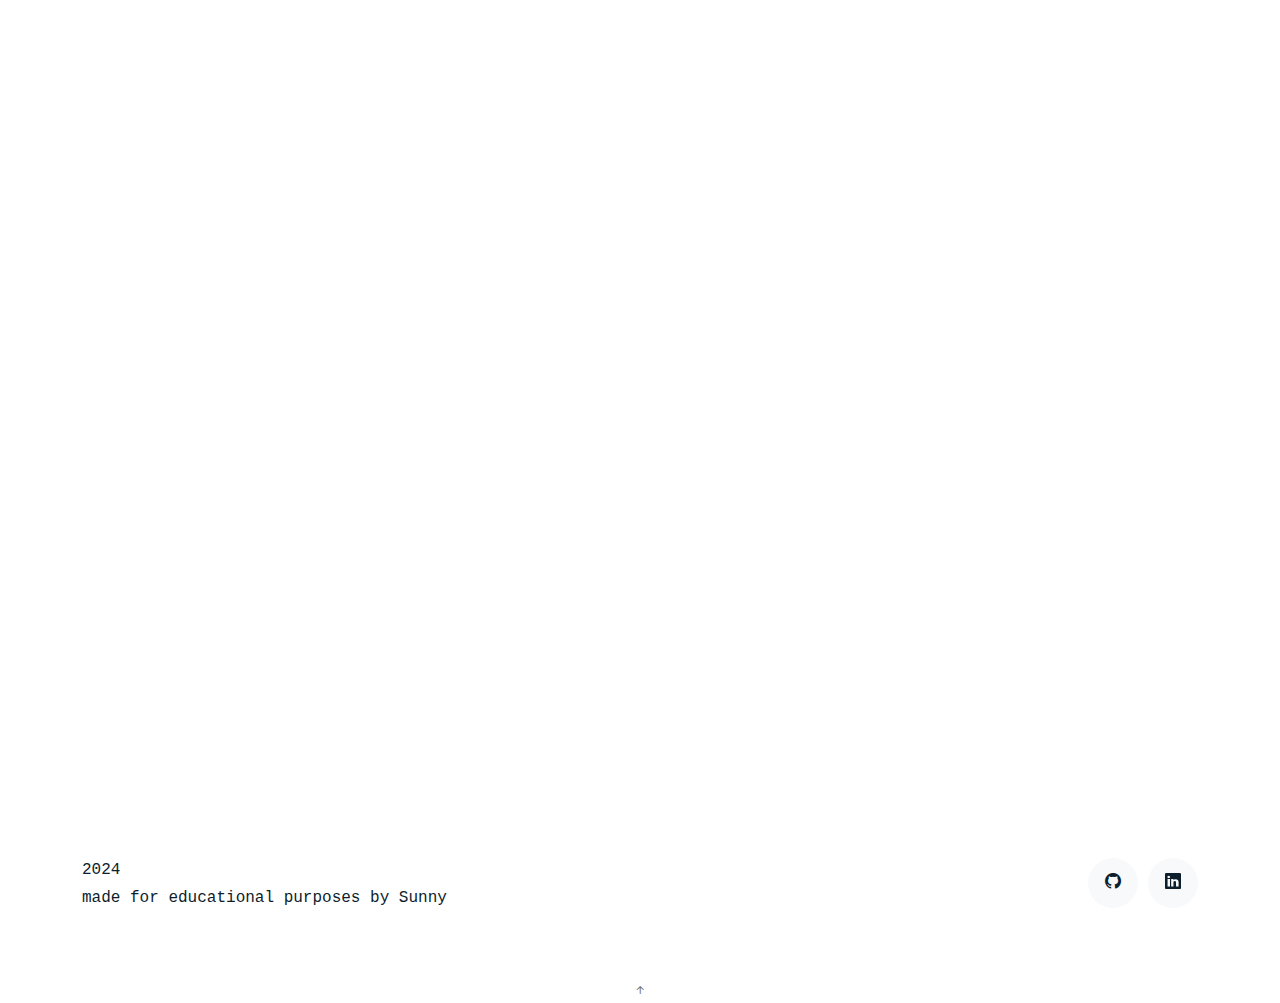
<file: web-designs.html>
<!DOCTYPE html>
<html lang="en">

<head>
    <meta charset="utf-8">
    <meta content="width=device-width, initial-scale=1.0" name="viewport">

    <title>Sunny Singh's Portfolio</title>
    <meta content="" name="description">
    <meta content="" name="keywords">

    <!-- Favicons -->
    <link href="assets/img/favicon.png" rel="icon">
    <link href="assets/img/favicon.png" rel="apple-touch-icon">

    <!-- Google Fonts -->
    <link href="https://fonts.googleapis.com/css?family=https://fonts.googleapis.com/css?family=Inconsolata:400,500,600,700|Raleway:400,400i,500,500i,600,600i,700,700i" rel="stylesheet">

    <!-- Vendor CSS Files -->
    <link href="assets/vendor/aos/aos.css" rel="stylesheet">
    <link href="assets/vendor/bootstrap/css/bootstrap.min.css" rel="stylesheet">
    <link href="assets/vendor/bootstrap-icons/bootstrap-icons.css" rel="stylesheet">
    <link href="assets/vendor/swiper/swiper-bundle.min.css" rel="stylesheet">

    <!-- Template Main CSS File -->
    <link href="assets/css/style.css" rel="stylesheet">

    <!-- =======================================================
  * Template Name: MyPortfolio - v4.10.0
  ======================================================== -->
</head>

<body>

    <!-- ======= Navbar ======= -->
    <div class="collapse navbar-collapse custom-navmenu" id="main-navbar">
        <div class="container py-2 py-md-5">
            <div class="row align-items-start">
                <div class="col-md-2">
                    <ul class="custom-menu">
                        <li class="active"><a href="index.html">Home</a></li>
                        <li><a href="about.html">About Me &amp; Contact</a></li>
                        <li><a href="works.html">Works</a></li>
                    </ul>
                </div>
                <div class="col-md-6 d-none d-md-block  mr-auto">
                    <div class="tweet d-flex">
                        <span class="bi bi-linkedin text-white mt-2 mr-3"></span>
                        <div>
                            <p><em>Lets connect!<br> <a target="_blank" href="https://www.linkedin.com/in/sunnyhsingh/">Click here to go to my Linkedin</a></em></p>
                        </div>
                    </div>
                </div>
                <div class="col-md-4 d-none d-md-block">
                    <h3>Hire Me</h3>
                    <p>I'm actively looking for UI/UX related roles<br> <a href="#">sunnysingh9131@gmail.com</a></p>
                </div>
            </div>

        </div>
    </div>

    <nav class="navbar navbar-light custom-navbar">
        <div class="container">
            <a class="navbar-brand" href="index.html">Sunny's Portfolio.</a>
            <a href="#" class="burger" data-bs-toggle="collapse" data-bs-target="#main-navbar">
                <span></span>
            </a>
        </div>
    </nav>

    <main id="main">

       <!-- ======= Section ======= -->
        <section class="section">
            <div class="container">
                <div class="row mb-4 align-items-center">
                    <div class="col-md-6" data-aos="fade-up">
                        <h2>Web Designs</h2>
                        <p>Here are some of my fav. designs</p>
                    </div>
                </div>
            </div>

            <div class="site-section pb-0">
                <div class="container">
                    <div  class="row align-items-stretch">
                        <div class="col-md-8" data-aos="fade-up">
                            <img src="assets/files/Websites/Videum/VideumDesign1.png" alt="Image" class="img-fluid">
                        </div>
                        <div class="col-md-3 ml-auto" data-aos="fade-up" data-aos-delay="100">
                            <div class="sticky-content">
                                <h3 class="h3">Videum</h3>
                                <p class="mb-4"><span class="text-muted">Client project</span></p>
                                <div class="mb-5">
                                    <p>Client asked for a new website design. Also includes a second contemporary design.</p>
                                    <p><a target="_blank" href="assets/files/Websites/Videum/VideumDesign1Process.pdf" class="readmore">Design 1</a> <a target="_blank" href="assets/files/Websites/Videum/VideumDesign2Process.pdf" class="readmore">Design 2</a></p>
                                </div>
                            </div>
                        </div>
                    </div>
                </div>

                <div class="row mb-4 align-items-center">
                    <div class="col-md-6" data-aos="fade-up">

                    </div>
                </div>
                
                <div class="container">
                    <div  class="row align-items-stretch">
                        <div class="col-md-8" data-aos="fade-up">
                            <img src="assets/files/Websites/STIThumbnail.PNG" alt="Image" class="img-fluid">
                        </div>
                        <div class="col-md-3 ml-auto" data-aos="fade-up" data-aos-delay="100">
                            <div class="sticky-content">
                                <h3 class="h3">ST Interpreting</h3>
                                <p class="mb-4"><span class="text-muted">Client project</span></p>
                                <div class="mb-5">
                                    <p>Client requested a website for their language solutions business</p>
                                    <p><a target="_blank" href="https://www.stinterpreting.com/" class="readmore">Live link</a></p>
                                </div>
                            </div>
                        </div>
                    </div>
                </div>

                <div class="row mb-4 align-items-center">
                    <div class="col-md-6" data-aos="fade-up">

                    </div>
                </div>
                
                <div class="container">
                    <div  class="row align-items-stretch">
                        <div class="col-md-8" data-aos="fade-up">
                            <img src="assets/files/Websites/ARCSAThumbnail.PNG" alt="Image" class="img-fluid">
                        </div>
                        <div class="col-md-3 ml-auto" data-aos="fade-up" data-aos-delay="100">
                            <div class="sticky-content">
                                <h3 class="h3">ARCSA</h3>
                                <p class="mb-4"><span class="text-muted">Client project</span></p>
                                <div class="mb-5">
                                    <p>University Senior capstone project. Built a website for a Non profit adult soccer league</p>
                                    <p><a target="_blank" href="https://arcsa.co/" class="readmore">Live link</a></p>
                                </div>
                            </div>
                        </div>
                    </div>
                </div>

                <div class="row mb-4 align-items-center">
                    <div class="col-md-6" data-aos="fade-up">

                    </div>
                </div>
                
                <div class="container">
                    <div  class="row align-items-stretch">
                        <div class="col-md-8" data-aos="fade-up">
                            <img src="assets/files/Websites/APSSThumbnail.PNG" alt="Image" class="img-fluid">
                        </div>
                        <div class="col-md-3 ml-auto" data-aos="fade-up" data-aos-delay="100">
                            <div class="sticky-content">
                                <h3 class="h3">Arkansas Primary Source Set</h3>
                                <p class="mb-4"><span class="text-muted">Client project</span></p>
                                <div class="mb-5">
                                    <p>Funded by US library of congress. Created a taxonomy and organization method. In collaboration with Little Rock Center for Culture and History</p>
                                    <p><a target="_blank" href="https://ualrexhibits.org/primarysources/" class="readmore">Live link</a></p>
                                </div>
                            </div>
                        </div>
                    </div>
                </div>

                <div class="row mb-4 align-items-center">
                    <div class="col-md-6" data-aos="fade-up">

                    </div>
                </div>
                
                
                <div class="container">
                    <div  class="row align-items-stretch">
                        <div class="col-md-8" data-aos="fade-up">
                            <img src="assets/files/Websites/HornetEng.jpg" alt="Image" class="img-fluid">
                        </div>
                        <div class="col-md-3 ml-auto" data-aos="fade-up" data-aos-delay="100">
                            <div class="sticky-content">
                                <h3 class="h3">Hornet Engineering</h3>
                                <p class="mb-4"><span class="text-muted">Client project</span></p>
                                <div class="mb-5">
                                    <p>A high school's engineering program website</p>
                                    <p><a target="_blank" href="https://horneteng.com/" class="readmore">Live link</a></p>
                                </div>
                            </div>
                        </div>
                    </div>
                </div>

                <div class="row mb-4 align-items-center">
                    <div class="col-md-6" data-aos="fade-up">

                    </div>
                </div>
                
                <div class="container">
                    <div  class="row align-items-stretch">
                        <div class="col-md-8" data-aos="fade-up">
                            <img src="assets/files/Websites/CurlingWebsite/CurlingThumbnail.png" alt="Image" class="img-fluid">
                        </div>
                        <div class="col-md-3 ml-auto" data-aos="fade-up" data-aos-delay="100">
                            <div class="sticky-content">
                                <h3 class="h3">Sweden's Curling Team</h3>
                                <p class="mb-4"><span class="text-muted">Classroom project</span></p>
                                <div class="mb-5">
                                    <p>Prompt: Create a website for Sweden's curling team</p>
                                    <p><a target="_blank" href="assets/files/Websites/CurlingWebsite/WebMockUp_Curling.pdf" class="readmore">Process</a> <a target="_blank" href="assets/files/Websites/CurlingWebsite/A1Report.pdf" class="readmore">Report</a></p>
                                </div>
                            </div>
                        </div>
                    </div>
                </div>

                <div class="row mb-4 align-items-center">
                    <div class="col-md-6" data-aos="fade-up">

                    </div>
                </div>
                
                <div class="container">
                    <div  class="row align-items-stretch">
                        <div class="col-md-8" data-aos="fade-up">
                            <img src="assets/files/Websites/HydroPlanet.PNG" alt="Image" class="img-fluid">
                        </div>
                        <div class="col-md-3 ml-auto" data-aos="fade-up" data-aos-delay="100">
                            <div class="sticky-content">
                                <h3 class="h3">Hydro Planet</h3>
                                <p class="mb-4"><span class="text-muted">Hackathon project</span></p>
                                <div class="mb-5">
                                    <p>Used microcontrollers to create a hydroponic system monitoring website. Our team won one of the prizes for it.</p>
                                    <p><a target="_blank" href="https://sunnyengineer.github.io/BrickHousePizza/" class="readmore">Live link</a> <a target="_blank" href="https://devpost.com/software/hydroplanet-2y1dk7" class="readmore">Devpost</a></p>

                                </div>
                            </div>
                        </div>
                    </div>
                </div>

                <div class="row mb-4 align-items-center">
                    <div class="col-md-6" data-aos="fade-up">

                    </div>
                </div>
                
                <div class="container">
                    <div  class="row align-items-stretch">
                        <div class="col-md-8" data-aos="fade-up">
                            <img src="assets/files/Websites/SimpleLandingPageResumeThumbnail.PNG" alt="Image" class="img-fluid">
                        </div>
                        <div class="col-md-3 ml-auto" data-aos="fade-up" data-aos-delay="100">
                            <div class="sticky-content">
                                <h3 class="h3">Simple Landing Page resume</h3>
                                <p class="mb-4"><span class="text-muted">Classroom project</span></p>
                                <div class="mb-5">
                                    <p>Created a simple landing page resume with light JS scripting</p>
                                    <p><a target="_blank" href="https://sunnyengineer.github.io/SimpleLandingPage/" class="readmore">Live link</a></p>

                                </div>
                            </div>
                        </div>
                    </div>
                </div>

                <div class="row mb-4 align-items-center">
                    <div class="col-md-6" data-aos="fade-up">

                    </div>
                </div>
                
                <div class="container">
                    <div  class="row align-items-stretch">
                        <div class="col-md-8" data-aos="fade-up">
                            <img src="assets/files/Websites/brickHouseThumbnail.PNG" alt="Image" class="img-fluid">
                        </div>
                        <div class="col-md-3 ml-auto" data-aos="fade-up" data-aos-delay="100">
                            <div class="sticky-content">
                                <h3 class="h3">Brick house</h3>
                                <p class="mb-4"><span class="text-muted">Classroom project</span></p>
                                <div class="mb-5">
                                    <p>Prompt: Create a website for the University's newest restaurant</p>
                                    <p><a target="_blank" href="https://sunnyengineer.github.io/BrickHousePizza/" class="readmore">Live link</a> <a target="_blank" href="assets/files/Websites/BrickHouseWireframe.PNG" class="readmore">Wireframe</a></p>

                                </div>
                            </div>
                        </div>
                    </div>
                </div>

                <div class="row mb-4 align-items-center">
                    <div class="col-md-6" data-aos="fade-up">

                    </div>
                </div>
                
                <div class="container">
                    <div  class="row align-items-stretch">
                        <div class="col-md-8" data-aos="fade-up">
                            <img src="assets/files/Websites/digitalResumeThumbnail.PNG" alt="Image" class="img-fluid">
                        </div>
                        <div class="col-md-3 ml-auto" data-aos="fade-up" data-aos-delay="100">
                            <div class="sticky-content">
                                <h3 class="h3">Digital Resume</h3>
                                <p class="mb-4"><span class="text-muted">Classroom project</span></p>
                                <div class="mb-5">
                                    <p>Prompt: Create a digital resume using microdata</p>
                                    <p><a target="_blank" href="https://sunnyengineer.github.io/mobileResume/" class="readmore">Live link</a></p>

                                </div>
                            </div>
                        </div>
                    </div>
                </div>

                <div class="row mb-4 align-items-center">
                    <div class="col-md-6" data-aos="fade-up">

                    </div>
                </div>
                
                <div class="container">
                    <div  class="row align-items-stretch">
                        <div class="col-md-8" data-aos="fade-up">
                            <img src="assets/files/Websites/TajMahalThumbnail.PNG" alt="Image" class="img-fluid">
                        </div>
                        <div class="col-md-3 ml-auto" data-aos="fade-up" data-aos-delay="100">
                            <div class="sticky-content">
                                <h3 class="h3">Taj Mahal</h3>
                                <p class="mb-4"><span class="text-muted">Classroom project</span></p>
                                <div class="mb-5">
                                    <p>Prompt: Create a restaurant for a local business website</p>
                                    <p><a target="_blank" href="https://sunnyengineer.github.io/TajMahalRestaurant/" class="readmore">Live link</a></p>

                                </div>
                            </div>
                        </div>
                    </div>
                </div>

                <div class="row mb-4 align-items-center">
                    <div class="col-md-6" data-aos="fade-up">

                    </div>
                </div>

                <div class="container">
                    <div  class="row align-items-stretch">
                        <div class="col-md-8" data-aos="fade-up">
                            <img src="assets/files/Websites/PineDesign.PNG" alt="Image" class="img-fluid">
                        </div>
                        <div class="col-md-3 ml-auto" data-aos="fade-up" data-aos-delay="100">
                            <div class="sticky-content">
                                <h3 class="h3">Pine Designs</h3>
                                <p class="mb-4"><span class="text-muted">Classroom project</span></p>
                                <div class="mb-5">
                                    <p>Prompt: Create a web dev company website</p>
                                    <p><a target="_blank" href="https://sunnysinghualr.wixsite.com/pinedesign" class="readmore">Live link</a></p>

                                </div>
                            </div>
                        </div>
                    </div>
                </div>

                <div class="row mb-4 align-items-center">
                    <div class="col-md-6" data-aos="fade-up">

                    </div>
                </div>

                
                <div class="container">
                    <div  class="row align-items-stretch">
                        <div class="col-md-8" data-aos="fade-up">
                            <img src="assets/files/Websites/KssBistroThumbnail.PNG" alt="Image" class="img-fluid">
                        </div>
                        <div class="col-md-3 ml-auto" data-aos="fade-up" data-aos-delay="100">
                            <div class="sticky-content">
                                <h3 class="h3">KSS Bistro</h3>
                                <p class="mb-4"><span class="text-muted">Classroom project</span></p>
                                <div class="mb-5">
                                    <p>Prompt: Create a restaurant website for FBLA competition</p>
                                    <p><a target="_blank" href="http://913166452.wixsite.com/kssbistro" class="readmore">Live link</a></p>

                                </div>
                            </div>
                        </div>
                    </div>
                </div>

                <div class="row mb-4 align-items-center">
                    <div class="col-md-6" data-aos="fade-up">

                    </div>
                </div>

                <div class="container">
                    <div  class="row align-items-stretch">
                        <div class="col-md-8" data-aos="fade-up">
                            <img src="assets/files/Websites/CycleFitnessThumbnail.PNG" alt="Image" class="img-fluid">
                        </div>
                        <div class="col-md-3 ml-auto" data-aos="fade-up" data-aos-delay="100">
                            <div class="sticky-content">
                                <h3 class="h3">Cycle Fitness</h3>
                                <p class="mb-4"><span class="text-muted">Classroom project</span></p>
                                <div class="mb-5">
                                    <p>Prompt: Create a cycle shop website for FBLA competition</p>
                                    <p><a target="_blank" href="http://913166452.wixsite.com/cyclefitness" class="readmore">Live link</a></p>

                                </div>
                            </div>
                        </div>
                    </div>
                </div>

                <div class="row mb-4 align-items-center">
                    <div class="col-md-6" data-aos="fade-up">

                    </div>
                </div>




            </div>
        </section>


    </main><!-- End #main -->

    <!-- ======= Footer ======= -->
    <footer class="footer" role="contentinfo">
        <div class="container">
            <div class="row">
                <div class="col-sm-6">
                    <p class="mb-1">2024</p>
                    <!--
            I used a bootstrap setup from https://bootstrapmade.com/buy/?theme=MyPortfolio
          -->
                    made for educational purposes by Sunny

                </div>
                <div class="col-sm-6 social text-md-end">
                    <a target="_blank" href="https://github.com/sunnyengineer/"><span class="bi bi-github"></span></a>
                    <a target="_blank" href="https://www.linkedin.com/in/sunnyhsingh/"><span class="bi bi-linkedin"></span></a>
                </div>
            </div>
        </div>
    </footer>

    <a href="#" class="back-to-top d-flex align-items-center justify-content-center"><i class="bi bi-arrow-up-short"></i></a>

    <!-- Vendor JS Files -->
    <script src="assets/vendor/aos/aos.js"></script>
    <script src="assets/vendor/bootstrap/js/bootstrap.bundle.min.js"></script>
    <script src="assets/vendor/isotope-layout/isotope.pkgd.min.js"></script>
    <script src="assets/vendor/swiper/swiper-bundle.min.js"></script>
    <script src="assets/vendor/php-email-form/validate.js"></script>

    <!-- Template Main JS File -->
    <script src="assets/js/main.js"></script>

</body></html>
</file>
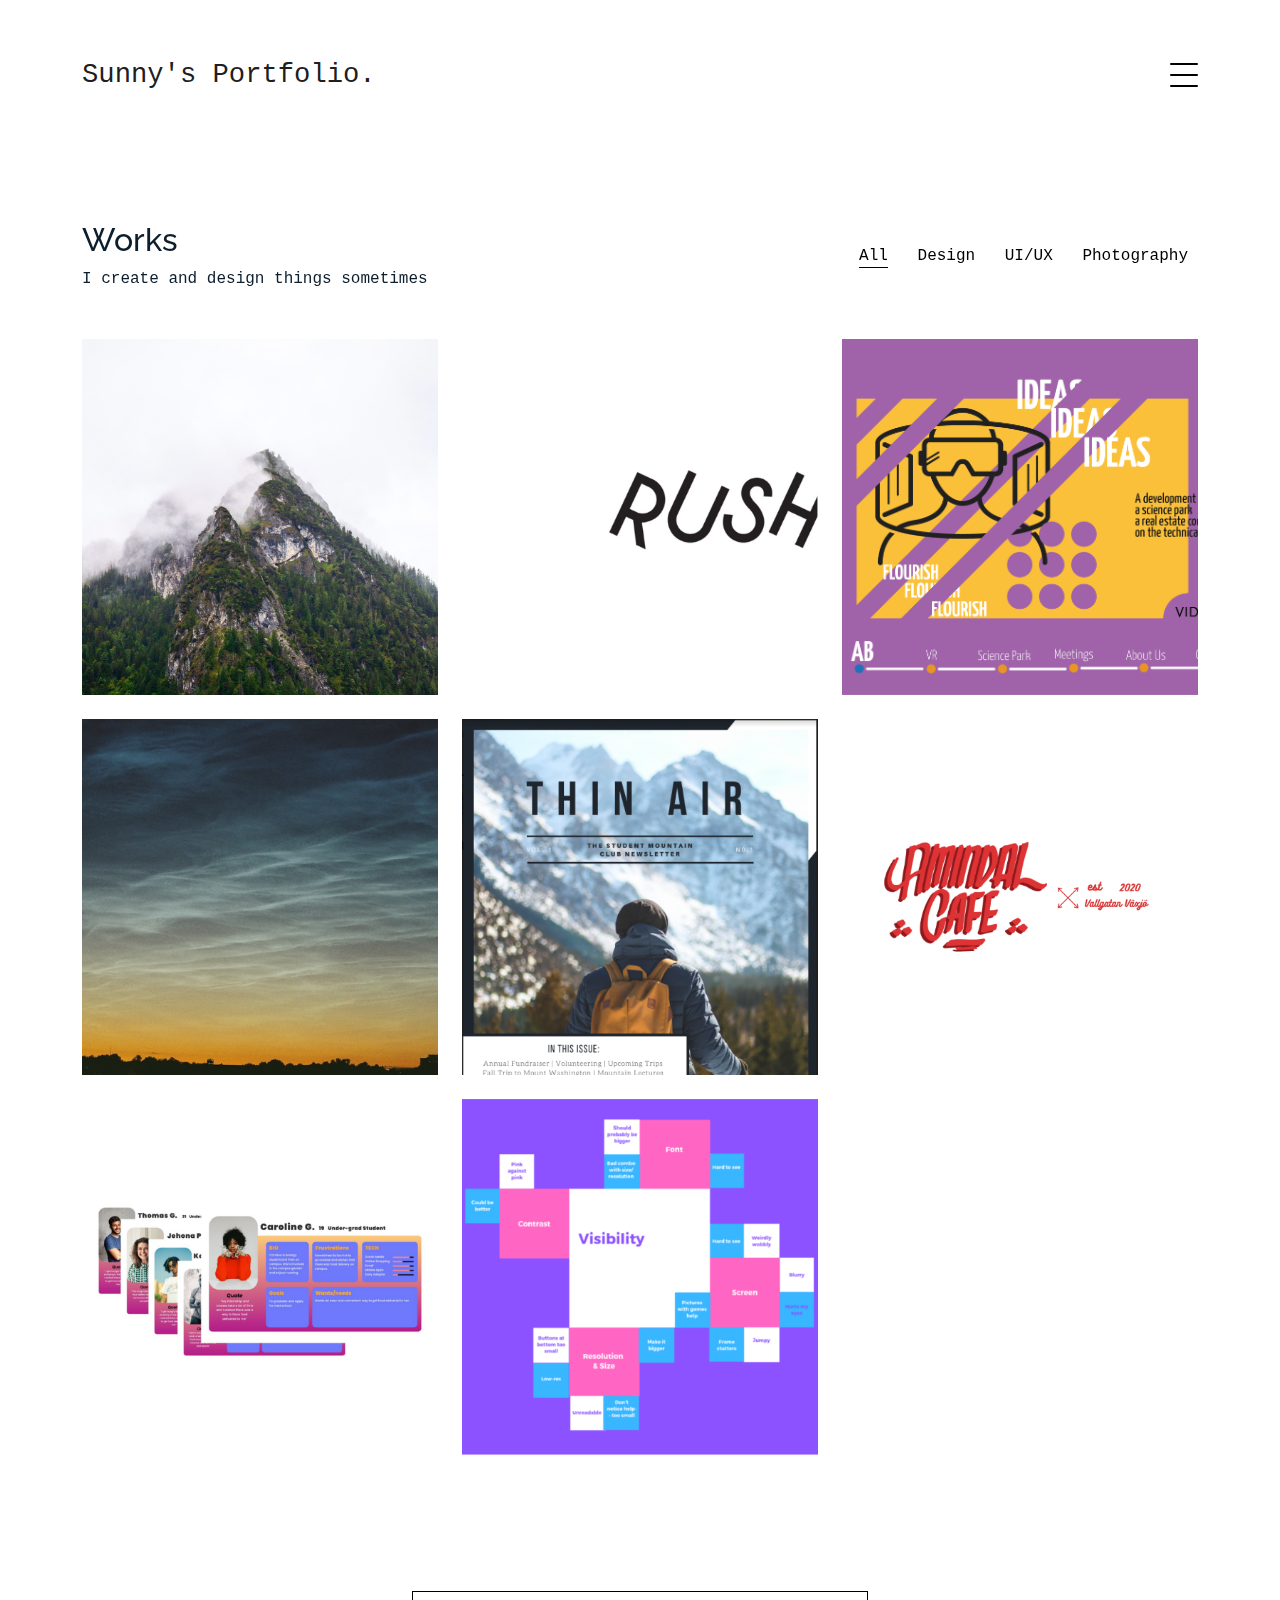
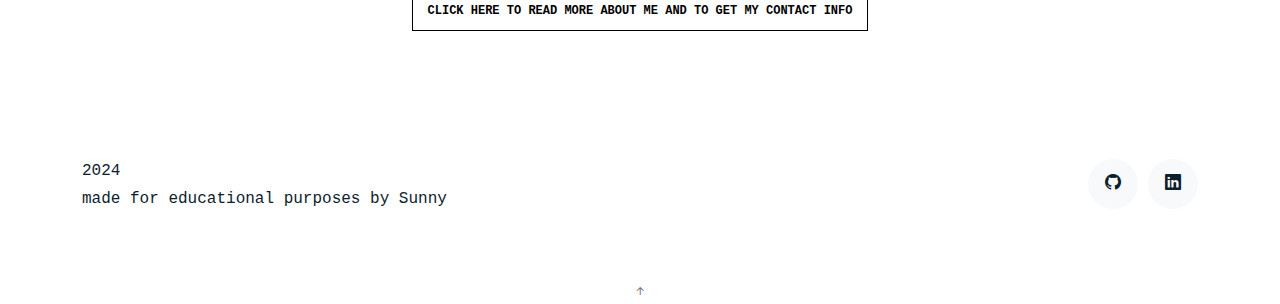
<file: works.html>
<!DOCTYPE html>
<html lang="en">

<head>
    <meta charset="utf-8">
    <meta content="width=device-width, initial-scale=1.0" name="viewport">

    <title>Sunny Singh's Portfolio</title>
    <meta content="" name="description">
    <meta content="" name="keywords">

    <!-- Favicons -->
    <link href="assets/img/favicon.png" rel="icon">
    <link href="assets/img/favicon.png" rel="apple-touch-icon">

    <!-- Google Fonts -->
    <link href="https://fonts.googleapis.com/css?family=https://fonts.googleapis.com/css?family=Inconsolata:400,500,600,700|Raleway:400,400i,500,500i,600,600i,700,700i" rel="stylesheet">

    <!-- Vendor CSS Files -->
    <link href="assets/vendor/aos/aos.css" rel="stylesheet">
    <link href="assets/vendor/bootstrap/css/bootstrap.min.css" rel="stylesheet">
    <link href="assets/vendor/bootstrap-icons/bootstrap-icons.css" rel="stylesheet">
    <link href="assets/vendor/swiper/swiper-bundle.min.css" rel="stylesheet">

    <!-- Template Main CSS File -->
    <link href="assets/css/style.css" rel="stylesheet">

    <!-- =======================================================
  * Template Name: MyPortfolio - v4.10.0
  ======================================================== -->
</head>

<body>

    <!-- ======= Navbar ======= -->
    <div class="collapse navbar-collapse custom-navmenu" id="main-navbar">
        <div class="container py-2 py-md-5">
            <div class="row align-items-start">
                <div class="col-md-2">
                    <ul class="custom-menu">
                        <li class="active"><a href="index.html">Home</a></li>
                        <li><a href="about.html">About Me &amp; Contact</a></li>
                        <li><a href="works.html">Works</a></li>
                    </ul>
                </div>
                <div class="col-md-6 d-none d-md-block  mr-auto">
                    <div class="tweet d-flex">
                        <span class="bi bi-linkedin text-white mt-2 mr-3"></span>
                        <div>
                            <p><em>Lets connect!<br> <a target="_blank" href="https://www.linkedin.com/in/sunnyhsingh/">Click here to go to my Linkedin</a></em></p>
                        </div>
                    </div>
                </div>
                <div class="col-md-4 d-none d-md-block">
                    <h3>Hire Me</h3>
                    <p>I'm actively looking for UI/UX related roles<br> <a href="#">sunnysingh9131@gmail.com</a></p>
                </div>
            </div>

        </div>
    </div>

    <nav class="navbar navbar-light custom-navbar">
        <div class="container">
            <a class="navbar-brand" href="index.html">Sunny's Portfolio.</a>
            <a href="#" class="burger" data-bs-toggle="collapse" data-bs-target="#main-navbar">
                <span></span>
            </a>
        </div>
    </nav>

    <main id="main">


        <!-- ======= Works Section ======= -->
        <section class="section site-portfolio">
            <div class="container">
                <div class="row mb-5 align-items-center">
                    <div class="col-md-12 col-lg-6 mb-4 mb-lg-0" data-aos="fade-up">
                        <h2>Works</h2>
                        <p class="mb-0">I create and design things sometimes</p>
                    </div>
                    <div class="col-md-12 col-lg-6 text-start text-lg-end" data-aos="fade-up" data-aos-delay="100">
                        <div id="filters" class="filters">
                            <a href="#" data-filter="*" class="active">All</a>
                            <a href="#" data-filter=".design">Design</a>
                            <a href="#" data-filter=".uiux">UI/UX</a>
                            <a href="#" data-filter=".photography">Photography</a>
                        </div>
                    </div>
                </div>
                <div id="portfolio-grid" class="row no-gutter" data-aos="fade-up" data-aos-delay="200">
                    <div class="item photography col-sm-6 col-md-4 col-lg-4 mb-4">
                        <a href="photography-dslr.html" class="item-wrap fancybox">
                            <div class="work-info">
                                <h3>DSLR</h3>
                                <span>Photography</span>
                            </div>
                            <img class="img-fluid" src="assets/img/DSLR.png">
                        </a>
                    </div>
                    <div class="item design col-sm-6 col-md-4 col-lg-4 mb-4">
                        <a href="typography.html" class="item-wrap fancybox">
                            <div class="work-info">
                                <h3>Typography</h3>
                                <span>Design</span>
                            </div>
                            <img class="img-fluid" src="assets/img/TypographyEx.png">
                        </a>
                    </div>
                     <div class="item design col-sm-6 col-md-4 col-lg-4 mb-4">
                        <a href="web-designs.html" class="item-wrap fancybox">
                            <div class="work-info">
                                <h3>Web Designs</h3>
                                <span>Design</span>
                            </div>
                            <img class="img-fluid" src="assets/img/WebDesignThumbnail.png">
                        </a>
                    </div>
                    <div class="item photography col-sm-6 col-md-4 col-lg-4 mb-4">
                        <a href="photography-35mm.html" class="item-wrap fancybox">
                            <div class="work-info">
                                <h3>35 MM</h3>
                                <span>Photography</span>
                            </div>
                            <img class="img-fluid" src="assets/img/35mm.png">
                        </a>
                    </div>
                    <div class="item design col-sm-6 col-md-4 col-lg-4 mb-4">
                        <a href="document-design.html" class="item-wrap fancybox">
                            <div class="work-info">
                                <h3>Document Design</h3>
                                <span>Design</span>
                            </div>
                            <img class="img-fluid" src="assets/img/DocDesignEx.png">
                        </a>
                    </div>
                    <div class="item design col-sm-6 col-md-4 col-lg-4 mb-4">
                        <a href="logo-design.html" class="item-wrap fancybox">
                            <div class="work-info">
                                <h3>Logo Design</h3>
                                <span>Design</span>
                            </div>
                            <img class="img-fluid" src="assets/img/logoExample.png">
                        </a>
                    </div>
                    <div class="item uiux col-sm-6 col-md-4 col-lg-4 mb-4">
                        <a href="uiux.html" class="item-wrap fancybox">
                            <div class="work-info">
                                <h3>Case Study</h3>
                                <span>UI/UX</span>
                            </div>
                            <img class="img-fluid" src="assets/img/CaseStudy.png">
                        </a>
                    </div>
                    <div class="item uiux col-sm-6 col-md-4 col-lg-4 mb-4">
                        <a href="uiux.html" class="item-wrap fancybox">
                            <div class="work-info">
                                <h3>Usability Test</h3>
                                <span>UI/UX</span>
                            </div>
                            <img class="img-fluid" src="assets/img/UsabilityTest.png">
                        </a>
                    </div>
                </div>
            </div>

        </section><!-- End  Works Section -->

        

        <section class="section pt-0">
            <div class="text-center">
                <p><a target="_blank" href="/about.html" class="readmore">Click here to read more about me and to get my
                        contact info</a></p>
            </div>
        </section>
    </main><!-- End #main -->

    <!-- ======= Footer ======= -->
    <footer class="footer" role="contentinfo">
        <div class="container">
            <div class="row">
                <div class="col-sm-6">
                    <p class="mb-1">2024</p>
                    <!--
            I used a bootstrap setup from https://bootstrapmade.com/buy/?theme=MyPortfolio
          -->
                    made for educational purposes by Sunny

                </div>
                <div class="col-sm-6 social text-md-end">
                    <a target="_blank" href="https://github.com/sunnyengineer/"><span class="bi bi-github"></span></a>
                    <a target="_blank" href="https://www.linkedin.com/in/sunnyhsingh/"><span
                            class="bi bi-linkedin"></span></a>
                </div>
            </div>
        </div>
    </footer>

    <a href="#" class="back-to-top d-flex align-items-center justify-content-center"><i
            class="bi bi-arrow-up-short"></i></a>

    <!-- Vendor JS Files -->
    <script src="assets/vendor/aos/aos.js"></script>
    <script src="assets/vendor/bootstrap/js/bootstrap.bundle.min.js"></script>
    <script src="assets/vendor/isotope-layout/isotope.pkgd.min.js"></script>
    <script src="assets/vendor/swiper/swiper-bundle.min.js"></script>
    <script src="assets/vendor/php-email-form/validate.js"></script>

    <!-- Template Main JS File -->
    <script src="assets/js/main.js"></script>

</body>

</html>
</file>
<file: assets/css/style.css>
/**
* Template Name: MyPortfolio - v4.10.0
* Template URL: https://bootstrapmade.com/myportfolio-bootstrap-portfolio-website-template/
* Author: BootstrapMade.com
* License: https://bootstrapmade.com/license/
*/

/*--------------------------------------------------------------
# General
--------------------------------------------------------------*/
body {
  font-family: "Inconsolata", monospace;
  color: #0d1e2d;
}

a {
  color: #777;
  text-decoration: none;
}

a:hover {
  color: #000;
}

h1,
h2,
h3,
h4,
h5,
h6,
.font-heading {
  font-family: "Raleway", sans-serif;
}

.section {
  padding: 7rem 0;
}

#clientSection {
        -webkit-filter: grayscale(100%);
       -moz-filter: grayscale(100%);
         -o-filter: grayscale(100%);
        -ms-filter: grayscale(100%);
            filter: grayscale(100%);
            transition: filter .23s ease-in-out;
}

#clientSection:hover {
        -webkit-filter: grayscale(0%);
       -moz-filter: grayscale(0%);
         -o-filter: grayscale(0%);
        -ms-filter: grayscale(0%);
            filter: grayscale(0%);
}

.filters a {
  text-decoration: none;
  color: #000;
  display: inline-block;
  padding-left: 10px;
  padding-right: 10px;
  position: relative;
}

.filters a:hover,
.filters a:focus,
.filters a:active {
  text-decoration: none;
}

.filters a:hover:before {
  content: "";
  position: absolute;
  left: 10px;
  right: 10px;
  bottom: 0;
  height: 1px;
  background-color: #000;
}

.filters a.active {
  color: #000;
}

.filters a.active:before {
  content: "";
  position: absolute;
  left: 10px;
  right: 10px;
  bottom: 0;
  height: 1px;
  background-color: #000;
}

.item {
  border: none;
  margin-bottom: 30px;
}

.item .item-wrap {
  display: block;
  position: relative;
  overflow: hidden;
}

.item .item-wrap:after {
  z-index: 2;
  position: absolute;
  content: "";
  top: 0;
  left: 0;
  right: 0;
  bottom: 0;
  background: rgba(0, 0, 0, 0.4);
  visibility: hidden;
  opacity: 0;
  transition: 0.3s all ease-in-out;
}

.item .item-wrap img {
  transition: 0.3s transform ease;
  transform: scale(1);
}

.item .item-wrap>.work-info {
  position: absolute;
  top: 50%;
  width: 100%;
  text-align: center;
  z-index: 3;
  transform: translateY(-50%);
  color: #fff;
  opacity: 0;
  visibility: hidden;
  margin-top: 20px;
  transition: 0.3s all ease;
}

.item .item-wrap>.work-info h3 {
  font-size: 20px;
  margin-bottom: 0;
}

.item .item-wrap>.work-info span {
  font-size: 14px;
  text-transform: uppercase;
  letter-spacing: 0.2rem;
}

.item .item-wrap:hover {
  text-decoration: none;
}

.item .item-wrap:hover img {
  transform: scale(1.05);
}

.item .item-wrap:hover:after {
  opacity: 1;
  visibility: visible;
}

.item .item-wrap:hover .work-info {
  margin-top: 0px;
  opacity: 1;
  visibility: visible;
}

.testimonial-wrap {
  padding: 50px 50px 80px 50px;
  background: #eceff2;
}

.testimonial-wrap .testimonial {
  text-align: center;
  max-width: 500px;
  margin: 0 auto;
}

.testimonial-wrap .testimonial img {
  border-radius: 50%;
  width: 120px;
  margin: 0 auto 30px auto;
}

.testimonial-wrap .testimonial blockquote p {
  font-size: 20px;
}

.h3 {
  font-size: 20px;
}

.h4 {
  font-size: 16px;
}

.heading {
  font-size: 28px;
}

.readmore {
  display: inline-block;
  border: 1px solid #000;
  padding: 10px 15px;
  font-size: 12px;
  text-transform: uppercase;
  color: #000;
  transition: 0.2s all ease;
  font-weight: 700;
}

.readmore:active,
.readmore:focus,
.readmore:hover {
  outline: none;
}

.readmore:hover {
  color: #fff;
  text-decoration: none;
  background: #000;
}

.testimonials-slider .swiper-pagination {
  margin-top: -60px;
  position: relative;
}

.testimonials-slider .swiper-pagination .swiper-pagination-bullet {
  width: 12px;
  height: 12px;
  background-color: rgba(13, 30, 45, 0.3);
  opacity: 1;
}

.testimonials-slider .swiper-pagination .swiper-pagination-bullet-active {
  background-color: rgba(13, 30, 45, 0.6);
}

.sticky-content {
  position: sticky;
  position: -webkit-sticky;
  top: 0;
  /* required */
}

.list-line li {
  margin-bottom: 10px;
  position: relative;
  padding-left: 30px;
}

.list-line li:before {
  content: "";
  position: absolute;
  left: 0;
  top: 0.7rem;
  width: 10px;
  height: 2px;
  background: #000;
}

.form-control {
  border-radius: 0;
  background: #f8f9fa;
  border: 1px solid transparent;
  padding-top: 10px !important;
  padding-bottom: 10px !important;
}

.form-control:active,
.form-control:focus {
  background: #eff1f4;
  outline: none;
  box-shadow: none;
  border: 1px solid transparent;
}

.custom-progress {
  height: 7px;
  border-radius: 0;
}

.custom-progress .progress-bar {
  background: #000;
}

/* Services */
.services i {
  font-size: 40px;
}

.services h4 {
  padding-top: 10px;
}

/* Contact Form */
.php-email-form .error-message {
  display: none;
  color: #fff;
  background: #ed3c0d;
  text-align: left;
  padding: 15px;
  font-weight: 600;
}

.php-email-form .error-message br+br {
  margin-top: 25px;
}

.php-email-form .sent-message {
  display: none;
  color: #fff;
  background: #18d26e;
  text-align: center;
  padding: 15px;
  font-weight: 600;
}

.php-email-form .loading {
  display: none;
  background: #fff;
  text-align: center;
  padding: 15px;
}

.php-email-form .loading:before {
  content: "";
  display: inline-block;
  border-radius: 50%;
  width: 24px;
  height: 24px;
  margin: 0 10px -6px 0;
  border: 3px solid #18d26e;
  border-top-color: #eee;
  -webkit-animation: animate-loading 1s linear infinite;
  animation: animate-loading 1s linear infinite;
}

@-webkit-keyframes animate-loading {
  0% {
    transform: rotate(0deg);
  }

  100% {
    transform: rotate(360deg);
  }
}

@keyframes animate-loading {
  0% {
    transform: rotate(0deg);
  }

  100% {
    transform: rotate(360deg);
  }
}

/*--------------------------------------------------------------
# Header
--------------------------------------------------------------*/
/* Custom Navmenu */
.custom-navmenu {
  background: #0d1e2d;
}

.custom-navmenu .custom-menu,
.custom-navmenu .custom-menu li {
  padding: 0;
  margin: 0;
  list-style: none;
}

.custom-navmenu .custom-menu li {
  margin-bottom: 0;
  font-size: 20px;
}

.custom-navmenu .custom-menu li a {
  color: #fff;
  padding: 10px 0 !important;
}

.custom-navmenu .custom-menu li a:hover {
  text-decoration: none;
}

.custom-navmenu .custom-menu li.active a {
  text-decoration: underline;
}

.custom-navmenu h3 {
  font-size: 20px;
  color: #fff;
}

.custom-navmenu p {
  color: rgba(255, 255, 255, 0.6);
}

.custom-navmenu a {
  color: rgba(255, 255, 255, 0.7);
}

.custom-navmenu a:hover {
  color: #fff;
}

/* Custom Navbar */
.custom-navbar {
  padding-top: 50px;
  width: 100%;
}

@media (max-width: 780px) {
  .custom-navbar>.container {
    padding-right: 0;
    padding-left: 0;
  }
}

.custom-navbar .navbar-brand {
  font-size: 1.7rem;
}

/* Burger */
.burger {
  width: 28px;
  height: 32px;
  cursor: pointer;
  position: relative;
}

.burger:before,
.burger span,
.burger:after {
  width: 100%;
  height: 2px;
  display: block;
  background: #000;
  border-radius: 2px;
  position: absolute;
  opacity: 1;
}

.burger:before,
.burger:after {
  transition: top 0.35s cubic-bezier(0.23, 1, 0.32, 1), transform 0.35s cubic-bezier(0.23, 1, 0.32, 1), opacity 0.35s cubic-bezier(0.23, 1, 0.32, 1), background-color 1.15s cubic-bezier(0.86, 0, 0.07, 1);
  -webkit-transition: top 0.35s cubic-bezier(0.23, 1, 0.32, 1), -webkit-transform 0.35s cubic-bezier(0.23, 1, 0.32, 1), opacity 0.35s cubic-bezier(0.23, 1, 0.32, 1), background-color 1.15s cubic-bezier(0.86, 0, 0.07, 1);
  content: "";
}

.burger:before {
  top: 4px;
}

.burger span {
  top: 15px;
}

.burger:after {
  top: 26px;
}

/* Hover */
.burger:hover:before {
  top: 7px;
}

.burger:hover:after {
  top: 23px;
}

/* Click */
.burger.active span {
  opacity: 0;
}

.burger.active:before,
.burger.active:after {
  top: 40%;
}

.burger.active:before {
  transform: rotate(45deg);
}

.burger.active:after {
  transform: rotate(-45deg);
}

.burger:focus {
  outline: none;
}

/*--------------------------------------------------------------
# Footer
--------------------------------------------------------------*/
.footer {
  padding: 0 0 4rem 0;
}

.footer a {
  color: #000;
}

.social a {
  display: inline-block;
  width: 50px;
  height: 50px;
  border-radius: 50%;
  background: #f8f9fa;
  position: relative;
  text-align: center;
  color: #0d1e2d;
}

.social a span {
  display: inline-block;
  left: 50%;
  position: absolute;
  top: 50%;
  transform: translate(-50%, -50%);
}

.social a:hover {
  color: #000;
}
</file>
